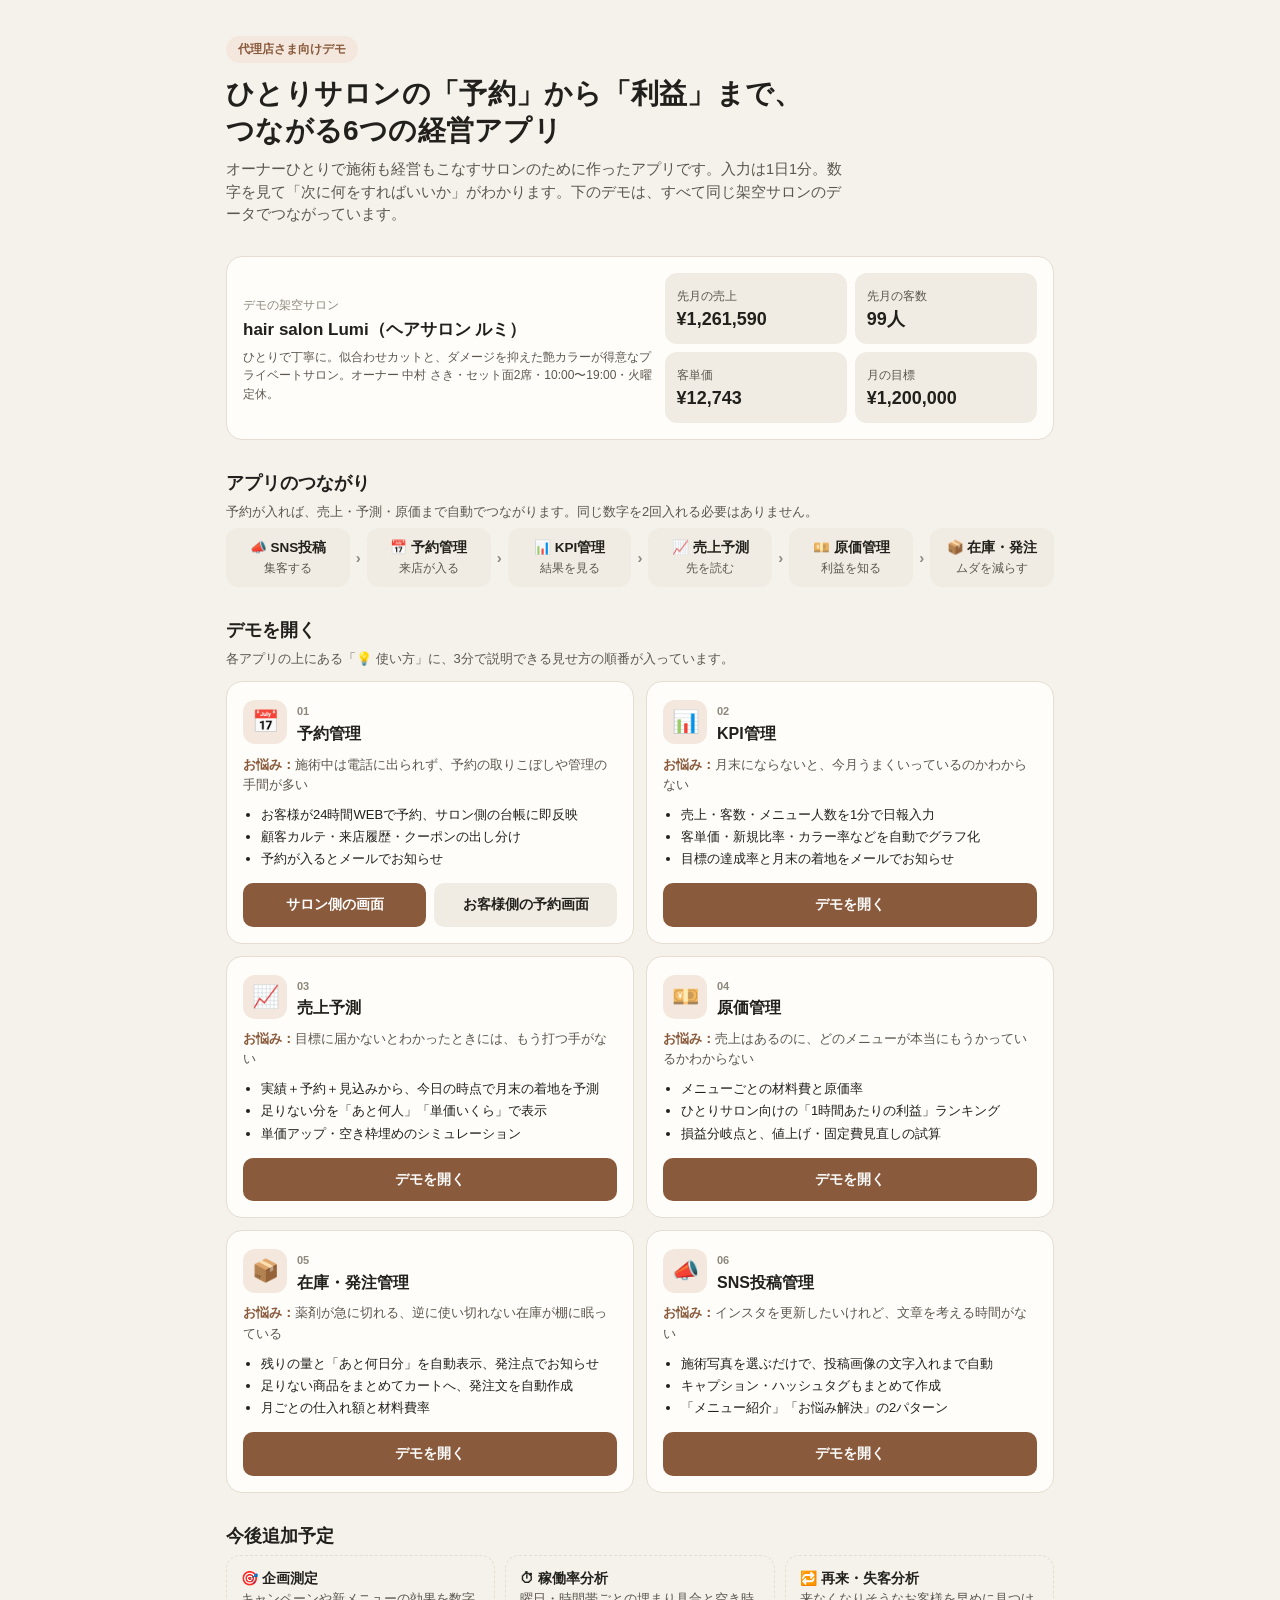
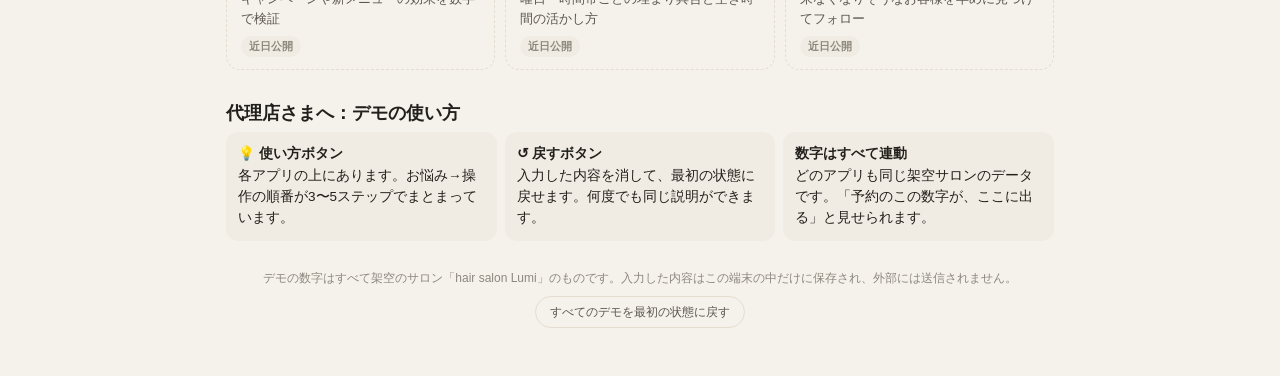
<file: index.html>
<!DOCTYPE html>
<html lang="ja">
<head>
<meta charset="UTF-8">
<meta name="viewport" content="width=device-width, initial-scale=1, viewport-fit=cover">
<title>ひとりサロン経営アプリ｜デモ一覧</title>
<link rel="stylesheet" href="common/app.css">
<style>
.hero{padding:36px 0 18px}
.hero .kicker{display:inline-block;font-size:12px;font-weight:700;color:var(--accent);background:var(--accent-soft);padding:4px 12px;border-radius:999px}
.hero h1{font-size:28px;line-height:1.35;margin:12px 0 8px;letter-spacing:.01em}
.hero p{margin:0;color:var(--text-2);font-size:14.5px;max-width:620px}
.salon{display:grid;grid-template-columns:1fr;gap:12px;align-items:center}
@media(min-width:680px){.salon{grid-template-columns:1.1fr 1fr}}
.salon h2{font-size:17px;margin:2px 0 4px}
.salon .tag{font-size:11.5px;color:var(--muted)}
.salon .stats{display:grid;grid-template-columns:repeat(2,1fr);gap:8px}
.salon .stats div{background:var(--surface-2);border-radius:12px;padding:10px 12px}
.salon .stats b{display:block;font-size:18px;font-variant-numeric:tabular-nums}
.salon .stats span{font-size:11.5px;color:var(--text-2)}
.flow{display:flex;flex-wrap:wrap;align-items:stretch;gap:6px;margin:6px 0 2px}
.flow .st{flex:1 1 110px;background:var(--surface-2);border-radius:12px;padding:10px;text-align:center;font-size:12px;color:var(--text-2)}
.flow .st b{display:block;font-size:13.5px;color:var(--text)}
.flow .ar{align-self:center;color:var(--muted);font-weight:700}
@media(max-width:560px){.flow .ar{display:none}.flow .st{flex:1 1 40%}}
.apps{display:grid;grid-template-columns:1fr;gap:12px;margin-top:12px}
@media(min-width:680px){.apps{grid-template-columns:1fr 1fr}}
.app{background:var(--surface);border:1px solid var(--border);border-radius:16px;padding:16px;display:flex;flex-direction:column;gap:8px}
.app .top{display:flex;align-items:center;gap:10px}
.app .ic{width:44px;height:44px;border-radius:12px;background:var(--accent-soft);display:flex;align-items:center;justify-content:center;font-size:22px;flex:none}
.app .no{font-size:11px;color:var(--muted);font-weight:700}
.app h3{margin:0;font-size:16px}
.app .pain{font-size:13px;color:var(--text-2);margin:0}
.app .pain::before{content:"お悩み：";font-weight:700;color:var(--accent)}
.app ul{margin:0;padding-left:18px;font-size:13px}
.app ul li{margin:2px 0}
.app .acts{display:flex;gap:8px;flex-wrap:wrap;margin-top:auto;padding-top:4px}
.app .acts a{flex:1;text-align:center;text-decoration:none;border-radius:10px;padding:11px 12px;font-weight:700;font-size:14px;background:var(--accent);color:var(--accent-ink)}
.app .acts a.sec{background:var(--surface-2);color:var(--text)}
.soon{display:grid;grid-template-columns:repeat(auto-fit,minmax(200px,1fr));gap:10px}
.soon div{border:1.5px dashed var(--border);border-radius:14px;padding:12px 14px;font-size:13px;color:var(--text-2)}
.soon b{display:block;color:var(--text);font-size:14px}
.soon small{display:inline-block;margin-top:6px;font-size:11px;font-weight:700;color:var(--muted);background:var(--surface-2);padding:2px 8px;border-radius:999px}
.howto{display:grid;grid-template-columns:1fr;gap:8px;font-size:13.5px}
@media(min-width:680px){.howto{grid-template-columns:repeat(3,1fr)}}
.howto div{background:var(--surface-2);border-radius:12px;padding:12px}
.howto b{display:block;margin-bottom:2px}
.sec-title{font-size:18px;margin:30px 0 4px}
.sec-lead{font-size:13px;color:var(--text-2);margin:0 0 6px}
footer{margin-top:28px;font-size:12px;color:var(--muted);text-align:center}
.resetall{background:none;border:1px solid var(--border);border-radius:999px;padding:6px 14px;font-size:12px;color:var(--text-2);cursor:pointer;margin-top:8px}
</style>
</head>
<body>
<script src="common/lumi-data.js"></script>
<div class="wrap">
  <section class="hero">
    <span class="kicker">代理店さま向けデモ</span>
    <h1>ひとりサロンの「予約」から「利益」まで、<br>つながる6つの経営アプリ</h1>
    <p>オーナーひとりで施術も経営もこなすサロンのために作ったアプリです。入力は1日1分。数字を見て「次に何をすればいいか」がわかります。下のデモは、すべて同じ架空サロンのデータでつながっています。</p>
  </section>

  <div class="card">
    <div class="salon">
      <div>
        <span class="tag">デモの架空サロン</span>
        <h2 id="sName"></h2>
        <p class="hint" id="sDesc" style="margin:0"></p>
      </div>
      <div class="stats" id="sStats"></div>
    </div>
  </div>

  <h2 class="sec-title">アプリのつながり</h2>
  <p class="sec-lead">予約が入れば、売上・予測・原価まで自動でつながります。同じ数字を2回入れる必要はありません。</p>
  <div class="flow">
    <div class="st"><b>📣 SNS投稿</b>集客する</div><span class="ar">›</span>
    <div class="st"><b>📅 予約管理</b>来店が入る</div><span class="ar">›</span>
    <div class="st"><b>📊 KPI管理</b>結果を見る</div><span class="ar">›</span>
    <div class="st"><b>📈 売上予測</b>先を読む</div><span class="ar">›</span>
    <div class="st"><b>💴 原価管理</b>利益を知る</div><span class="ar">›</span>
    <div class="st"><b>📦 在庫・発注</b>ムダを減らす</div>
  </div>

  <h2 class="sec-title">デモを開く</h2>
  <p class="sec-lead">各アプリの上にある「💡 使い方」に、3分で説明できる見せ方の順番が入っています。</p>
  <div class="apps">
    <div class="app">
      <div class="top"><span class="ic">📅</span><div><span class="no">01</span><h3>予約管理</h3></div></div>
      <p class="pain">施術中は電話に出られず、予約の取りこぼしや管理の手間が多い</p>
      <ul><li>お客様が24時間WEBで予約、サロン側の台帳に即反映</li><li>顧客カルテ・来店履歴・クーポンの出し分け</li><li>予約が入るとメールでお知らせ</li></ul>
      <div class="acts"><a href="yoyaku/admin.html">サロン側の画面</a><a class="sec" href="yoyaku/index.html">お客様側の予約画面</a></div>
    </div>
    <div class="app">
      <div class="top"><span class="ic">📊</span><div><span class="no">02</span><h3>KPI管理</h3></div></div>
      <p class="pain">月末にならないと、今月うまくいっているのかわからない</p>
      <ul><li>売上・客数・メニュー人数を1分で日報入力</li><li>客単価・新規比率・カラー率などを自動でグラフ化</li><li>目標の達成率と月末の着地をメールでお知らせ</li></ul>
      <div class="acts"><a href="kpi/index.html">デモを開く</a></div>
    </div>
    <div class="app">
      <div class="top"><span class="ic">📈</span><div><span class="no">03</span><h3>売上予測</h3></div></div>
      <p class="pain">目標に届かないとわかったときには、もう打つ手がない</p>
      <ul><li>実績＋予約＋見込みから、今日の時点で月末の着地を予測</li><li>足りない分を「あと何人」「単価いくら」で表示</li><li>単価アップ・空き枠埋めのシミュレーション</li></ul>
      <div class="acts"><a href="forecast/index.html">デモを開く</a></div>
    </div>
    <div class="app">
      <div class="top"><span class="ic">💴</span><div><span class="no">04</span><h3>原価管理</h3></div></div>
      <p class="pain">売上はあるのに、どのメニューが本当にもうかっているかわからない</p>
      <ul><li>メニューごとの材料費と原価率</li><li>ひとりサロン向けの「1時間あたりの利益」ランキング</li><li>損益分岐点と、値上げ・固定費見直しの試算</li></ul>
      <div class="acts"><a href="cost/index.html">デモを開く</a></div>
    </div>
    <div class="app">
      <div class="top"><span class="ic">📦</span><div><span class="no">05</span><h3>在庫・発注管理</h3></div></div>
      <p class="pain">薬剤が急に切れる、逆に使い切れない在庫が棚に眠っている</p>
      <ul><li>残りの量と「あと何日分」を自動表示、発注点でお知らせ</li><li>足りない商品をまとめてカートへ、発注文を自動作成</li><li>月ごとの仕入れ額と材料費率</li></ul>
      <div class="acts"><a href="stock/index.html">デモを開く</a></div>
    </div>
    <div class="app">
      <div class="top"><span class="ic">📣</span><div><span class="no">06</span><h3>SNS投稿管理</h3></div></div>
      <p class="pain">インスタを更新したいけれど、文章を考える時間がない</p>
      <ul><li>施術写真を選ぶだけで、投稿画像の文字入れまで自動</li><li>キャプション・ハッシュタグもまとめて作成</li><li>「メニュー紹介」「お悩み解決」の2パターン</li></ul>
      <div class="acts"><a href="sns/index.html">デモを開く</a></div>
    </div>
  </div>

  <h2 class="sec-title">今後追加予定</h2>
  <div class="soon">
    <div><b>🎯 企画測定</b>キャンペーンや新メニューの効果を数字で検証<br><small>近日公開</small></div>
    <div><b>⏱ 稼働率分析</b>曜日・時間帯ごとの埋まり具合と空き時間の活かし方<br><small>近日公開</small></div>
    <div><b>🔁 再来・失客分析</b>来なくなりそうなお客様を早めに見つけてフォロー<br><small>近日公開</small></div>
  </div>

  <h2 class="sec-title">代理店さまへ：デモの使い方</h2>
  <div class="howto">
    <div><b>💡 使い方ボタン</b>各アプリの上にあります。お悩み→操作の順番が3〜5ステップでまとまっています。</div>
    <div><b>↺ 戻すボタン</b>入力した内容を消して、最初の状態に戻せます。何度でも同じ説明ができます。</div>
    <div><b>数字はすべて連動</b>どのアプリも同じ架空サロンのデータです。「予約のこの数字が、ここに出る」と見せられます。</div>
  </div>

  <footer>
    デモの数字はすべて架空のサロン「hair salon Lumi」のものです。入力した内容はこの端末の中だけに保存され、外部には送信されません。<br>
    <button class="resetall" id="resetAll">すべてのデモを最初の状態に戻す</button>
  </footer>
</div>
<script>
(function(){
  const L = window.LUMI, U = L.util;
  const fmt = n => Math.round(n).toLocaleString("ja-JP");
  const last = U.addMonths(L.TODAY, -1).slice(0,7);
  const vs = L.visits.filter(v => v.date.slice(0,7) === last);
  const sales = vs.reduce((a,v)=>a+v.price+v.prodSales,0);
  document.getElementById("sName").textContent = L.salon.name + "（" + L.salon.kana + "）";
  document.getElementById("sDesc").textContent = `${L.salon.concept}。オーナー ${L.salon.owner}・セット面${L.salon.seats}席・${L.salon.open}〜${L.salon.close}・火曜定休。`;
  document.getElementById("sStats").innerHTML = [
    ["先月の売上", "¥" + fmt(sales)], ["先月の客数", vs.length + "人"],
    ["客単価", "¥" + fmt(sales / vs.length)], ["月の目標", "¥" + fmt(L.targetFor(last).sales)]
  ].map(([t,v]) => `<div><span>${t}</span><b>${v}</b></div>`).join("");
  document.getElementById("resetAll").onclick = () => {
    try { Object.keys(localStorage).filter(k => k.indexOf("lumi.") === 0).forEach(k => localStorage.removeItem(k)); sessionStorage.clear(); } catch (e) {}
    document.getElementById("resetAll").textContent = "✓ すべてのデモを最初の状態に戻しました";
  };
})();
</script>
</body>
</html>
</file>
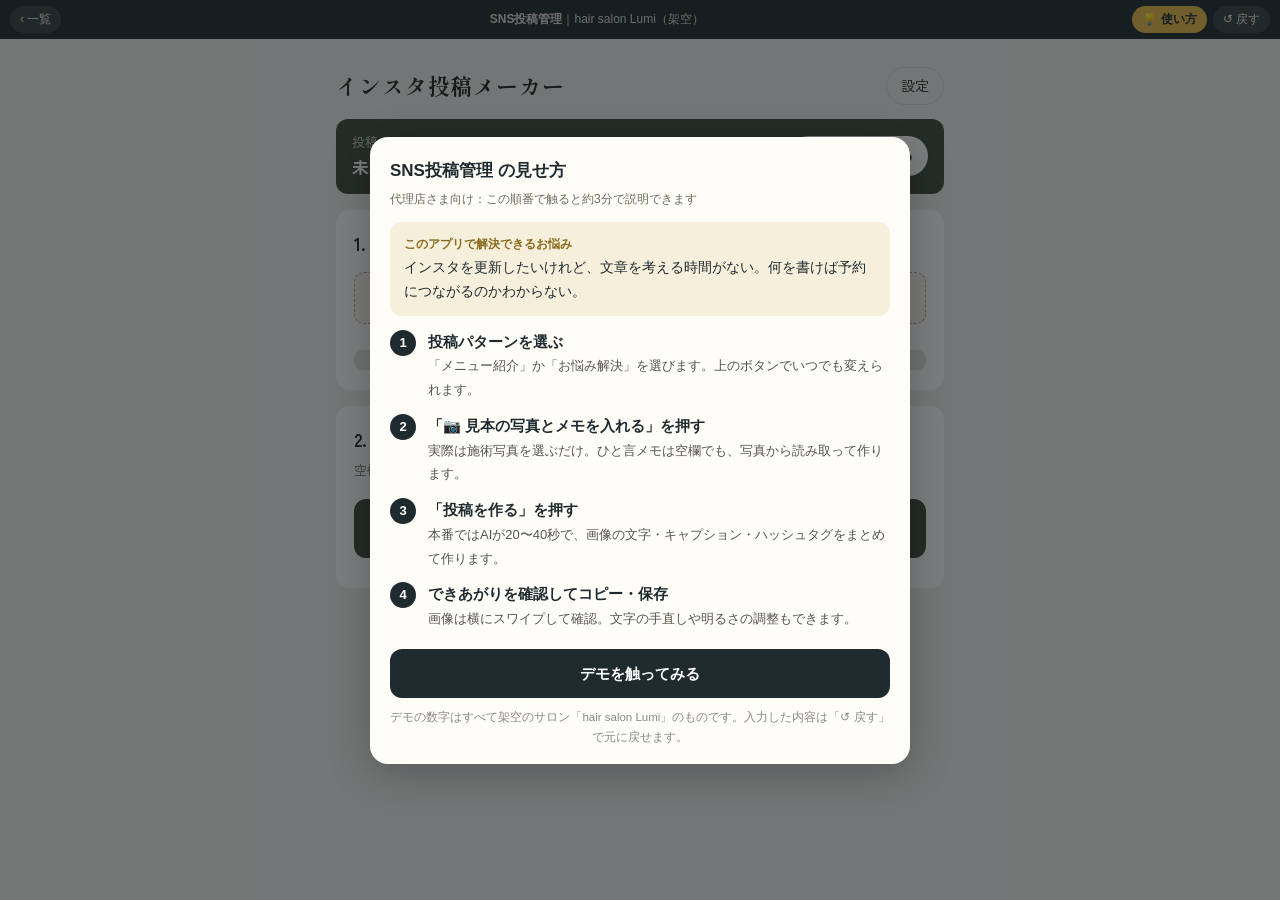
<file: sns/index.html>
<!DOCTYPE html>
<html lang="ja">
<head>
<meta charset="UTF-8">
<meta name="viewport" content="width=device-width, initial-scale=1, viewport-fit=cover">
<title>インスタ投稿メーカー</title>
<link rel="preconnect" href="https://fonts.googleapis.com">
<link rel="preconnect" href="https://fonts.gstatic.com" crossorigin>
<link href="https://fonts.googleapis.com/css2?family=Shippori+Mincho+B1:wght@500;700&family=Zen+Kaku+Gothic+New:wght@400;500;700&family=Cormorant+Garamond:ital,wght@1,500&family=Pinyon+Script&display=swap" rel="stylesheet">
<style>
:root{
  --bg:#ECEEEA; --surface:#FFFFFF; --ink:#23251F; --muted:#6B6F66;
  --line:#D5D8D0; --moss:#3F4A3A; --moss-soft:#E1E6DC; --warn:#8A5A2B;
  box-sizing:border-box;
  padding-top:env(safe-area-inset-top,0px);
  padding-bottom:env(safe-area-inset-bottom,0px);
}
*,*::before,*::after{box-sizing:inherit}
html,body{margin:0}
body{background:var(--bg);color:var(--ink);font-family:"Zen Kaku Gothic New","Hiragino Sans",sans-serif;font-size:16px;line-height:1.7;-webkit-text-size-adjust:100%}
.wrap{max-width:640px;margin:0 auto;padding:20px 16px 80px}
header{display:flex;align-items:center;justify-content:space-between;gap:10px;padding:8px 0 14px}
h1{font-family:"Shippori Mincho B1",serif;font-weight:700;font-size:22px;margin:0;letter-spacing:.04em}
.icon-btn{background:none;border:1px solid var(--line);border-radius:999px;padding:6px 14px;font:inherit;font-size:14px;color:var(--ink)}
.current{display:flex;align-items:center;justify-content:space-between;gap:10px;background:var(--moss);color:#fff;border-radius:12px;padding:12px 16px;margin-bottom:16px}
.current b{font-size:17px}
.current small{display:block;opacity:.8;font-size:13px}
.current button{background:#fff;color:var(--moss);border:none;border-radius:999px;padding:8px 14px;font:inherit;font-size:14px;font-weight:700;white-space:nowrap}
section{background:var(--surface);border-radius:14px;padding:20px 18px;margin-bottom:16px}
h2{font-size:17px;margin:0 0 4px;font-weight:700}
.hint{font-size:13px;color:var(--muted);margin:0 0 14px}
.photos{display:grid;grid-template-columns:repeat(var(--cols,2),1fr);gap:10px}
.slot{position:relative;aspect-ratio:4/5;border:1.5px dashed var(--line);border-radius:10px;display:flex;flex-direction:column;align-items:center;justify-content:center;text-align:center;overflow:hidden;background:#F7F8F5;color:var(--muted);font-size:13px;line-height:1.5;padding:6px}
.slot b{color:var(--ink);font-size:15px}
.slot img{position:absolute;inset:0;width:100%;height:100%;object-fit:cover}
.slot input{position:absolute;inset:0;opacity:0;width:100%;height:100%}
.slot .clear{position:absolute;top:6px;right:6px;z-index:2;background:rgba(0,0,0,.55);color:#fff;border:none;border-radius:999px;width:28px;height:28px;font-size:16px;line-height:28px;padding:0;display:none}
.slot.has .clear{display:block}
.pattern-note{margin:14px 0 0;padding:10px 12px;border-radius:8px;font-size:14px;background:var(--moss-soft)}
.pattern-note.b{background:#F3E9DC;color:var(--warn)}
label.f{display:block;font-size:14px;font-weight:500;margin:14px 0 6px}
input[type=text],input[type=url],input[type=password],textarea{width:100%;font:inherit;font-size:16px;padding:10px 12px;border:1px solid var(--line);border-radius:8px;background:#fff;color:var(--ink)}
textarea{resize:vertical;min-height:72px}
.primary{display:block;width:100%;margin-top:18px;padding:15px;border:none;border-radius:12px;background:var(--moss);color:#fff;font:inherit;font-size:17px;font-weight:700}
.primary:disabled{opacity:.55}
.secondary{padding:10px 16px;border:1px solid var(--moss);border-radius:10px;background:#fff;color:var(--moss);font:inherit;font-size:15px;font-weight:500}
.error{color:#A33;font-size:14px;margin-top:10px;white-space:pre-wrap}
.slides{display:flex;gap:10px;overflow-x:auto;scroll-snap-type:x mandatory;padding-bottom:6px}
.slides img{flex:0 0 78%;max-width:78%;scroll-snap-align:center;border-radius:8px;aspect-ratio:4/5;object-fit:cover}
.row{display:flex;gap:10px;flex-wrap:wrap;margin-top:14px}
.range{display:grid;grid-template-columns:5.5em 1fr;align-items:center;gap:10px;margin-top:10px;font-size:14px}
input[type=range]{width:100%;accent-color:var(--moss)}
details{border-top:1px solid var(--line);margin-top:16px;padding-top:12px}
summary{font-weight:500;cursor:pointer}
.count{font-size:12px;color:var(--muted);text-align:right}
:focus-visible{outline:2px solid var(--moss);outline-offset:2px}
dialog{border:none;border-radius:16px;padding:22px 18px;width:min(92vw,520px);max-height:88vh;overflow:auto;color:var(--ink)}
dialog::backdrop{background:rgba(20,22,18,.5)}
.pcard{display:grid;grid-template-columns:92px 1fr;gap:14px;align-items:center;width:100%;text-align:left;background:#F7F8F5;border:2px solid var(--line);border-radius:14px;padding:12px;margin-top:12px;font:inherit;color:var(--ink)}
.pcard.on{border-color:var(--moss);background:var(--moss-soft)}
.pcard b{display:block;font-size:17px;margin-bottom:2px}
.pcard span{display:block;font-size:13px;color:var(--muted);line-height:1.6}
.thumb{aspect-ratio:4/5;border-radius:8px;position:relative;overflow:hidden}
.thumb.menu{background:linear-gradient(160deg,#7A5240,#3E2A20)}
.thumb.menu i{position:absolute;left:10px;top:18%;font-family:"Shippori Mincho B1",serif;font-style:normal;font-weight:700;color:#fff;font-size:17px;line-height:1.25}
.thumb.menu i::first-letter{color:#D8BE96}
.thumb.menu em{position:absolute;left:0;top:76%;width:78%;height:16px;background:rgba(66,50,40,.7)}
.thumb.worry{background:#F1EFEB}
.thumb.worry i{position:absolute;left:10px;top:12px;font-family:"Shippori Mincho B1",serif;font-style:normal;font-weight:700;color:#2E2B27;font-size:10px;line-height:1.4;white-space:nowrap}
.thumb.worry em{position:absolute;left:10px;width:58px;height:5px;background:#BDB6AD;border-radius:2px}
.toast{position:fixed;left:50%;bottom:calc(24px + env(safe-area-inset-bottom,0px));transform:translateX(-50%);background:var(--ink);color:#fff;padding:10px 18px;border-radius:999px;font-size:14px;opacity:0;transition:opacity .2s;pointer-events:none;z-index:10}
.toast.show{opacity:1}
@media (prefers-reduced-motion:reduce){.toast{transition:none}}
</style>
</head>
<body>
<div class="wrap">
  <header>
    <h1>インスタ投稿メーカー</h1>
    <button class="icon-btn" id="openSettings">設定</button>
  </header>

  <div class="current">
    <div><small>投稿パターン</small><b id="currentName">未選択</b></div>
    <button id="openPattern">パターンを変える</button>
  </div>

  <section>
    <h2>1. 写真を選ぶ</h2>
    <p class="hint" id="photoHint"></p>
    <div class="photos" id="photos"></div>
    <p class="pattern-note" id="patternNote"></p>
  </section>

  <section>
    <h2>2. ひと言メモ</h2>
    <p class="hint">空欄でも写真から読み取って作ります。書くほど自然な文章になります。</p>
    <div id="memo"></div>
    <button class="primary" id="generate">投稿を作る</button>
    <div class="error" id="error"></div>
  </section>

  <section id="result" hidden>
    <h2>3. できあがり</h2>
    <p class="hint">横にスワイプして確認できます。画像は長押しでも保存できます。</p>
    <div class="slides" id="slides"></div>
    <button class="primary" id="saveImages">画像をまとめて保存</button>

    <div class="range"><span>明るさ</span><input type="range" id="bright" min="-20" max="20" value="4"></div>
    <div class="range"><span>あたたかさ</span><input type="range" id="warm" min="-10" max="10" value="2"></div>

    <label class="f" for="caption">キャプション</label>
    <textarea id="caption" style="min-height:240px"></textarea>
    <div class="count" id="captionCount"></div>
    <label class="f" for="hashtags">ハッシュタグ</label>
    <textarea id="hashtags" style="min-height:140px"></textarea>
    <div class="row">
      <button class="secondary" id="copyAll">本文＋タグをコピー</button>
      <button class="secondary" id="copyCaption">本文だけコピー</button>
    </div>

    <details>
      <summary>画像の文字を直す</summary>
      <div id="editFields"></div>
    </details>
  </section>
</div>

<dialog id="patternDlg">
  <h2>どのパターンで作りますか？</h2>
  <p class="hint">あとから上のボタンで変えられます。</p>
  <button class="pcard" data-p="menu">
    <div class="thumb menu"><i>秋の<br>艶髪の<br>作り方</i><em></em></div>
    <div><b>メニュー紹介</b><span>写真全面に明朝体のタイトルと帯を重ねる3枚構成。季節のおすすめやメニューの良さを伝える投稿に。写真は1〜3枚。</span></div>
  </button>
  <button class="pcard" data-p="worry">
    <div class="thumb worry"><i>こんなお悩み<br>ありませんか？</i><em style="top:58px"></em><em style="top:72px"></em><em style="top:86px"></em></div>
    <div><b>お悩み解決</b><span>お悩み → 原因と必要なこと → 仕上がりの流れで予約につなげる構成。Before／After の2枚がおすすめ（After だけでも作れます）。</span></div>
  </button>
</dialog>

<dialog id="settings">
  <h2>設定</h2>
  <p class="hint">この端末に保存されます。</p>
  <label class="f" for="sGas">GASのURL</label>
  <input type="url" id="sGas" placeholder="https://script.google.com/macros/s/.../exec">
  <label class="f" for="sPass">合言葉（GASで設定した場合のみ）</label>
  <input type="password" id="sPass">
  <label class="f" for="sSalon">サロン名（お悩み解決の表紙右下に入ります）</label>
  <input type="text" id="sSalon" placeholder="例：Dulce">
  <label class="f" for="sStaff">スタッフ名</label>
  <input type="text" id="sStaff" placeholder="例：tomo">
  <label class="f" for="sArea">エリア</label>
  <input type="text" id="sArea" placeholder="例：札幌 円山">
  <label class="f" for="sTags">必ず入れるハッシュタグ</label>
  <input type="text" id="sTags" placeholder="例：#札幌美容室 #札幌髪質改善">
  <label class="f" for="sCta">キャプション最後の予約案内</label>
  <textarea id="sCta" placeholder="例：ご予約・ご相談はプロフィールのリンクからどうぞ"></textarea>
  <button class="primary" id="saveSettings">保存する</button>
</dialog>

<div class="toast" id="toast"></div>

<script>
window.DEMO = {
  id: "sns", app: "SNS投稿管理",
  pain: "インスタを更新したいけれど、文章を考える時間がない。何を書けば予約につながるのかわからない。",
  steps: [
    { t: "投稿パターンを選ぶ", d: "「メニュー紹介」か「お悩み解決」を選びます。上のボタンでいつでも変えられます。" },
    { t: "「📷 見本の写真とメモを入れる」を押す", d: "実際は施術写真を選ぶだけ。ひと言メモは空欄でも、写真から読み取って作ります。" },
    { t: "「投稿を作る」を押す", d: "本番ではAIが20〜40秒で、画像の文字・キャプション・ハッシュタグをまとめて作ります。" },
    { t: "できあがりを確認してコピー・保存", d: "画像は横にスワイプして確認。文字の手直しや明るさの調整もできます。" }
  ],
  reset: function () { try { localStorage.removeItem("lumi.instaMakerSettings"); } catch (e) {} },
  onClose: function () { if (typeof state !== "undefined" && !state.pattern) openPattern(); }
};
</script>
<script src="../common/demo-kit.js"></script>
<script>
/* ========== 基本設定 ========== */
const W = 1080, H = 1350;
const MIN = '"Shippori Mincho B1", "Hiragino Mincho ProN", serif';
const SERIF_EN = '"Cormorant Garamond", serif';
const SCRIPT = '"Pinyon Script", "Cormorant Garamond", serif';
const PAPER = 'rgba(248,247,244,0.95)';
const DARK = '#2E2B27';
const TAUPE = '#8C8278';
const GOLD = '#D8BE96';
const $ = id => document.getElementById(id);

const PATTERNS = {
  menu: {
    name: 'メニュー紹介',
    hint: '1枚目の写真は必須です。2枚目・3枚目用の写真がなければ、1枚目の写真を切り抜き方を変えて使います。',
    cols: 3, required: 'p1',
    slots: [['p1', '写真1', '表紙用（必須）'], ['p2', '写真2', '解説用（任意）'], ['p3', '写真3', 'おすすめ用（任意）']],
    memo: [['theme', 'テーマ・季節', '例：秋の艶髪'], ['menu', 'メニュー', '例：プレトワカラー＋トリートメント'], ['note', '伝えたいこと（任意）', '例：ブラウンや暖色を少し入れると艶っぽく見える。くせが気になる方には髪質改善ストレート']]
  },
  worry: {
    name: 'お悩み解決',
    hint: 'Before と After の2枚がおすすめです。After だけでも作れます。',
    cols: 2, required: 'after',
    slots: [['before', 'Before', '施術前（任意）'], ['after', 'After', '仕上がり（必須）']],
    memo: [['worry', 'お客様の悩み', '例：朝、毛先がはねて広がる。ボブにすると子どもっぽくなるのが不安'], ['menu', 'メニュー', '例：カット＋髪質改善ストレート'], ['note', '補足（任意）', '例：乾かすだけでまとまるように内側を軽くした']]
  }
};

const state = { pattern: null, photos: {}, prepared: {}, data: null, files: [] };

/* ========== 設定 ========== */
const SKEY = 'lumi.instaMakerSettings';
function getSettings() { try { return JSON.parse(localStorage.getItem(SKEY)) || {}; } catch (e) { return {}; } }
function fillSettings() {
  const s = getSettings();
  $('sGas').value = s.gas || ''; $('sPass').value = s.pass || ''; $('sSalon').value = s.salon || '';
  $('sStaff').value = s.staff || ''; $('sArea').value = s.area || '札幌'; $('sTags').value = s.tags || '';
  $('sCta').value = s.cta || 'ご予約・ご相談はプロフィールのリンクからどうぞ';
}
$('openSettings').onclick = () => { fillSettings(); $('settings').showModal(); };
$('saveSettings').onclick = () => {
  const s = Object.assign(getSettings(), { gas: $('sGas').value.trim(), pass: $('sPass').value, salon: $('sSalon').value.trim(),
    staff: $('sStaff').value.trim(), area: $('sArea').value.trim(), tags: $('sTags').value.trim(), cta: $('sCta').value.trim() });
  try { localStorage.setItem(SKEY, JSON.stringify(s)); } catch (e) {}
  $('settings').close(); toast('設定を保存しました');
  if (!state.pattern) openPattern();
  else if (state.data) renderAll();
};

/* ========== パターン選択 ========== */
function openPattern() {
  document.querySelectorAll('.pcard').forEach(b => b.classList.toggle('on', b.dataset.p === state.pattern));
  $('patternDlg').showModal();
}
$('openPattern').onclick = openPattern;
$('patternDlg').addEventListener('cancel', e => { if (!state.pattern) e.preventDefault(); });
document.querySelectorAll('.pcard').forEach(btn => {
  btn.onclick = () => { $('patternDlg').close(); setPattern(btn.dataset.p); };
});
function setPattern(p) {
  if (state.pattern === p && $('photos').children.length) return;
  if (state.pattern !== p) {
    state.pattern = p; state.photos = {}; state.prepared = {}; state.data = null; state.files = [];
    $('result').hidden = true; $('error').textContent = '';
  }
  const def = PATTERNS[p];
  $('currentName').textContent = def.name;
  $('photoHint').textContent = def.hint;
  const box = $('photos'); box.style.setProperty('--cols', def.cols); box.innerHTML = '';
  def.slots.forEach(([k, title, sub]) => {
    const d = document.createElement('div'); d.className = 'slot'; d.id = 'slot-' + k;
    d.innerHTML = `<button class="clear" aria-label="${title}を外す">×</button><b>${title}</b>${sub}<input type="file" accept="image/*">`;
    d.querySelector('input').addEventListener('change', e => onPhoto(k, e.target.files[0]));
    d.querySelector('.clear').addEventListener('click', e => { e.preventDefault(); e.stopPropagation(); onPhoto(k, null); });
    box.appendChild(d);
  });
  const memo = $('memo'); memo.innerHTML = '';
  def.memo.forEach(([id, label, ph]) => {
    const l = document.createElement('label'); l.className = 'f'; l.htmlFor = 'memo-' + id; l.textContent = label;
    const isShort = id === 'menu' || id === 'theme';
    const el = document.createElement(isShort ? 'input' : 'textarea');
    if (isShort) el.type = 'text';
    el.id = 'memo-' + id; el.placeholder = ph;
    memo.appendChild(l); memo.appendChild(el);
  });
  try { const s = getSettings(); s.lastPattern = p; localStorage.setItem(SKEY, JSON.stringify(s)); } catch (e) {}
  updateNote();
}

/* ========== 写真の選択 ========== */
async function onPhoto(k, file) {
  const slot = $('slot-' + k);
  slot.querySelectorAll('img').forEach(n => n.remove());
  if (!file) {
    delete state.photos[k]; delete state.prepared[k];
    slot.querySelector('input').value = ''; slot.classList.remove('has');
  } else {
    const img = await loadImage(file);
    state.photos[k] = img; delete state.prepared[k];
    const prev = document.createElement('img'); prev.src = img.src; prev.alt = '';
    slot.insertBefore(prev, slot.querySelector('input'));
    slot.classList.add('has');
  }
  updateNote();
  if (state.data && state.photos[PATTERNS[state.pattern].required]) {
    if (state.pattern === 'worry') buildEditFields();
    renderAll();
  }
}
function loadImage(file) {
  return new Promise((res, rej) => { const img = new Image(); img.onload = () => res(img); img.onerror = rej; img.src = URL.createObjectURL(file); });
}
function apiPattern() {
  if (state.pattern === 'menu') return 'menu';
  return state.photos.before && state.photos.after ? 'worryA' : 'worryB';
}
function updateNote() {
  const n = $('patternNote'), p = state.pattern;
  if (!p) { n.textContent = ''; return; }
  if (p === 'menu') {
    n.className = 'pattern-note';
    if (!state.photos.p1) { n.textContent = '写真1を選んでください。'; return; }
    const extra = ['p2', 'p3'].filter(k => state.photos[k]).length;
    n.textContent = extra === 2 ? '3枚それぞれの写真で作ります。' : '3枚構成で作ります。足りない分は写真1を使います。';
    return;
  }
  if (!state.photos.after) { n.className = 'pattern-note'; n.textContent = 'After写真を選んでください。'; return; }
  if (apiPattern() === 'worryA') { n.className = 'pattern-note'; n.textContent = 'Before／After の5枚構成で作ります。'; }
  else { n.className = 'pattern-note b'; n.textContent = 'After写真1枚の4枚構成で作ります。比較がないぶん説得力は少し下がるので、Before写真があれば追加するのがおすすめです。'; }
}

/* ========== AIに依頼 ========== */
function toJpegBase64(img, max, q) {
  const s = Math.min(1, max / Math.max(img.naturalWidth, img.naturalHeight));
  const c = document.createElement('canvas');
  c.width = Math.round(img.naturalWidth * s); c.height = Math.round(img.naturalHeight * s);
  c.getContext('2d').drawImage(img, 0, 0, c.width, c.height);
  return c.toDataURL('image/jpeg', q).split(',')[1];
}
function memoVal(id) { const el = $('memo-' + id); return el ? el.value.trim() : ''; }
$('generate').onclick = async () => {
  $('error').textContent = '';
  const s = getSettings();
  if (!s.gas) { fillSettings(); $('settings').showModal(); return; }
  if (!state.pattern) { openPattern(); return; }
  const def = PATTERNS[state.pattern];
  if (!state.photos[def.required]) { $('error').textContent = (state.pattern === 'menu' ? '写真1' : 'After写真') + 'を選んでください。'; return; }
  const btn = $('generate'); btn.disabled = true; btn.textContent = '作成中…（20〜40秒ほど）';
  try {
    const ap = apiPattern();
    const images = [];
    if (state.pattern === 'menu') {
      [['p1', '写真1（表紙用）'], ['p2', '写真2（解説用）'], ['p3', '写真3（おすすめ用）']].forEach(([k, label]) => {
        if (state.photos[k]) images.push({ label: '【' + label + '】', data: toJpegBase64(state.photos[k], 1024, 0.82) });
      });
    } else {
      if (ap === 'worryA') images.push({ label: '【Before写真（施術前）】', data: toJpegBase64(state.photos.before, 1024, 0.82) });
      images.push({ label: '【After写真（仕上がり）】', data: toJpegBase64(state.photos.after, 1024, 0.82) });
    }
    const body = { pattern: ap, images, passcode: s.pass || '', salonName: s.salon, staffName: s.staff, area: s.area,
      fixedTags: s.tags, cta: s.cta, theme: memoVal('theme'), worry: memoVal('worry'), menu: memoVal('menu'), note: memoVal('note') };
    const res = await fetch(s.gas, { method: 'POST', body: JSON.stringify(body) });
    const json = await res.json();
    if (!json.ok) throw new Error(json.error || '作成に失敗しました。');
    state.data = state.pattern === 'menu' ? normalizeMenu(json.data) : normalizeWorry(json.data);
    $('caption').value = state.data.caption;
    $('hashtags').value = state.data.hashtags.join('\n');
    updateCount();
    buildEditFields();
    $('result').hidden = false;
    await renderAll();
    $('result').scrollIntoView({ behavior: 'smooth', block: 'start' });
  } catch (err) {
    $('error').textContent = err.message + '\nGASのURLと合言葉、通信状況を確認してもう一度お試しください。';
  } finally {
    btn.disabled = false; btn.textContent = '投稿を作る';
  }
};
function tagsOf(d) { return (d.hashtags || []).map(t => String(t).trim()).filter(Boolean).map(t => t.startsWith('#') ? t : '#' + t); }
function normalizeMenu(d) {
  d = d || {}; const o = x => x || {};
  const c = o(d.cover), t = o(d.detail), a = o(d.appeal);
  return {
    cover: { accent: c.accent || '', title: c.title || '', sub: c.sub || '' },
    detail: { title: t.title || '', body: t.body || '', label1: t.label1 || '', text1: t.text1 || '', label2: t.label2 || '', text2: t.text2 || '' },
    appeal: { catch: a.catch || '', title: a.title || '', sub: a.sub || '' },
    caption: d.caption || '', hashtags: tagsOf(d)
  };
}
function normalizeWorry(d) {
  d = d || {}; const o = x => x || {};
  return {
    cover: { hook: o(d.cover).hook || '', sub: o(d.cover).sub || '' },
    worries: { title: o(d.worries).title || 'こんなお悩み、ありませんか？', items: (o(d.worries).items || []).slice(0, 4) },
    cause: { title: o(d.cause).title || '', body: o(d.cause).body || '', need: o(d.cause).need || '' },
    solution: { menu: o(d.solution).menu || '', body: o(d.solution).body || '' },
    result: { title: o(d.result).title || '', points: (o(d.result).points || []).slice(0, 3) },
    caption: d.caption || '', hashtags: tagsOf(d)
  };
}

/* ========== 文字の手直し ========== */
const FIELDS = {
  menu: [
    ['cover.accent', '1枚目：英字'], ['cover.title', '1枚目：タイトル'], ['cover.sub', '1枚目：帯の文'],
    ['detail.title', '2枚目：見出し'], ['detail.body', '2枚目：帯の文'], ['detail.label1', '2枚目：小見出し1'], ['detail.text1', '2枚目：説明1'],
    ['detail.label2', '2枚目：小見出し2'], ['detail.text2', '2枚目：説明2'],
    ['appeal.catch', '3枚目：呼びかけ'], ['appeal.title', '3枚目：メニュー名'], ['appeal.sub', '3枚目：帯の文']
  ],
  worry: [
    ['cover.hook', '表紙：ひと言'], ['cover.sub', '表紙：補足'],
    ['worries.title', 'お悩み：見出し'], ['worries.items', 'お悩み：項目（1行に1つ）', true],
    ['cause.title', '原因：見出し'], ['cause.body', '原因：説明'], ['cause.need', '必要なこと', false, 'worryA'],
    ['solution.menu', 'メニュー名'], ['solution.body', 'やったこと'],
    ['result.title', '仕上がり：見出し'], ['result.points', '仕上がり：変化（1行に1つ）', true]
  ]
};
function getPath(path) { const [a, b] = path.split('.'); return state.data[a][b]; }
function setPath(path, v) { const [a, b] = path.split('.'); state.data[a][b] = v; }
function buildEditFields() {
  const box = $('editFields'); box.innerHTML = '';
  FIELDS[state.pattern].forEach(([path, label, isList, only]) => {
    if (only && only !== apiPattern()) return;
    const l = document.createElement('label'); l.className = 'f'; l.textContent = label;
    const t = document.createElement('textarea'); t.style.minHeight = isList ? '100px' : '60px';
    const v = getPath(path); t.value = isList ? v.join('\n') : v;
    t.addEventListener('input', () => { setPath(path, isList ? t.value.split('\n').map(x => x.trim()).filter(Boolean) : t.value); debounceRender(); });
    l.appendChild(t); box.appendChild(l);
  });
}
let rt; function debounceRender() { clearTimeout(rt); rt = setTimeout(renderAll, 450); }
$('bright').addEventListener('input', () => { state.prepared = {}; debounceRender(); });
$('warm').addEventListener('input', () => { state.prepared = {}; debounceRender(); });
$('caption').addEventListener('input', updateCount);
function updateCount() { $('captionCount').textContent = $('caption').value.length + '文字'; }

/* ========== 写真の加工 ========== */
function mk(w, h) { const c = document.createElement('canvas'); c.width = w; c.height = h; return { c, x: c.getContext('2d') }; }
function prepPhoto(img) {
  const max = 1600, s = Math.min(1, max / Math.max(img.naturalWidth, img.naturalHeight));
  const { c, x } = mk(Math.round(img.naturalWidth * s), Math.round(img.naturalHeight * s));
  x.drawImage(img, 0, 0, c.width, c.height);
  const bright = +$('bright').value, warm = +$('warm').value;
  if (bright || warm) {
    const d = x.getImageData(0, 0, c.width, c.height), p = d.data, b = 1 + bright / 100;
    for (let i = 0; i < p.length; i += 4) {
      p[i] = p[i] * b + warm * 1.8; p[i + 1] = p[i + 1] * b + warm * 0.5; p[i + 2] = p[i + 2] * b - warm * 1.8;
    }
    x.putImageData(d, 0, 0);
  }
  return c;
}
function blurred(src) {
  let cur = src;
  for (let i = 0; i < 4; i++) {
    const n = mk(Math.max(8, Math.round(cur.width / 2)), Math.max(8, Math.round(cur.height / 2)));
    n.x.imageSmoothingQuality = 'high'; n.x.drawImage(cur, 0, 0, n.c.width, n.c.height); cur = n.c;
  }
  const out = mk(src.width, src.height); out.x.imageSmoothingQuality = 'high'; out.x.drawImage(cur, 0, 0, src.width, src.height);
  return out.c;
}
function photo(k) {
  if (!state.photos[k]) return null;
  if (!state.prepared[k]) state.prepared[k] = { src: prepPhoto(state.photos[k]), blur: null };
  return state.prepared[k].src;
}
function photoBlur(k) {
  if (!photo(k)) return null;
  if (!state.prepared[k].blur) state.prepared[k].blur = blurred(state.prepared[k].src);
  return state.prepared[k].blur;
}
function drawCover(ctx, src, x, y, w, h, zoom = 1, fx = 0.5, fy = 0.5) {
  const s = Math.max(w / src.width, h / src.height) * zoom, sw = w / s, sh = h / s;
  ctx.drawImage(src, (src.width - sw) * fx, (src.height - sh) * fy, sw, sh, x, y, w, h);
}
function shade(ctx, a) { ctx.fillStyle = `rgba(24,22,20,${a})`; ctx.fillRect(0, 0, W, H); }
function bottomGrad(ctx, from, a) {
  const g = ctx.createLinearGradient(0, from, 0, H);
  g.addColorStop(0, 'rgba(24,22,20,0)'); g.addColorStop(1, `rgba(24,22,20,${a})`);
  ctx.fillStyle = g; ctx.fillRect(0, from, W, H - from);
}
function leftGrad(ctx, a) {
  const g = ctx.createLinearGradient(0, 0, W * 0.85, 0);
  g.addColorStop(0, `rgba(24,22,20,${a})`); g.addColorStop(1, 'rgba(24,22,20,0)');
  ctx.fillStyle = g; ctx.fillRect(0, 0, W, H);
}
function panel(ctx, top) { ctx.fillStyle = PAPER; ctx.fillRect(0, top, W, H - top); }
function band(ctx, y, h, w) { ctx.fillStyle = 'rgba(66,50,40,0.58)'; ctx.fillRect(0, y, Math.min(W, w), h); }
function shadowOn(ctx) { ctx.shadowColor = 'rgba(0,0,0,.38)'; ctx.shadowBlur = 22; ctx.shadowOffsetY = 2; }
function shadowOff(ctx) { ctx.shadowColor = 'transparent'; ctx.shadowBlur = 0; ctx.shadowOffsetY = 0; }
function rule(ctx, x, y, w, color) { ctx.fillStyle = color; ctx.fillRect(x, y, w, 2); }
function swoosh(ctx, x1, y1, x2, y2) {
  ctx.save(); ctx.strokeStyle = 'rgba(255,255,255,.85)'; ctx.lineWidth = 2.5; ctx.lineCap = 'round';
  ctx.beginPath(); ctx.moveTo(x1, y1); ctx.quadraticCurveTo((x1 + x2) / 2, Math.max(y1, y2) + 10, x2, y2); ctx.stroke(); ctx.restore();
}
function roundRect(ctx, x, y, w, h, r) {
  ctx.beginPath(); ctx.moveTo(x + r, y); ctx.arcTo(x + w, y, x + w, y + h, r); ctx.arcTo(x + w, y + h, x, y + h, r);
  ctx.arcTo(x, y + h, x, y, r); ctx.arcTo(x, y, x + w, y, r); ctx.closePath();
}
function checkBox(ctx, x, y, s, color) {
  ctx.save(); ctx.strokeStyle = color; ctx.lineWidth = 2.5; ctx.strokeRect(x, y, s, s);
  ctx.lineWidth = 4; ctx.lineCap = 'round'; ctx.lineJoin = 'round';
  ctx.beginPath(); ctx.moveTo(x + s * .22, y + s * .52); ctx.lineTo(x + s * .43, y + s * .74); ctx.lineTo(x + s * .82, y + s * .26); ctx.stroke();
  ctx.restore();
}

/* ========== 文字の配置 ========== */
const NO_HEAD = '、。，．」』）！？!?ー…ぁぃぅぇぉっゃゅょァィゥェォッャュョ';
function tw(ctx, s, track) { return ctx.measureText(s).width + (track || 0) * Math.max(0, [...s].length - 1); }
function wrapLines(ctx, text, maxW, track) {
  const out = [];
  String(text || '').split('\n').forEach(par => {
    let line = '';
    for (const ch of par) {
      const t = line + ch;
      if (tw(ctx, t, track) > maxW && line) {
        if (NO_HEAD.includes(ch)) { line = t; continue; }
        out.push(line); line = ch;
      } else line = t;
    }
    out.push(line);
  });
  return out;
}
function block(ctx, text, o) {
  let size = o.size, lines;
  while (true) {
    ctx.font = `${o.weight} ${size}px ${o.font}`;
    lines = wrapLines(ctx, text, o.maxW, o.track);
    if (lines.length <= o.maxLines || size <= o.size * 0.6) break;
    size -= 2;
  }
  lines = lines.slice(0, o.maxLines);
  const lh = size * (o.lh || 1.5);
  return { lines, size, lh, h: lines.length * lh, o };
}
function blockWidth(ctx, b) {
  ctx.font = `${b.o.weight} ${b.size}px ${b.o.font}`;
  return Math.max(0, ...b.lines.map(l => tw(ctx, l, b.o.track)));
}
function put(ctx, b, x, y, color, align = 'left') {
  ctx.font = `${b.o.weight} ${b.size}px ${b.o.font}`;
  ctx.textBaseline = 'top'; ctx.textAlign = 'left';
  const track = b.o.track || 0;
  b.lines.forEach((l, i) => {
    const w = tw(ctx, l, track);
    let cx = align === 'center' ? x - w / 2 : align === 'right' ? x - w : x;
    const ly = y + i * b.lh;
    if (!track && !(b.o.accent && i === 0)) { ctx.fillStyle = color; ctx.fillText(l, cx, ly); return; }
    [...l].forEach((ch, j) => {
      ctx.fillStyle = (b.o.accent && i === 0 && j === 0) ? b.o.accent : color;
      ctx.fillText(ch, cx, ly); cx += ctx.measureText(ch).width + track;
    });
  });
  return y + b.h;
}
function bandText(ctx, b, y) {
  const pad = 34;
  band(ctx, y, b.h + pad * 2, blockWidth(ctx, b) + 200);
  put(ctx, b, 100, y + pad + 4, '#fff');
  return y + b.h + pad * 2;
}

/* ========== メニュー紹介 ========== */
function menuPhoto(k, alt) {
  const p = photo(k);
  return p ? { src: p, zoom: 1, fy: 0.4 } : { src: photo('p1'), zoom: alt.zoom, fy: alt.fy };
}
function slideMenuCover(ctx, D) {
  const ph = menuPhoto('p1', {});
  drawCover(ctx, ph.src, 0, 0, W, H, 1, 0.5, 0.4); leftGrad(ctx, 0.45);
  const title = block(ctx, D.cover.title, { font: MIN, weight: 700, size: 128, maxW: 900, maxLines: 2, lh: 1.25, accent: GOLD });
  const sub = block(ctx, D.cover.sub, { font: MIN, weight: 500, size: 42, maxW: 780, maxLines: 2, lh: 1.7, track: 6 });
  const total = 150 + title.h + 30 + 50 + sub.h + 68;
  let y = Math.max(80, (H - total) / 2);
  if (D.cover.accent) {
    ctx.save(); ctx.translate(80, y + 110); ctx.rotate(-0.14);
    ctx.font = `100px ${SCRIPT}`; ctx.textBaseline = 'alphabetic'; ctx.textAlign = 'left';
    const aw = ctx.measureText(D.cover.accent).width;
    shadowOn(ctx); ctx.fillStyle = '#fff'; ctx.fillText(D.cover.accent, 0, 0); shadowOff(ctx);
    swoosh(ctx, -40, 34, aw + 140, -18);
    ctx.restore();
  }
  y += 150;
  shadowOn(ctx); y = put(ctx, title, 90, y, '#fff') + 30; shadowOff(ctx);
  rule(ctx, 90, y, 560, 'rgba(255,255,255,.8)'); y += 50;
  bandText(ctx, sub, y);
}
function slideMenuDetail(ctx, D) {
  const ph = menuPhoto('p2', { zoom: 1.15, fy: 0.3 });
  drawCover(ctx, ph.src, 0, 0, W, H, ph.zoom, 0.5, ph.fy); leftGrad(ctx, 0.45);
  let y = 90;
  const title = block(ctx, D.detail.title, { font: MIN, weight: 700, size: 108, maxW: 920, maxLines: 2, lh: 1.28 });
  shadowOn(ctx); y = put(ctx, title, 90, y, '#fff') + 26; shadowOff(ctx);
  rule(ctx, 90, y, 620, 'rgba(255,255,255,.8)'); y += 44;
  if (D.detail.body) y = bandText(ctx, block(ctx, D.detail.body, { font: MIN, weight: 500, size: 38, maxW: 860, maxLines: 2, lh: 1.75, track: 4 }), y) + 56;
  [[D.detail.label1, D.detail.text1], [D.detail.label2, D.detail.text2]].forEach(([label, text]) => {
    if (label) {
      const lb = block(ctx, label, { font: MIN, weight: 500, size: 34, maxW: 860, maxLines: 1, lh: 1.2, track: 3 });
      const pw = blockWidth(ctx, lb) + 64;
      ctx.fillStyle = 'rgba(246,242,237,0.9)'; roundRect(ctx, 90, y, pw, 68, 34); ctx.fill();
      put(ctx, lb, 122, y + 14, '#4A4038'); y += 68 + 22;
    }
    if (text) {
      const tb = block(ctx, text, { font: MIN, weight: 500, size: 40, maxW: 880, maxLines: 2, lh: 1.65, track: 2 });
      shadowOn(ctx); y = put(ctx, tb, 95, y, '#fff') + 44; shadowOff(ctx);
    }
  });
}
function slideMenuAppeal(ctx, D) {
  const ph = menuPhoto('p3', { zoom: 1.08, fy: 0.6 });
  drawCover(ctx, ph.src, 0, 0, W, H, ph.zoom, 0.5, ph.fy); leftGrad(ctx, 0.45);
  const cat = block(ctx, D.appeal.catch, { font: MIN, weight: 500, size: 46, maxW: 620, maxLines: 2, lh: 1.55, track: 2 });
  const title = block(ctx, D.appeal.title, { font: MIN, weight: 700, size: 130, maxW: 940, maxLines: 2, lh: 1.25 });
  const sub = block(ctx, D.appeal.sub, { font: MIN, weight: 500, size: 52, maxW: 760, maxLines: 2, lh: 1.65, track: 8 });
  const total = cat.h + 110 + title.h + 30 + 50 + sub.h + 68;
  let y = Math.max(80, (H - total) / 2 + 30);
  if (D.appeal.catch) {
    const cw = blockWidth(ctx, cat);
    ctx.save(); ctx.translate(80, y + cat.h); ctx.rotate(-0.17);
    shadowOn(ctx); put(ctx, cat, 0, -cat.h, '#fff'); shadowOff(ctx);
    swoosh(ctx, -40, 26, cw + 60, -34);
    ctx.restore();
  }
  y += cat.h + 110;
  shadowOn(ctx); y = put(ctx, title, 90, y, '#fff') + 30; shadowOff(ctx);
  rule(ctx, 90, y, 620, 'rgba(255,255,255,.8)'); y += 50;
  bandText(ctx, sub, y);
}

/* ========== お悩み解決 ========== */
function slideWorryCover(ctx, D, S) {
  drawCover(ctx, photo('after'), 0, 0, W, H, 1, 0.5, 0.4);
  bottomGrad(ctx, H * 0.42, 0.66);
  shadowOn(ctx);
  const hook = block(ctx, D.cover.hook, { font: MIN, weight: 700, size: 86, maxW: 900, maxLines: 3, lh: 1.38 });
  const sub = block(ctx, D.cover.sub, { font: MIN, weight: 500, size: 38, maxW: 900, maxLines: 2, lh: 1.6 });
  let y = H - 130 - sub.h - 52 - hook.h;
  y = put(ctx, hook, 80, y, '#fff') + 22;
  shadowOff(ctx); rule(ctx, 80, y, 300, 'rgba(255,255,255,.75)'); shadowOn(ctx);
  put(ctx, sub, 80, y + 28, 'rgba(255,255,255,.94)');
  if (S.salon) put(ctx, block(ctx, S.salon, { font: MIN, weight: 500, size: 28, maxW: 400, maxLines: 1 }), W - 60, H - 74, 'rgba(255,255,255,.85)', 'right');
  shadowOff(ctx);
}
function slideWorries(ctx, D, isA) {
  if (isA) { drawCover(ctx, photo('before'), 0, 0, W, H, 1, 0.5, 0.4); shade(ctx, 0.5); }
  else { drawCover(ctx, photoBlur('after'), 0, 0, W, H); shade(ctx, 0.42); }
  shadowOn(ctx);
  const title = block(ctx, D.worries.title, { font: MIN, weight: 700, size: 68, maxW: 920, maxLines: 2, lh: 1.4 });
  const items = D.worries.items.map(t => block(ctx, t, { font: MIN, weight: 500, size: 46, maxW: 800, maxLines: 2, lh: 1.45 }));
  const gap = 58, itemsH = items.reduce((s, b) => s + Math.max(b.h, 60), 0) + gap * Math.max(0, items.length - 1);
  let y = Math.max(140, (H - (title.h + 90 + itemsH)) / 2);
  y = put(ctx, title, 80, y, '#fff') + 20;
  shadowOff(ctx); rule(ctx, 80, y, 260, 'rgba(255,255,255,.7)'); shadowOn(ctx);
  y += 70;
  items.forEach(b => { shadowOff(ctx); checkBox(ctx, 80, y + 6, 50, '#fff'); shadowOn(ctx); put(ctx, b, 160, y, '#fff'); y += Math.max(b.h, 60) + gap; });
  shadowOff(ctx);
}
function slideCauseA(ctx, D) {
  drawCover(ctx, photoBlur('before'), 0, 0, W, H); shade(ctx, 0.35);
  const top = 600;
  const title = block(ctx, D.cause.title, { font: MIN, weight: 700, size: 70, maxW: 920, maxLines: 2, lh: 1.4 });
  shadowOn(ctx); put(ctx, title, 80, top - 80 - title.h, '#fff'); shadowOff(ctx);
  panel(ctx, top);
  let y = top + 80;
  y = put(ctx, block(ctx, D.cause.body, { font: MIN, weight: 500, size: 40, maxW: 920, maxLines: 4, lh: 1.75 }), 80, y, DARK) + 50;
  rule(ctx, 80, y, 80, TAUPE); y += 36;
  y = put(ctx, block(ctx, 'だから必要なのは', { font: MIN, weight: 500, size: 30, maxW: 900, maxLines: 1 }), 80, y, TAUPE) + 14;
  put(ctx, block(ctx, D.cause.need, { font: MIN, weight: 700, size: 56, maxW: 920, maxLines: 2, lh: 1.35 }), 80, y, DARK);
}
function slideSolutionA(ctx, D) {
  drawCover(ctx, photo('after'), 0, 0, W, H, 1.35, 0.5, 0.35);
  const top = H - 390; panel(ctx, top);
  let y = top + 62;
  y = put(ctx, block(ctx, '今回のメニュー', { font: MIN, weight: 500, size: 30, maxW: 900, maxLines: 1 }), 80, y, TAUPE) + 14;
  y = put(ctx, block(ctx, D.solution.menu, { font: MIN, weight: 700, size: 56, maxW: 920, maxLines: 1, lh: 1.4 }), 80, y, DARK) + 20;
  put(ctx, block(ctx, D.solution.body, { font: MIN, weight: 500, size: 38, maxW: 920, maxLines: 2, lh: 1.65 }), 80, y, DARK);
}
function slideResultA(ctx, D) {
  const ph = 900, half = (W - 6) / 2;
  ctx.fillStyle = '#fff'; ctx.fillRect(0, 0, W, H);
  drawCover(ctx, photo('before'), 0, 0, half, ph, 1, 0.5, 0.4);
  drawCover(ctx, photo('after'), half + 6, 0, half, ph, 1, 0.5, 0.4);
  shadowOn(ctx);
  ctx.font = `italic 500 60px ${SERIF_EN}`; ctx.fillStyle = '#fff'; ctx.textAlign = 'left'; ctx.textBaseline = 'top';
  ctx.fillText('Before', 36, 30); ctx.fillText('After', half + 42, 30);
  shadowOff(ctx);
  ctx.fillStyle = '#F8F7F4'; ctx.fillRect(0, ph, W, H - ph);
  let y = ph + 54;
  y = put(ctx, block(ctx, D.result.title, { font: MIN, weight: 700, size: 52, maxW: 940, maxLines: 1, lh: 1.4 }), W / 2, y, DARK, 'center') + 26;
  const pts = D.result.points.map(t => block(ctx, t, { font: MIN, weight: 500, size: 40, maxW: 600, maxLines: 1, lh: 1.5 }));
  const widest = Math.max(0, ...pts.map(b => blockWidth(ctx, b)));
  const x0 = (W - (widest + 70)) / 2;
  pts.forEach(b => { checkBox(ctx, x0, y + 12, 38, TAUPE); put(ctx, b, x0 + 70, y, DARK); y += 78; });
}
function slideCauseSolutionB(ctx, D) {
  drawCover(ctx, photo('after'), 0, 0, W, H, 1.45, 0.5, 0.45);
  const top = 560; panel(ctx, top);
  let y = top + 70;
  y = put(ctx, block(ctx, D.cause.title, { font: MIN, weight: 700, size: 52, maxW: 920, maxLines: 2, lh: 1.4 }), 80, y, DARK) + 24;
  y = put(ctx, block(ctx, D.cause.body, { font: MIN, weight: 500, size: 36, maxW: 920, maxLines: 3, lh: 1.7 }), 80, y, DARK) + 40;
  rule(ctx, 80, y, 80, TAUPE); y += 34;
  y = put(ctx, block(ctx, 'そこで今回は', { font: MIN, weight: 500, size: 28, maxW: 900, maxLines: 1 }), 80, y, TAUPE) + 12;
  y = put(ctx, block(ctx, D.solution.menu, { font: MIN, weight: 700, size: 46, maxW: 920, maxLines: 1, lh: 1.4 }), 80, y, DARK) + 12;
  put(ctx, block(ctx, D.solution.body, { font: MIN, weight: 500, size: 34, maxW: 920, maxLines: 2, lh: 1.6 }), 80, y, DARK);
}
function slideResultB(ctx, D) {
  drawCover(ctx, photo('after'), 0, 0, W, H, 1, 0.5, 0.4);
  bottomGrad(ctx, H * 0.38, 0.7);
  shadowOn(ctx);
  const title = block(ctx, D.result.title, { font: MIN, weight: 700, size: 64, maxW: 920, maxLines: 2, lh: 1.4 });
  const pts = D.result.points.map(t => block(ctx, t, { font: MIN, weight: 500, size: 40, maxW: 820, maxLines: 1, lh: 1.5 }));
  let y = H - 110 - pts.length * 78 - 50 - title.h;
  y = put(ctx, title, 80, y, '#fff') + 50;
  pts.forEach(b => { shadowOff(ctx); checkBox(ctx, 80, y + 12, 38, '#fff'); shadowOn(ctx); put(ctx, b, 150, y, '#fff'); y += 78; });
  shadowOff(ctx);
}

/* ========== 書き出し ========== */
async function ensureFonts(D) {
  const all = JSON.stringify(D) + 'だから必要なのは今回のメニューそこで今回は' + (getSettings().salon || '');
  try {
    await Promise.all([
      document.fonts.load(`700 60px ${MIN}`, all),
      document.fonts.load(`500 40px ${MIN}`, all),
      document.fonts.load(`italic 500 60px ${SERIF_EN}`, 'BeforeAfter'),
      document.fonts.load(`60px ${SCRIPT}`, (D.cover && D.cover.accent) || 'Autumn')
    ]);
  } catch (e) {}
}
let rendering = false, again = false;
async function renderAll() {
  if (!state.data || !state.photos[PATTERNS[state.pattern].required]) return;
  if (rendering) { again = true; return; }
  rendering = true;
  try {
    const D = state.data, S = getSettings();
    await ensureFonts(D);
    let list;
    if (state.pattern === 'menu') list = [c => slideMenuCover(c, D), c => slideMenuDetail(c, D), c => slideMenuAppeal(c, D)];
    else if (apiPattern() === 'worryA') list = [c => slideWorryCover(c, D, S), c => slideWorries(c, D, true), c => slideCauseA(c, D), c => slideSolutionA(c, D), c => slideResultA(c, D)];
    else list = [c => slideWorryCover(c, D, S), c => slideWorries(c, D, false), c => slideCauseSolutionB(c, D), c => slideResultB(c, D)];
    const box = $('slides'); box.innerHTML = '';
    const files = [];
    for (let i = 0; i < list.length; i++) {
      const { c, x } = mk(W, H);
      list[i](x);
      const url = c.toDataURL('image/jpeg', 0.92);
      const img = document.createElement('img'); img.src = url; img.alt = `${i + 1}枚目`;
      box.appendChild(img);
      const blob = await (await fetch(url)).blob();
      files.push(new File([blob], `post_${i + 1}.jpg`, { type: 'image/jpeg' }));
    }
    state.files = files;
  } finally {
    rendering = false;
    if (again) { again = false; renderAll(); }
  }
}

/* ========== 保存・コピー ========== */
$('saveImages').onclick = async () => {
  const files = state.files; if (!files.length) return;
  if (navigator.canShare && navigator.canShare({ files })) {
    try { await navigator.share({ files }); } catch (e) {}
  } else {
    files.forEach(f => { const a = document.createElement('a'); a.href = URL.createObjectURL(f); a.download = f.name; document.body.appendChild(a); a.click(); a.remove(); });
    toast('画像をダウンロードしました');
  }
};
async function copyText(t) {
  try { await navigator.clipboard.writeText(t); }
  catch (e) { const ta = document.createElement('textarea'); ta.value = t; document.body.appendChild(ta); ta.select(); document.execCommand('copy'); ta.remove(); }
  toast('コピーしました');
}
$('copyAll').onclick = () => copyText($('caption').value.trim() + '\n\n' + $('hashtags').value.trim());
$('copyCaption').onclick = () => copyText($('caption').value.trim());
function toast(m) { const t = $('toast'); t.textContent = m; t.classList.add('show'); clearTimeout(t._t); t._t = setTimeout(() => t.classList.remove('show'), 1800); }

/* ===================== 代理店向けデモ用の追加部分 =====================
 * ・AI（GAS）の代わりに、見本の文章を返します
 * ・「見本の写真を入れる」ボタンで、架空の写真を自動で入れられます
 * ==================================================================== */
const DEMO_GAS = 'demo';
(function presetDemoSettings() {
  const s = getSettings();
  if (!s.gas) {
    Object.assign(s, { gas: DEMO_GAS, pass: '', salon: 'hair salon Lumi', staff: '中村', area: '札幌',
      tags: '#札幌美容室 #大通美容室 #hairsalonLumi', cta: 'ご予約・ご相談はプロフィールのリンクからどうぞ' });
    try { localStorage.setItem(SKEY, JSON.stringify(s)); } catch (e) {}
  }
})();

function demoAnswer(body) {
  const theme = body.theme || '冬の艶カラー';
  const menu = body.menu || (body.pattern === 'menu' ? 'カット＋カラー＋トリートメント' : 'カット＋髪質改善ストレート');
  const salon = body.salonName || 'hair salon Lumi';
  const cta = body.cta || 'ご予約・ご相談はプロフィールのリンクからどうぞ';
  const fixed = String(body.fixedTags || '').split(/[\s　,、]+/).filter(Boolean);
  if (body.pattern === 'menu') {
    return {
      cover: { accent: 'Winter Gloss', title: theme, sub: '乾燥する季節こそ、光を味方にする髪色を' },
      detail: { title: '艶が出る理由', body: '色だけでなく、髪の表面の整え方まで考えて染めています',
        label1: '暖色をほんの少し', text1: 'ブラウンに暖色を少し混ぜると、光をきれいに反射して艶っぽく見えます',
        label2: 'ダメージを抑える塗り分け', text2: '根元と毛先で薬剤を変えて、必要以上に髪を傷めないようにしています' },
      appeal: { catch: 'この冬は、艶のある髪で過ごしませんか', title: menu, sub: '初めての方はクーポンでお得にご予約いただけます' },
      caption: `${theme}\n\n空気が乾燥するこの季節は、髪のパサつきや色落ちが気になりやすくなります。\n\n今回は、ブラウンに暖色を少しだけ混ぜて、光をきれいに反射する艶カラーに仕上げました。根元と毛先で薬剤を変えているので、ダメージも最小限です。\n\nトリートメントを組み合わせると、なめらかな手触りが長く続きます。\n\n${salon}はひとりで営業しているサロンです。カウンセリングから仕上げまで、同じスタイリストが担当します。\n\n${cta}`,
      hashtags: fixed.concat(['#艶カラー', '#冬カラー', '#ダメージレスカラー', '#ブラウンカラー', '#ひとりサロン', '#プライベートサロン'])
    };
  }
  const base = {
    cover: { hook: '朝、毛先がはねて広がる…', sub: 'そのお悩み、カットと髪質改善で変わります' },
    worries: { title: 'こんなお悩み、ありませんか？', items: ['毛先が外にはねてまとまらない', '雨の日は広がって、直すのに時間がかかる', 'アイロンをしないと外に出られない', 'ボブにすると幼く見えないか不安'] },
    cause: { title: '広がる原因は「くせ」と「量の偏り」', body: '生えぐせで毛先が外に向きやすく、内側の量が多いと、乾かしたときにふくらみが出てしまいます。', need: 'くせを伸ばしすぎず、内側の量を整えること' },
    solution: { menu: menu, body: '根元のくせだけをやさしく伸ばし、内側の量を調整してから、ボブのラインを丸く整えました。' },
    result: { title: '乾かすだけで、まとまるボブに', points: ['毛先が内側に自然に収まる', '雨の日でも広がりにくい', '朝のアイロンがいらなくなる'] },
    caption: `朝、毛先がはねて広がる…\nそんなお悩みのお客様です。\n\n広がりの原因は、生えぐせと内側の量の偏りでした。今回は${menu}で、根元のくせだけをやさしく伸ばし、内側の量を整えてからボブのラインを作っています。\n\n伸ばしすぎない自然なストレートなので、ぺたんとせず、乾かすだけでまとまります。\n\n「ボブにすると幼く見えそう」という方も、長さと丸みのバランスでぐっと大人っぽくなります。お気軽にご相談ください。\n\n${cta}`,
    hashtags: fixed.concat(['#髪質改善', '#髪質改善ストレート', '#くせ毛', '#大人ボブ', '#くせ毛カット', '#ひとりサロン'])
  };
  return base;
}

// AI（GAS）への送信を見本の返答に置き換える
const _realFetch = window.fetch.bind(window);
window.fetch = function (url, opt) {
  if (url === DEMO_GAS) {
    const body = JSON.parse((opt && opt.body) || '{}');
    return new Promise(res => setTimeout(() => res({ json: async () => ({ ok: true, data: demoAnswer(body) }) }), 1600));
  }
  return _realFetch(url, opt);
};

/* ---------- 見本の写真（架空のイメージ画像を自動で描きます） ---------- */
function drawSampleHair(kind) {
  const W = 1080, H = 1350, c = document.createElement('canvas'); c.width = W; c.height = H;
  const g = c.getContext('2d');
  const tones = {
    caramel: ['#efe2d3', '#d9b99a', '#7a4a2c', '#b77a4c', '#e6c39a'],
    ash:     ['#e8e5e1', '#c9c1b8', '#4f4842', '#8c8076', '#d6cbbf'],
    pink:    ['#f1e2df', '#dcb6ad', '#6e3b36', '#a8645a', '#e6b8ab'],
    before:  ['#e7e2da', '#c8bfb2', '#5a4636', '#8a6c52', '#b49a80'],
    after:   ['#efe4d6', '#d8bea3', '#5e3a24', '#a46a42', '#f0d0a8']
  }[kind];
  let sd = { caramel: 7, ash: 13, pink: 21, before: 33, after: 47 }[kind];
  const r = () => { sd = (sd * 9301 + 49297) % 233280; return sd / 233280; };
  const bg = g.createLinearGradient(0, 0, W, H); bg.addColorStop(0, tones[0]); bg.addColorStop(1, tones[1]);
  g.fillStyle = bg; g.fillRect(0, 0, W, H);
  for (let i = 0; i < 14; i++) { // 背景のぼけ
    const x = r() * W, y = r() * H * 0.6, rad = 40 + r() * 120;
    const rg = g.createRadialGradient(x, y, 0, x, y, rad); rg.addColorStop(0, 'rgba(255,255,255,.35)'); rg.addColorStop(1, 'rgba(255,255,255,0)');
    g.fillStyle = rg; g.beginPath(); g.arc(x, y, rad, 0, Math.PI * 2); g.fill();
  }
  const messy = kind === 'before';
  const N = 520;
  for (let i = 0; i < N; i++) { // 髪の流れ
    const t = i / N, x0 = W * (0.12 + 0.76 * t) + (r() - 0.5) * 30;
    const sway = messy ? 160 : 60;
    const hg = g.createLinearGradient(0, 200, 0, H);
    hg.addColorStop(0, tones[2]); hg.addColorStop(0.55, tones[3]); hg.addColorStop(1, tones[messy ? 3 : 4]);
    g.strokeStyle = hg; g.globalAlpha = 0.18 + r() * 0.25; g.lineWidth = 2 + r() * 4;
    g.beginPath(); g.moveTo(W * 0.5 + (x0 - W * 0.5) * 0.35, 120 + r() * 40);
    const endX = x0 + (r() - 0.5) * sway + (messy ? (t - 0.5) * 260 : 0);
    g.bezierCurveTo(x0 - 40 + (r() - 0.5) * sway, H * 0.35, x0 + 40 + (r() - 0.5) * sway, H * 0.65, endX, H * (messy ? 0.82 + r() * 0.12 : 0.93));
    g.stroke();
  }
  g.globalAlpha = 1;
  if (!messy) { // 艶の光
    const sh = g.createLinearGradient(0, H * 0.32, 0, H * 0.46);
    sh.addColorStop(0, 'rgba(255,255,255,0)'); sh.addColorStop(0.5, 'rgba(255,248,235,.42)'); sh.addColorStop(1, 'rgba(255,255,255,0)');
    g.fillStyle = sh; g.fillRect(W * 0.12, H * 0.32, W * 0.76, H * 0.14);
  }
  g.fillStyle = 'rgba(0,0,0,.35)'; g.font = '600 30px sans-serif'; g.textAlign = 'right';
  g.fillText('SAMPLE IMAGE', W - 36, H - 36);
  return new Promise(res => c.toBlob(b => res(b), 'image/jpeg', 0.9));
}
async function fillSamplePhotos() {
  if (!state.pattern) { openPattern(); return; }
  const btn = document.getElementById('demoPhotos'); btn.disabled = true; btn.textContent = '見本の写真を準備中…';
  try {
    if (state.pattern === 'menu') {
      await onPhoto('p1', await drawSampleHair('caramel'));
      await onPhoto('p2', await drawSampleHair('ash'));
      await onPhoto('p3', await drawSampleHair('pink'));
      const t = document.getElementById('memo-theme'), m = document.getElementById('memo-menu');
      if (t && !t.value) t.value = '冬の艶カラー';
      if (m && !m.value) m.value = 'カット＋カラー＋トリートメント';
    } else {
      await onPhoto('before', await drawSampleHair('before'));
      await onPhoto('after', await drawSampleHair('after'));
      const w = document.getElementById('memo-worry'), m = document.getElementById('memo-menu');
      if (w && !w.value) w.value = '朝、毛先がはねて広がる。ボブにすると子どもっぽくなるのが不安';
      if (m && !m.value) m.value = 'カット＋髪質改善ストレート';
    }
    toast('見本の写真を入れました');
  } finally { btn.disabled = false; btn.textContent = '📷 見本の写真とメモを入れる'; }
}
(function addDemoButton() {
  const box = document.getElementById('photos');
  const b = document.createElement('button');
  b.id = 'demoPhotos'; b.type = 'button'; b.textContent = '📷 見本の写真とメモを入れる';
  b.style.cssText = 'display:block;width:100%;margin:0 0 12px;padding:11px;border-radius:10px;border:1.5px dashed #b49a80;background:#fbf6ef;color:#7a4a2c;font:inherit;font-weight:700;cursor:pointer';
  box.parentNode.insertBefore(b, box);
  b.onclick = fillSamplePhotos;
})();

/* ========== 起動 ========== */
(function init() {
  const s = getSettings();
  if (s.lastPattern && PATTERNS[s.lastPattern]) setPattern(s.lastPattern);
  if (!s.gas) { fillSettings(); $('settings').showModal(); }
  else setTimeout(() => { if (!document.querySelector('#dk-guide.on') && !state.pattern) openPattern(); }, 700);
})();
</script>
</body>
</html>
</file>
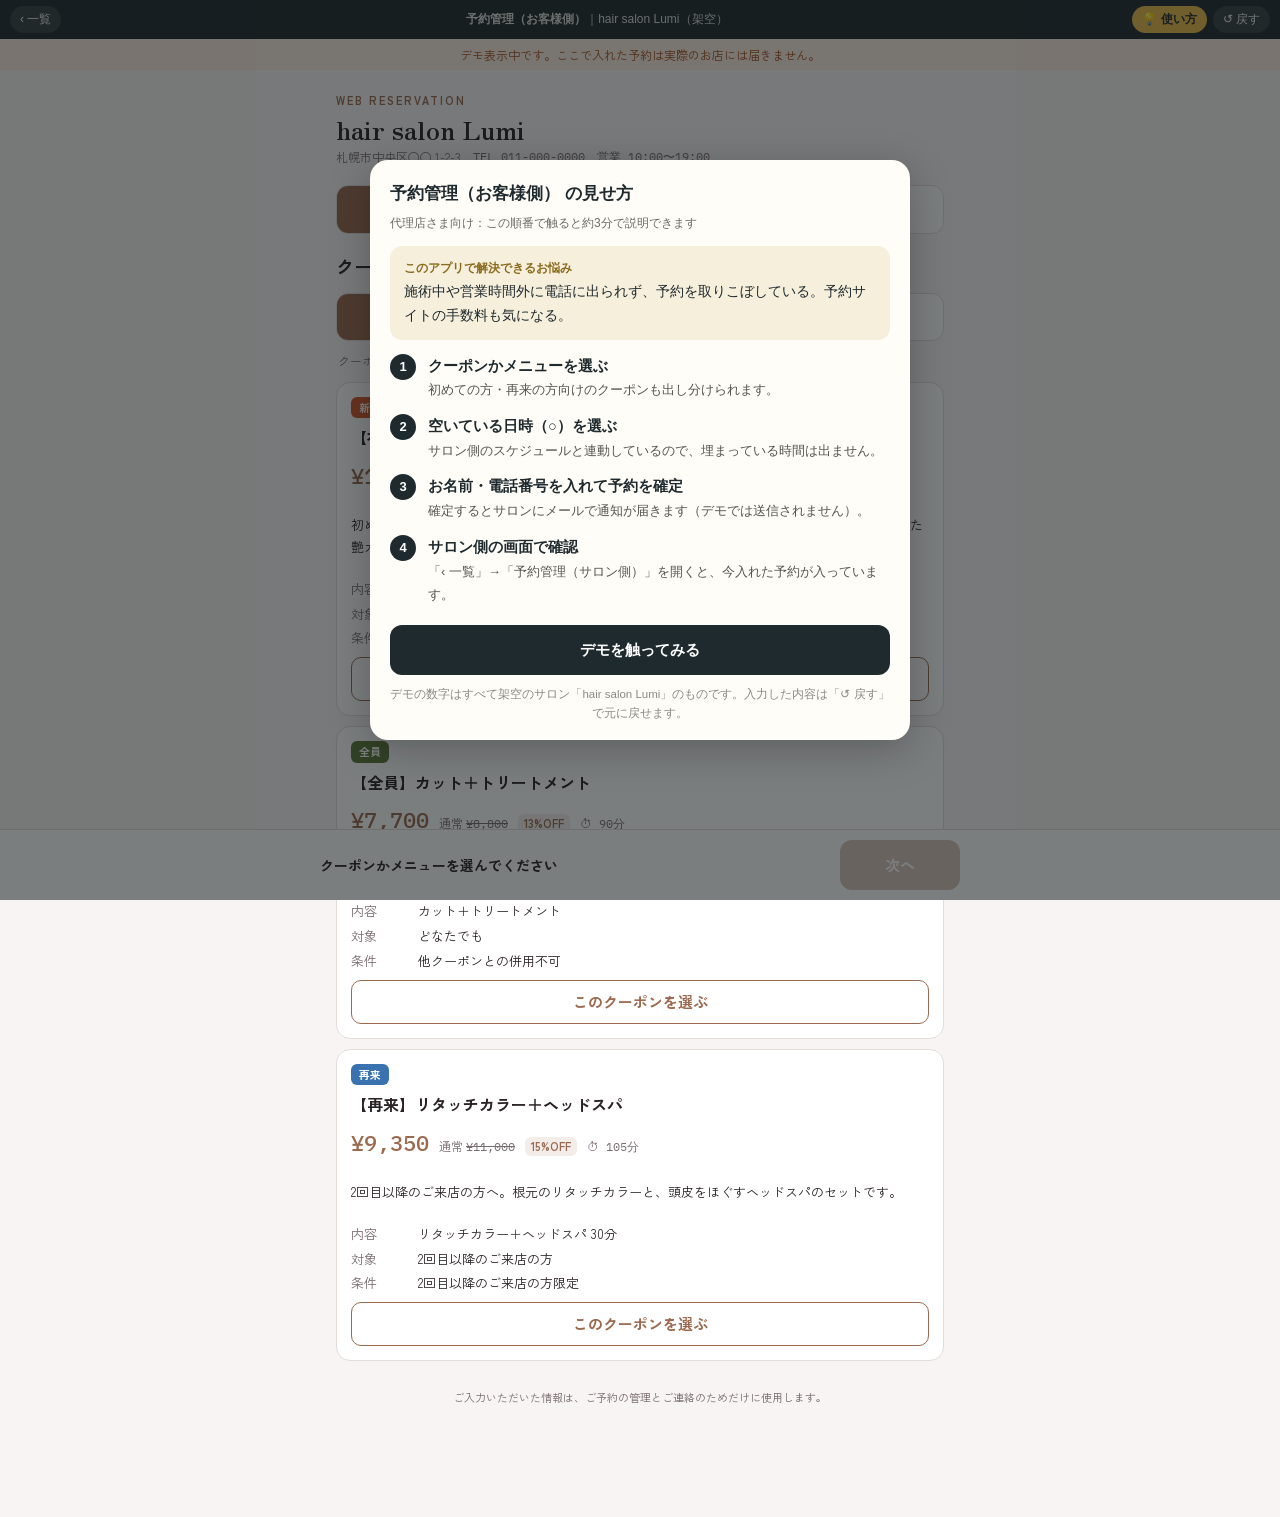
<file: yoyaku/index.html>
<!doctype html>
<html lang="ja">
<head>
<meta charset="utf-8">
<meta name="viewport" content="width=device-width,initial-scale=1,viewport-fit=cover">
<title>WEB予約</title>
<meta name="theme-color" content="#b0446e">
<link rel="preconnect" href="https://fonts.googleapis.com">
<link rel="stylesheet" href="https://fonts.googleapis.com/css2?family=Zen+Kaku+Gothic+New:wght@400;500;700&family=Zen+Old+Mincho:wght@600;700&family=IBM+Plex+Mono:wght@400;500&display=swap">
<style>
/* Layout: お客様用。上から サロン名 → ステップ表示 → 各ステップの中身、画面下に固定の「次へ」バー */
:root{
  --bg:#f7f4f3; --surface:#ffffff; --sunk:#f0ebe9; --line:#e4dcd9; --line-soft:#eee8e6;
  --fg:#2a2226; --muted:#7b6d72; --accent:#b0446e; --accent-fg:#ffffff; --accent-soft:color-mix(in srgb,var(--accent) 12%,var(--surface));
  --ok:#2f7d4f; --ng:#b9aeb2; --danger:#b3303f; --warn-soft:#fbeadf; --warn:#a4501c;
  --font-body:"Zen Kaku Gothic New","Hiragino Sans","Noto Sans JP",system-ui,sans-serif;
  --font-display:"Zen Old Mincho","Hiragino Mincho ProN","Noto Serif JP",serif;
  --font-mono:"IBM Plex Mono",ui-monospace,Menlo,monospace;
}
@media (prefers-color-scheme: dark){:root{
  --bg:#1a1517; --surface:#241e21; --sunk:#2c2528; --line:#3a3135; --line-soft:#2f282b;
  --fg:#f2eaed; --muted:#a8999f; --accent-fg:#ffffff; --ok:#7fd19c; --ng:#5d5257; --danger:#f17b88; --warn-soft:#3d2a1d; --warn:#f0a36d;
  color-scheme:dark}}
*{box-sizing:border-box}
[hidden]{display:none!important}
a.btn{color:var(--fg)}
html,body{margin:0}
body{background:var(--bg);color:var(--fg);font-family:var(--font-body);font-size:15px;line-height:1.6;-webkit-tap-highlight-color:transparent;padding:env(safe-area-inset-top,0px) 0 0}
button,input,select,textarea{font:inherit;color:inherit}
button{cursor:pointer}
:focus-visible{outline:2px solid var(--accent);outline-offset:2px}
.num{font-family:var(--font-mono);font-variant-numeric:tabular-nums}
.wrap{max-width:640px;margin:0 auto;padding:0 16px calc(110px + env(safe-area-inset-bottom,0px))}
.demo{background:var(--warn-soft);color:var(--warn);font-size:12px;text-align:center;padding:6px 16px}

.salon{padding:22px 0 14px;display:flex;flex-direction:column;gap:2px}
.salon .eyebrow{font-size:11px;letter-spacing:.18em;color:var(--accent);font-weight:700}
.salon h1{font-family:var(--font-display);font-size:26px;margin:0;line-height:1.3;text-wrap:balance}
.salon .meta{font-size:12px;color:var(--muted);display:flex;gap:12px;flex-wrap:wrap}

.steps{display:flex;margin:4px 0 18px;padding:0;border-radius:12px;overflow:hidden;border:1px solid var(--line);background:var(--surface)}
.steps li{list-style:none;flex:1;min-width:0;text-align:center;font-size:11px;padding:8px 2px;color:var(--muted);position:relative;line-height:1.3}
.steps li b{display:block;font-family:var(--font-mono);font-size:13px}
.steps li.done{color:var(--fg)}
.steps li.cur{background:var(--accent);color:var(--accent-fg);font-weight:700}
.steps ol{display:contents}

h2{font-size:18px;margin:0 0 12px;display:flex;align-items:baseline;gap:8px}
h2 small{font-size:12px;color:var(--muted);font-weight:400}
.cat{font-size:12px;font-weight:700;color:var(--muted);letter-spacing:.08em;margin:18px 2px 8px}
.cat:first-of-type{margin-top:0}
.menu{display:grid;grid-template-columns:auto 1fr auto;gap:4px 12px;align-items:start;background:var(--surface);border:1px solid var(--line);border-radius:14px;padding:14px;margin-bottom:8px;cursor:pointer}
.menu input{width:22px;height:22px;margin:2px 0 0;accent-color:var(--accent);grid-row:span 2}
.menu .nm{font-weight:700;font-size:16px;line-height:1.4}
.menu .pr{font-family:var(--font-mono);font-weight:500;font-size:17px;text-align:right;color:var(--accent);white-space:nowrap}
.menu .sub{grid-column:2 / 4;font-size:12px;color:var(--muted);display:flex;gap:10px;flex-wrap:wrap}
.menu .tm{display:inline-flex;align-items:center;gap:3px}
.menu.on{border-color:var(--accent);box-shadow:0 0 0 1px var(--accent) inset;background:var(--accent-soft)}

.tabs2{display:flex;border:1px solid var(--line);border-radius:12px;overflow:hidden;background:var(--surface);margin-bottom:10px}
.tabs2 button{flex:1;height:46px;border:0;background:none;font-weight:700;font-size:15px;color:var(--muted);border-right:1px solid var(--line)}
.tabs2 button:last-child{border-right:0}
.tabs2 button[aria-selected="true"]{background:var(--accent);color:var(--accent-fg)}
.tabs2 small{font-family:var(--font-mono);font-weight:500;margin-left:4px}
.lead2{font-size:12px;color:var(--muted);margin:0 2px 12px}
.cpn{background:var(--surface);border:1px solid var(--line);border-radius:14px;padding:14px;margin-bottom:10px;display:flex;flex-direction:column;gap:8px}
.cpn.on{border-color:var(--accent);box-shadow:0 0 0 1px var(--accent) inset}
.cpn .hd{display:flex;align-items:center;gap:8px;flex-wrap:wrap;font-size:11px;color:var(--muted)}
.tgt{font-size:11px;font-weight:700;padding:2px 8px;border-radius:6px;color:#fff}
.tgt.new{background:#d4572a}.tgt.repeat{background:#3a72b0}.tgt.all{background:#5d7a3a}
.cpn .nm{font-weight:700;font-size:16px;line-height:1.45}
.cpn .prices{display:flex;align-items:baseline;gap:10px;flex-wrap:wrap}
.cpn .pr{font-family:var(--font-mono);font-size:22px;font-weight:500;color:var(--accent)}
.cpn .reg{font-size:12px;color:var(--muted)}
.cpn .reg s{font-family:var(--font-mono)}
.cpn .off{font-size:11px;font-weight:700;color:var(--accent);background:var(--accent-soft);border-radius:6px;padding:1px 6px}
.cpn .tm{font-size:12px;color:var(--muted)}
.cpn dl{margin:0;display:grid;grid-template-columns:4.5em 1fr;gap:4px 8px;font-size:13px}
.cpn dt{color:var(--muted)}
.cpn dd{margin:0;min-width:0}
.desc{font-size:13px;line-height:1.7;white-space:pre-wrap}
.desc.clamp{display:-webkit-box;-webkit-line-clamp:2;-webkit-box-orient:vertical;overflow:hidden}
.more{border:0;background:none;color:var(--accent);font-size:12px;font-weight:700;padding:0;align-self:flex-start}
.cpn .pick-btn{height:44px;border-radius:10px;border:1px solid var(--accent);background:var(--surface);color:var(--accent);font-weight:700}
.cpn.on .pick-btn{background:var(--accent);color:var(--accent-fg)}
.selcp{display:flex;align-items:center;gap:8px;background:var(--accent-soft);border-radius:12px;padding:10px 12px;font-size:13px;margin-bottom:12px}
.selcp b{flex:1;min-width:0}
.selcp button{border:0;background:none;color:var(--accent);font-weight:700;font-size:12px}
.menu .desc{grid-column:2 / 4;color:var(--muted);font-size:12px}
.staffs{display:grid;grid-template-columns:repeat(auto-fill,minmax(140px,1fr));gap:8px}
.staff{border:1px solid var(--line);background:var(--surface);border-radius:14px;padding:14px 12px;text-align:left;display:flex;flex-direction:column;gap:2px;min-width:0}
.staff .av{width:44px;height:44px;border-radius:50%;display:grid;place-items:center;background:var(--sunk);font-family:var(--font-display);font-size:18px;margin-bottom:6px}
.staff .nm{font-weight:700}
.staff .rl{font-size:12px;color:var(--muted)}
.staff[aria-pressed="true"]{border-color:var(--accent);box-shadow:0 0 0 1px var(--accent) inset;background:var(--accent-soft)}
.staff.any .av{background:var(--accent);color:var(--accent-fg);font-family:var(--font-body);font-size:14px;font-weight:700}

.pick{background:var(--surface);border:1px solid var(--line);border-radius:14px;padding:12px;font-size:13px;display:flex;flex-wrap:wrap;gap:4px 14px;margin-bottom:12px}
.pick b{font-weight:700}
.weeknav{display:flex;justify-content:space-between;align-items:center;gap:8px;margin-bottom:8px}
.weeknav button{height:38px;padding:0 12px;border-radius:10px;border:1px solid var(--line);background:var(--surface);font-size:13px;font-weight:500}
.weeknav button:disabled{opacity:.35;cursor:default}
.weeknav .rng{font-size:13px;font-weight:700}
.legend{display:flex;gap:14px;font-size:12px;color:var(--muted);margin:0 2px 8px;flex-wrap:wrap}
.legend .o{color:var(--ok);font-weight:700}
.tblbox{border:1px solid var(--line);border-radius:14px;background:var(--surface);overflow:hidden}
table.wk{width:100%;border-collapse:separate;border-spacing:0;table-layout:fixed}
.wk th,.wk td{border-bottom:1px solid var(--line-soft);border-right:1px solid var(--line-soft);text-align:center;padding:0;height:34px}
.wk th:last-child,.wk td:last-child{border-right:0}
.wk thead th{position:sticky;top:env(safe-area-inset-top,0px);background:var(--surface);z-index:2;height:auto;padding:6px 0;font-size:12px;line-height:1.25;border-bottom:1px solid var(--line)}
.wk thead th .d{font-family:var(--font-mono);font-size:14px;font-weight:500;display:block}
.wk thead th.sun{color:var(--danger)} .wk thead th.sat{color:#3b6fa8}
.wk thead th .cl{display:block;font-size:10px;color:var(--muted);font-weight:400}
.wk .tc{width:46px;font-family:var(--font-mono);font-size:11px;color:var(--muted);background:var(--sunk)}
.wk .tc.h{color:var(--fg)}
.wk tr.h td{border-top:1px solid var(--line)}
.wk td button{width:100%;height:100%;border:0;background:none;color:var(--ok);font-size:17px;font-weight:700;padding:0}
.wk td button:hover{background:var(--accent-soft)}
.wk td button[aria-pressed="true"]{background:var(--accent);color:var(--accent-fg)}
.wk td.x{color:var(--ng);font-size:13px}
.wk td.out{background:var(--sunk);color:var(--ng);font-size:12px}
.loading{padding:40px 0;text-align:center;color:var(--muted);font-size:13px}

.form{display:flex;flex-direction:column;gap:16px}
.field{display:flex;flex-direction:column;gap:6px}
.field>label,.lbl{font-size:13px;font-weight:700}
.req{font-size:10px;font-weight:700;color:var(--accent-fg);background:var(--accent);border-radius:4px;padding:1px 5px;margin-left:6px;vertical-align:1px}
.opt{font-size:10px;color:var(--muted);border:1px solid var(--line);border-radius:4px;padding:0 5px;margin-left:6px;vertical-align:1px}
.inp{width:100%;height:48px;border-radius:10px;border:1px solid var(--line);background:var(--surface);padding:0 14px;font-size:16px}
textarea.inp{height:auto;min-height:84px;padding:12px 14px}
.two{display:grid;grid-template-columns:1fr 1fr;gap:8px}
.seg{display:flex;border:1px solid var(--line);border-radius:10px;overflow:hidden;background:var(--surface)}
.seg button{flex:1;height:46px;border:0;background:none;border-right:1px solid var(--line);font-size:14px}
.seg button:last-child{border-right:0}
.seg button[aria-pressed="true"]{background:var(--accent);color:var(--accent-fg);font-weight:700}
.hint{font-size:12px;color:var(--muted)}
.err{font-size:12px;color:var(--danger);min-height:0}
.agree{display:flex;gap:10px;align-items:flex-start;font-size:13px;background:var(--surface);border:1px solid var(--line);border-radius:12px;padding:12px}
.agree input{width:20px;height:20px;accent-color:var(--accent);flex:none;margin-top:1px}

.conf{background:var(--surface);border:1px solid var(--line);border-radius:14px;overflow:hidden}
.conf dl{margin:0;display:grid;grid-template-columns:7.5em 1fr}
.conf dt,.conf dd{margin:0;padding:12px 14px;border-bottom:1px solid var(--line-soft);font-size:14px}
.conf dt{color:var(--muted);font-size:12px;background:var(--sunk)}
.conf dd{min-width:0;overflow-wrap:anywhere}
.conf dl>*:nth-last-child(-n+2){border-bottom:0}
.total{display:flex;justify-content:space-between;align-items:baseline;padding:14px;border-top:1px solid var(--line)}
.total b{font-family:var(--font-mono);font-size:22px;color:var(--accent)}
.alert{background:var(--warn-soft);color:var(--warn);border-radius:12px;padding:12px 14px;font-size:13px;font-weight:500;margin-bottom:12px}

.done{text-align:center;padding:24px 0 8px;display:flex;flex-direction:column;align-items:center;gap:8px}
.done .ck{width:64px;height:64px;border-radius:50%;background:var(--accent);color:var(--accent-fg);display:grid;place-items:center}
.done h2{font-family:var(--font-display);font-size:24px;margin:6px 0 0;justify-content:center}
.done .no{font-size:13px;color:var(--muted)}
.done .no b{font-family:var(--font-mono);font-size:18px;color:var(--fg);letter-spacing:.08em}
.notes{font-size:13px;color:var(--muted);background:var(--surface);border:1px solid var(--line);border-radius:14px;padding:14px;margin-top:12px;display:flex;flex-direction:column;gap:6px}
.notes .tel{font-family:var(--font-mono);font-size:17px;color:var(--fg);user-select:all}

.bar{position:fixed;left:0;right:0;bottom:0;z-index:20;background:var(--surface);border-top:1px solid var(--line);padding:10px 16px calc(10px + env(safe-area-inset-bottom,0px))}
.bar .in{max-width:640px;margin:0 auto;display:flex;align-items:center;gap:10px}
.bar .sum{flex:1;min-width:0;font-size:12px;color:var(--muted);line-height:1.35}
.bar .sum b{font-family:var(--font-mono);font-size:17px;color:var(--fg)}
.bar .sum .t{color:var(--fg);font-weight:700;font-size:14px;display:block;white-space:nowrap;overflow:hidden;text-overflow:ellipsis}
.btn{height:50px;border-radius:12px;border:1px solid var(--line);background:var(--surface);padding:0 18px;font-weight:700;font-size:15px;flex:none}
.btn.pri{background:var(--accent);color:var(--accent-fg);border-color:transparent;min-width:120px}
.btn:disabled{opacity:.4;cursor:default}
.btn.back{padding:0 14px}
footer{font-size:11px;color:var(--muted);text-align:center;margin-top:28px}
@media (prefers-reduced-motion:no-preference){.screen{animation:fade .2s ease-out}@keyframes fade{from{opacity:.4;transform:translateY(6px)}to{opacity:1;transform:none}}}
</style>
</head>
<body>
<div class="demo" id="demoBar" hidden>デモ表示中です。ここで入れた予約は実際のお店には届きません。</div>
<div class="wrap">
  <header class="salon">
    <span class="eyebrow">WEB RESERVATION</span>
    <h1 id="salonName">読み込み中…</h1>
    <div class="meta" id="salonMeta"></div>
  </header>
  <ol class="steps" id="steps"></ol>
  <main id="main"><p class="loading">読み込み中…</p></main>
  <footer>ご入力いただいた情報は、ご予約の管理とご連絡のためだけに使用します。</footer>
</div>
<div class="bar" id="bar" hidden><div class="in" id="barIn"></div></div>

<script src="../common/lumi-data.js"></script>
<script>
window.DEMO = {
  id: "yoyaku-web", app: "予約管理（お客様側）",
  pain: "施術中や営業時間外に電話に出られず、予約を取りこぼしている。予約サイトの手数料も気になる。",
  steps: [
    { t: "クーポンかメニューを選ぶ", d: "初めての方・再来の方向けのクーポンも出し分けられます。" },
    { t: "空いている日時（○）を選ぶ", d: "サロン側のスケジュールと連動しているので、埋まっている時間は出ません。" },
    { t: "お名前・電話番号を入れて予約を確定", d: "確定するとサロンにメールで通知が届きます（デモでは送信されません）。" },
    { t: "サロン側の画面で確認", d: "「‹ 一覧」→「予約管理（サロン側）」を開くと、今入れた予約が入っています。" }
  ],
  reset: function () { try { localStorage.removeItem("lumi.yoyaku.demo.v1"); } catch (e) {} }
};
</script>
<script src="../common/demo-kit.js"></script>
<script>
/* ================================================================
   予約システム コアロジック（GAS とデモ表示で共通）
   ※ このファイルの中身は gas/Code.gs の先頭にもそのまま入っています
   ================================================================ */
var Core = (function () {
  var STEP = 15;

  var DEFAULT_SETTINGS = {
    salonName: "Salon Sample",
    phone: "011-000-0000",
    address: "札幌市中央区○○ 1-2-3",
    message: "ご予約ありがとうございます。ご来店を心よりお待ちしております。",
    notifyEmail: "",
    accent: "#b0446e",
    open: "10:00",
    close: "20:00",
    closedWeekdays: [2],          // 0=日 … 6=土（初期値：火曜定休）
    holidays: [],                 // "YYYY-MM-DD"
    seats: 1,                     // 同じ時間に受けられる人数
    deadlineMin: 60,              // 来店の何分前まで WEB 予約を受け付けるか
    maxDays: 60,                  // 何日先まで予約できるか
    nomination: false,            // スタッフ指名を受け付けるか
    staff: [],                    // {id,name,role,active}
    menus: [
      { id: "cut", category: "カット", name: "カット", min: 60, price: 5500, desc: "シャンプー・ブロー込み", public: true },
      { id: "cutcolor", category: "カラー", name: "カット＋カラー", min: 120, price: 11000, desc: "根元〜全体染めまで対応", public: true },
      { id: "color", category: "カラー", name: "カラー", min: 90, price: 7700, desc: "", public: true },
      { id: "perm", category: "パーマ", name: "カット＋パーマ", min: 150, price: 13200, desc: "", public: true },
      { id: "tr", category: "トリートメント", name: "トリートメント", min: 30, price: 3300, desc: "他メニューと組み合わせ可", public: true },
      { id: "spa", category: "ヘッドスパ", name: "ヘッドスパ 30分", min: 30, price: 3850, desc: "", public: true },
      { id: "mens", category: "カット", name: "メンズカット", min: 45, price: 4950, desc: "", public: true },
      { id: "str", category: "縮毛矯正", name: "縮毛矯正", min: 180, price: 17600, desc: "", public: true }
    ],
    coupons: []
  };

  /* 見本のクーポン（デモ表示と、新しいサロンの初期設定で使います） */
  var SAMPLE_COUPONS = [
      { id: "cpn1", name: "【初めての方】カット＋カラー＋トリートメント", target: "new", price: 9900, regular: 14300, min: 150, menuIds: ["cutcolor", "tr"],
        desc: "初めてのご来店の方限定。カウンセリングでなりたい髪色をしっかりお伺いし、ダメージを抑えたカラーで仕上げます。トリートメントで手触りもなめらかに。", terms: "ご来店が初めての方限定／他クーポンとの併用不可", validFrom: "", validTo: "", public: true },
      { id: "cpn2", name: "【全員】カット＋トリートメント", target: "all", price: 7700, regular: 8800, min: 90, menuIds: ["cut", "tr"],
        desc: "毛先のパサつきが気になる方に。カットと集中補修トリートメントのセットです。", terms: "他クーポンとの併用不可", validFrom: "", validTo: "", public: true },
      { id: "cpn3", name: "【再来】リタッチカラー＋ヘッドスパ", target: "repeat", price: 6600, regular: 8250, min: 75, menuIds: ["color", "spa"],
        desc: "2回目以降のご来店の方へ。根元のリタッチカラーと、頭皮をほぐすヘッドスパのセットです。", terms: "2回目以降のご来店の方限定", validFrom: "", validTo: "", public: true }
    ];

  /* ---------- 小道具 ---------- */
  function pad(n) { return (n < 10 ? "0" : "") + n; }
  function toMin(s) { var p = String(s).split(":"); return Number(p[0]) * 60 + Number(p[1] || 0); }
  function fmt(m) { return Math.floor(m / 60) + ":" + pad(m % 60); }
  function dateAdd(ds, n) { var d = new Date(ds + "T00:00:00Z"); d.setUTCDate(d.getUTCDate() + n); return d.toISOString().slice(0, 10); }
  function dow(ds) { return new Date(ds + "T00:00:00Z").getUTCDay(); }
  var WD = ["日", "月", "火", "水", "木", "金", "土"];
  function jpDate(ds) { var p = ds.split("-"); return Number(p[1]) + "/" + Number(p[2]) + "（" + WD[dow(ds)] + "）"; }
  function uid(prefix) { return (prefix || "") + Date.now().toString(36) + Math.random().toString(36).slice(2, 7); }
  function normPhone(p) {
    return String(p || "").replace(/[０-９]/g, function (c) { return String.fromCharCode(c.charCodeAt(0) - 0xfee0); }).replace(/[^\d]/g, "");
  }
  function nowJST() { var d = new Date(Date.now() + 9 * 3600000); return { date: d.toISOString().slice(0, 10), min: d.getUTCHours() * 60 + d.getUTCMinutes(), iso: d.toISOString().slice(0, 16).replace("T", " ") }; }
  function clone(o) { return JSON.parse(JSON.stringify(o)); }
  function fail(msg) { var e = new Error(msg); e.userMessage = msg; throw e; }
  function str(v, max) { return String(v == null ? "" : v).trim().slice(0, max || 200); }

  function mergeSettings(s) {
    var out = clone(DEFAULT_SETTINGS);
    if (s) for (var k in s) if (Object.prototype.hasOwnProperty.call(s, k) && k !== "adminKey") out[k] = s[k];
    out.seats = Math.max(1, Number(out.seats) || 1);
    out.deadlineMin = Math.max(0, Number(out.deadlineMin) || 0);
    out.maxDays = Math.max(1, Number(out.maxDays) || 60);
    out.closedWeekdays = (out.closedWeekdays || []).map(Number);
    out.holidays = out.holidays || [];
    out.staff = out.staff || [];
    out.menus = out.menus || [];
    out.coupons = out.coupons || [];
    return out;
  }

  /* ---------- 空き判定 ---------- */
  function live(list) { return list.filter(function (b) { return b.status !== "cancelled"; }); }
  function overlaps(b, s, e) { return b.start < e && b.start + b.dur > s; }
  function maxConcurrent(list, s, e) {
    var pts = [s];
    list.forEach(function (b) { if (b.start > s && b.start < e) pts.push(b.start); });
    var mx = 0;
    pts.forEach(function (t) {
      var c = 0; list.forEach(function (b) { if (b.start <= t && t < b.start + b.dur) c++; });
      if (c > mx) mx = c;
    });
    return mx;
  }
  function isClosedDay(st, ds) { return st.closedWeekdays.indexOf(dow(ds)) >= 0 || st.holidays.indexOf(ds) >= 0; }
  function slotFree(st, dayList, s, dur, staffId, ignoreId) {
    var e = s + dur;
    var rel = dayList.filter(function (b) { return b.id !== ignoreId && overlaps(b, s, e); });
    if (rel.some(function (b) { return b.kind === "block"; })) return false;
    if (maxConcurrent(rel, s, e) >= st.seats) return false;
    if (staffId && rel.some(function (b) { return b.staffId === staffId; })) return false;
    return true;
  }

  function availability(st, all, from, days, dur, staffId) {
    var now = nowJST();
    var open = toMin(st.open), close = toMin(st.close);
    var last = dateAdd(now.date, st.maxDays);
    var byDate = {};
    live(all).forEach(function (b) { (byDate[b.date] = byDate[b.date] || []).push(b); });
    var times = []; for (var t = open; t < close; t += STEP) times.push(t);
    var out = {};
    for (var i = 0; i < days; i++) {
      var ds = dateAdd(from, i);
      if (ds < now.date || ds > last) { out[ds] = { state: "out", slots: [] }; continue; }
      if (isClosedDay(st, ds)) { out[ds] = { state: "closed", slots: [] }; continue; }
      var slots = [];
      for (var s = open; s + dur <= close; s += STEP) {
        if (ds === now.date && s < now.min + st.deadlineMin) continue;
        if (slotFree(st, byDate[ds] || [], s, dur, staffId)) slots.push(s);
      }
      out[ds] = { state: "open", slots: slots };
    }
    return { times: times, dates: out, today: now.date };
  }

  /* ---------- 顧客・新規判定 ---------- */
  function customerMap(store) { var m = {}; store.customers().forEach(function (c) { m[c.id] = c; }); return m; }
  function decorate(list, cmap) {
    return list.map(function (b) {
      var c = cmap[b.customerId];
      var o = clone(b);
      o.isNew = b.kind !== "block" && !!c && c.firstBookingId === b.id;
      if (c) { o.name = c.name; o.gender = c.gender || b.gender; }
      return o;
    });
  }
  function touchCustomer(store, c, b) {
    var nc = clone(c);
    if (!nc.firstBookingId) nc.firstBookingId = b.id;
    if (!nc.lastVisit || b.date >= nc.lastVisit) { nc.lastVisit = b.date; nc.lastMenu = (b.menus || []).map(function (m) { return m.name; }).join("＋"); }
    store.putCustomer(nc);
    return nc;
  }

  /* ---------- クーポン ---------- */
  var TARGET = { all: "全員", "new": "新規", repeat: "再来" };
  function couponValid(c, today) {
    if (c.public === false) return false;
    if (c.validFrom && today < c.validFrom) return false;
    if (c.validTo && today > c.validTo) return false;
    return true;
  }
  function couponItem(c) { return { id: c.id, name: "【クーポン】" + c.name, min: Number(c.min) || 0, price: Number(c.price) || 0, coupon: true }; }
  function hasVisited(store, cust) {
    if (!cust) return false;
    return live(store.bookings()).some(function (b) { return b.customerId === cust.id && b.kind !== "block"; });
  }

  /* ---------- 公開 API（お客様用） ---------- */
  function publicInfo(st) {
    var now = nowJST();
    return {
      salonName: st.salonName, phone: st.phone, address: st.address, message: st.message, accent: st.accent,
      open: st.open, close: st.close, closedWeekdays: st.closedWeekdays, deadlineMin: st.deadlineMin, maxDays: st.maxDays,
      nomination: !!st.nomination,
      staff: st.nomination ? st.staff.filter(function (s) { return s.active !== false; }).map(function (s) { return { id: s.id, name: s.name, role: s.role || "" }; }) : [],
      menus: st.menus.filter(function (m) { return m.public !== false; }).map(function (m) { return { id: m.id, category: m.category || "", name: m.name, min: Number(m.min), price: Number(m.price) || 0, desc: m.desc || "" }; }),
      coupons: st.coupons.filter(function (c) { return couponValid(c, now.date); }).map(function (c) {
        return { id: c.id, name: c.name, target: c.target || "all", price: Number(c.price) || 0, regular: Number(c.regular) || 0, min: Number(c.min) || 0,
          contents: (c.menuIds || []).map(function (id) { var m = st.menus.filter(function (x) { return x.id === id; })[0]; return m ? m.name : ""; }).filter(Boolean),
          desc: c.desc || "", terms: c.terms || "", validTo: c.validTo || "" };
      }),
      today: now.date
    };
  }

  function book(store, st, p) {
    var name = str(p.name, 40), kana = str(p.kana, 60), phone = normPhone(p.phone), gender = ["F", "M", "O"].indexOf(p.gender) >= 0 ? p.gender : "O";
    if (!name) fail("お名前を入力してください");
    if (phone.length < 10 || phone.length > 11) fail("電話番号を正しく入力してください");
    var menus = (p.menuIds || []).map(function (id) {
      return st.menus.filter(function (m) { return m.id === id && m.public !== false; })[0];
    }).filter(Boolean);
    var coupon = null;
    if (p.couponId) {
      coupon = st.coupons.filter(function (c) { return c.id === p.couponId; })[0];
      if (!coupon || !couponValid(coupon, nowJST().date)) fail("選んだクーポンは現在ご利用いただけません。もう一度お選びください");
      menus = [couponItem(coupon)].concat(menus);
    }
    if (!menus.length) fail("クーポンかメニューを選んでください");
    var dur = menus.reduce(function (a, m) { return a + Number(m.min); }, 0);
    var price = menus.reduce(function (a, m) { return a + (Number(m.price) || 0); }, 0);
    var date = str(p.date, 10), start = Number(p.start);
    if (!/^\d{4}-\d{2}-\d{2}$/.test(date) || !(start >= 0) || start % STEP) fail("日時が正しくありません");
    var staffId = st.nomination ? str(p.staffId, 40) : "";
    var staff = staffId ? st.staff.filter(function (s) { return s.id === staffId && s.active !== false; })[0] : null;
    if (staffId && !staff) fail("選択したスタッフは現在ご指名いただけません");

    var av = availability(st, store.bookings(), date, 1, dur, staffId);
    var d = av.dates[date];
    if (!d || d.state !== "open" || d.slots.indexOf(start) < 0) fail("申し訳ありません。その時間はたった今埋まってしまいました。別の時間をお選びください");

    var cust = store.customers().filter(function (c) { return normPhone(c.phone) === phone; })[0];
    if (coupon && coupon.target === "new" && hasVisited(store, cust)) fail("「" + coupon.name + "」は初めてご来店の方限定のクーポンです。別のクーポンかメニューをお選びください");
    if (coupon && coupon.target === "repeat" && !hasVisited(store, cust)) fail("「" + coupon.name + "」は2回目以降のご来店の方限定のクーポンです。お電話番号が前回と同じかご確認ください");
    if (!cust) cust = { id: uid("c"), name: name, kana: kana, phone: phone, gender: gender, memo: "", createdAt: nowJST().iso };
    else { cust = clone(cust); if (!cust.kana && kana) cust.kana = kana; if (!cust.gender || cust.gender === "O") cust.gender = gender; }

    var now = nowJST().iso;
    var b = {
      id: uid("b"), date: date, start: start, dur: dur, menus: menus.map(function (m) { return { id: m.id, name: m.name, min: Number(m.min), price: Number(m.price) || 0, coupon: !!m.coupon }; }),
      adjust: 0, price: price, customerId: cust.id, name: cust.name, kana: cust.kana || kana, phone: phone, gender: cust.gender,
      staffId: staff ? staff.id : "", staffName: staff ? staff.name : "", memo: str(p.memo, 500),
      source: "web", kind: "booking", status: "confirmed", createdAt: now, updatedAt: now
    };
    var isFirst = !cust.firstBookingId;
    touchCustomer(store, cust, b);
    store.putBooking(b);

    if (st.notifyEmail && store.sendMail) {
      var lines = [
        "WEBから新しい予約が入りました。", "",
        "日時　　：" + jpDate(date) + " " + fmt(start) + "〜" + fmt(start + dur) + "（" + dur + "分）",
        "お名前　：" + name + (kana ? "（" + kana + "）" : "") + " 様" + (isFirst ? "【新規】" : ""),
        "電話番号：" + phone,
        "メニュー：" + b.menus.map(function (m) { return m.name; }).join("＋"),
        "金額　　：¥" + price.toLocaleString("ja-JP"),
        "指名　　：" + (staff ? staff.name : "指名なし"),
        "ご要望　：" + (b.memo || "なし"), "",
        "予約番号：" + b.id.slice(-6).toUpperCase()
      ];
      try { store.sendMail(st.notifyEmail, "【WEB予約】" + jpDate(date) + " " + fmt(start) + " " + name + " 様", lines.join("\n")); } catch (e) { }
    }
    return { booking: { no: b.id.slice(-6).toUpperCase(), date: date, start: start, dur: dur, menus: b.menus, price: price, staffName: b.staffName, name: name } };
  }

  /* ---------- 管理 API（お店用） ---------- */
  function admin(store, st, p) {
    var all = store.bookings();
    switch (p.op) {
      case "settings": return { settings: st };
      case "range": {
        var cmap = customerMap(store);
        var list = live(all).filter(function (b) { return b.date >= p.from && b.date <= p.to; });
        return { bookings: decorate(list, cmap) };
      }
      case "customers": {
        var stats = {};
        live(all).forEach(function (b) { if (b.kind === "block") return; var s = stats[b.customerId] = stats[b.customerId] || { visits: 0, total: 0 }; s.visits++; s.total += Number(b.price) || 0; });
        return { customers: store.customers().map(function (c) { var o = clone(c); var s = stats[c.id] || { visits: 0, total: 0 }; o.visits = s.visits; o.total = s.total; return o; }) };
      }
      case "history": {
        var c = customerMap(store);
        var h = live(all).filter(function (b) { return b.customerId === p.customerId; });
        h.sort(function (a, b) { return (b.date + pad(b.start)).localeCompare(a.date + pad(a.start)); });
        return { bookings: decorate(h, c) };
      }
      case "saveBooking": {
        var b = clone(p.booking || {});
        var prev = b.id ? all.filter(function (x) { return x.id === b.id; })[0] : null;
        var now = nowJST().iso;
        b.id = b.id || uid("b");
        b.kind = b.kind === "block" ? "block" : "booking";
        b.date = str(b.date, 10); b.start = Number(b.start);
        if (!/^\d{4}-\d{2}-\d{2}$/.test(b.date) || !(b.start >= 0)) fail("日時が正しくありません");
        b.adjust = Number(b.adjust) || 0;
        b.memo = str(b.memo, 500);
        b.status = "confirmed";
        b.source = prev ? prev.source : "store";
        b.createdAt = prev ? prev.createdAt : now; b.updatedAt = now;
        var stf = b.staffId ? st.staff.filter(function (s) { return s.id === b.staffId; })[0] : null;
        b.staffId = stf ? stf.id : ""; b.staffName = stf ? stf.name : "";
        if (b.kind === "block") {
          b.dur = Math.max(STEP, Number(b.dur) || 60); b.menus = []; b.price = 0; b.customerId = ""; b.name = ""; b.kana = ""; b.phone = ""; b.gender = "";
          store.putBooking(b); return { booking: b };
        }
        b.menus = (b.menus || []).map(function (m) { return { id: str(m.id, 40), name: str(m.name, 120), min: Number(m.min) || 0, price: Number(m.price) || 0, coupon: !!m.coupon }; });
        if (!b.menus.length) fail("メニューを1つ以上選んでください");
        b.dur = Math.max(5, b.menus.reduce(function (a, m) { return a + m.min; }, 0) + b.adjust);
        b.price = Number(b.price) || 0;
        var cust;
        if (p.newCustomer) {
          var nc = p.newCustomer, ph = normPhone(nc.phone);
          if (!str(nc.name)) fail("お名前を入力してください");
          cust = ph ? store.customers().filter(function (c) { return normPhone(c.phone) === ph; })[0] : null;
          if (!cust) cust = { id: uid("c"), name: str(nc.name, 40), kana: str(nc.kana, 60), phone: ph, gender: ["F", "M", "O"].indexOf(nc.gender) >= 0 ? nc.gender : "O", memo: "", createdAt: now };
        } else {
          cust = store.customers().filter(function (c) { return c.id === b.customerId; })[0];
          if (!cust) fail("お客様を選んでください");
        }
        if (prev && prev.customerId && prev.customerId !== cust.id) {
          var old = store.customers().filter(function (c) { return c.id === prev.customerId; })[0];
          if (old && old.firstBookingId === prev.id) { old = clone(old); old.firstBookingId = ""; store.putCustomer(old); }
        }
        b.customerId = cust.id; b.name = cust.name; b.kana = cust.kana || ""; b.phone = cust.phone || ""; b.gender = cust.gender || "O";
        touchCustomer(store, cust, b);
        store.putBooking(b);
        return { booking: b };
      }
      case "cancelBooking": {
        var t = all.filter(function (x) { return x.id === p.id; })[0];
        if (!t) fail("予約が見つかりません");
        t = clone(t); t.status = "cancelled"; t.updatedAt = nowJST().iso; store.putBooking(t);
        var cc = store.customers().filter(function (c) { return c.id === t.customerId; })[0];
        if (cc && cc.firstBookingId === t.id) { cc = clone(cc); cc.firstBookingId = ""; store.putCustomer(cc); }
        return {};
      }
      case "saveCustomer": {
        var c2 = p.customer || {};
        if (!str(c2.name)) fail("お名前を入力してください");
        var ex = c2.id ? store.customers().filter(function (c) { return c.id === c2.id; })[0] : null;
        var rec = ex ? clone(ex) : { id: uid("c"), createdAt: nowJST().iso, firstBookingId: "", lastVisit: "", lastMenu: "" };
        rec.name = str(c2.name, 40); rec.kana = str(c2.kana, 60); rec.phone = normPhone(c2.phone); rec.memo = str(c2.memo, 1000);
        rec.gender = ["F", "M", "O"].indexOf(c2.gender) >= 0 ? c2.gender : "O";
        store.putCustomer(rec);
        return { customer: rec };
      }
      case "deleteCustomer": store.removeCustomer(p.id); return {};
      case "saveSettings": {
        var ns = mergeSettings(p.settings);
        if (toMin(ns.close) <= toMin(ns.open)) fail("閉店時間は開店時間より後にしてください");
        ns.menus = ns.menus.filter(function (m) { return str(m.name); }).map(function (m) {
          return { id: str(m.id, 40) || uid("m"), category: str(m.category, 30), name: str(m.name, 60), min: Math.max(5, Number(m.min) || 60), price: Math.max(0, Number(m.price) || 0), desc: str(m.desc, 1000), public: m.public !== false };
        });
        var menuIds = ns.menus.map(function (m) { return m.id; });
        ns.coupons = (ns.coupons || []).filter(function (c) { return str(c.name); }).map(function (c) {
          return { id: str(c.id, 40) || uid("cp"), name: str(c.name, 80), target: ["all", "new", "repeat"].indexOf(c.target) >= 0 ? c.target : "all",
            price: Math.max(0, Number(c.price) || 0), regular: Math.max(0, Number(c.regular) || 0), min: Math.max(5, Number(c.min) || 60),
            menuIds: (c.menuIds || []).filter(function (id) { return menuIds.indexOf(id) >= 0; }),
            desc: str(c.desc, 1000), terms: str(c.terms, 300), validFrom: /^\d{4}-\d{2}-\d{2}$/.test(c.validFrom || "") ? c.validFrom : "",
            validTo: /^\d{4}-\d{2}-\d{2}$/.test(c.validTo || "") ? c.validTo : "", public: c.public !== false };
        });
        ns.staff = ns.staff.filter(function (s) { return str(s.name); }).map(function (s) { return { id: str(s.id, 40) || uid("s"), name: str(s.name, 30), role: str(s.role, 30), active: s.active !== false }; });
        store.putSettings(ns);
        return { settings: ns };
      }
    }
    fail("不明な操作です");
  }

  /* ---------- 入口 ---------- */
  function dispatch(store, action, p) {
    p = p || {};
    try {
      var st = mergeSettings(store.settings());
      var res;
      if (action === "info") res = publicInfo(st);
      else if (action === "avail") {
        var staffId = st.nomination ? str(p.staff, 40) : "";
        res = availability(st, store.bookings(), str(p.from, 10), Math.min(14, Math.max(1, Number(p.days) || 7)), Math.max(STEP, Number(p.dur) || 60), staffId);
      }
      else if (action === "book") res = book(store, st, p);
      else if (action === "admin") {
        if (!store.checkKey(p.key)) return { ok: false, error: "パスワードが違います", auth: false };
        res = admin(store, st, p);
      }
      else fail("不明な操作です");
      res.ok = true;
      return res;
    } catch (e) {
      return { ok: false, error: e.userMessage || "エラーが発生しました：" + (e && e.message) };
    }
  }

  return { SAMPLE_COUPONS: SAMPLE_COUPONS, TARGET: TARGET, dispatch: dispatch, DEFAULT_SETTINGS: DEFAULT_SETTINGS, mergeSettings: mergeSettings, nowJST: nowJST, dateAdd: dateAdd, uid: uid, normPhone: normPhone, fmt: fmt, toMin: toMin };
})();
</script>
<script>
/* ================================================================
   通信部分：URL の ?s=（GAS のデプロイID）があればスプレッドシートへ、
   なければこの端末の中だけで動く「デモ表示」になります
   ================================================================ */
var API = (function () {
  var params = new URLSearchParams(location.search);
  var KEY_SID = "lumi.yoyaku.sid";
  /* 貼り付けられたURL・ID から デプロイID を取り出す */
  function parseSid(input) {
    var v = String(input || "").trim(), m;
    if (!v) return "";
    if (v === "demo") return "demo";
    m = v.match(/\/macros\/s\/([A-Za-z0-9_-]{20,})/); if (m) return m[1];
    m = v.match(/[?&]s=([A-Za-z0-9_-]{20,}|demo)/); if (m) return m[1];
    if (/^[A-Za-z0-9_-]{20,}$/.test(v)) return v;
    return "";
  }
  var sid = "demo"; /* 代理店向けデモ版：常にデモ表示（本番のスプレッドシートにはつながりません） */
  function setSid(v) { sid = "demo"; }
  function baseOf(id) { return "https://script.google.com/macros/s/" + id + "/exec"; }

  /* ---------- デモ用ストア（この端末のブラウザに保存） ---------- */
  var DKEY = "lumi.yoyaku.demo.v1";
  function demoLoad() {
    var d = null;
    try { d = JSON.parse(localStorage.getItem(DKEY) || "null"); } catch (e) { }
    if (!d) d = demoSeed();
    return d;
  }
  function demoSave(d) { try { localStorage.setItem(DKEY, JSON.stringify(d)); } catch (e) { } }
  function demoSeed() {
    /* hair salon Lumi（架空）の共通サンプルデータから作ります → ../common/lumi-data.js */
    var L = window.LUMI;
    var st = Core.mergeSettings(null);
    var DESC = { cut: "シャンプー・ブロー込み。似合わせカットが得意です", mens: "眉カット・シェービングなし", cutcolor: "ダメージを抑えた艶カラー。根元〜全体染めまで対応", color: "伸びてきた根元だけを染めます（〜2cm）", bleach: "カラーと一緒にご予約ください", wcolor: "ブリーチ＋オンカラーで透明感のある髪色に", cutperm: "ゆるふわ〜しっかりまでご相談ください", straight: "くせを伸ばしすぎない自然なストレート", shuku: "強いくせもまっすぐに。カット込み", tr: "他メニューと組み合わせ可", trp: "髪の内側から補修する集中トリートメント", spa: "頭皮をほぐしてリラックス" };
    st.salonName = L.salon.name;
    st.phone = L.salon.phone;
    st.address = L.salon.address;
    st.message = "ご予約ありがとうございます。ひとりで営業しているため、ゆっくりお話ししながら施術します。ご来店をお待ちしております。";
    st.accent = "#9b6a4f";
    st.open = L.salon.open; st.close = L.salon.close;
    st.closedWeekdays = L.salon.closedWeekdays.slice();
    st.holidays = L.holidaysIn(L.util.addMonths(L.TODAY, -6), L.util.addMonths(L.TODAY, 4));
    st.seats = 1;
    st.nomination = false;
    st.staff = [{ id: "s1", name: "中村", role: "オーナースタイリスト", active: true }];
    st.menus = L.menus.map(function (m) { return { id: m.id, category: m.cat, name: m.name, min: m.min, price: m.price, desc: DESC[m.id] || "", public: true }; });
    st.coupons = [
      { id: "cpn1", name: "【初めての方】カット＋カラー＋トリートメント", target: "new", price: 11000, regular: 16500, min: 150, menuIds: ["cutcolor", "tr"],
        desc: "初めてのご来店の方限定。カウンセリングでなりたい髪色をしっかりお伺いし、ダメージを抑えた艶カラーで仕上げます。", terms: "ご来店が初めての方限定／他クーポンとの併用不可", validFrom: "", validTo: "", public: true },
      { id: "cpn2", name: "【全員】カット＋トリートメント", target: "all", price: 7700, regular: 8800, min: 90, menuIds: ["cut", "tr"],
        desc: "毛先のパサつきが気になる方に。カットと集中補修トリートメントのセットです。", terms: "他クーポンとの併用不可", validFrom: "", validTo: "", public: true },
      { id: "cpn3", name: "【再来】リタッチカラー＋ヘッドスパ", target: "repeat", price: 9350, regular: 11000, min: 105, menuIds: ["color", "spa"],
        desc: "2回目以降のご来店の方へ。根元のリタッチカラーと、頭皮をほぐすヘッドスパのセットです。", terms: "2回目以降のご来店の方限定", validFrom: "", validTo: "", public: true }
    ];
    var d = { settings: st, bookings: [], customers: [] };
    var byId = {};
    L.customers.forEach(function (c) {
      var rec = { id: c.id, name: c.name, kana: c.kana, gender: c.gender, phone: c.phone, memo: c.memo || "",
        firstBookingId: c.pre ? "before-demo" : "", lastVisit: c.lastVisit || "", lastMenu: c.lastMenu || "", createdAt: "" };
      byId[c.id] = rec; d.customers.push(rec);
    });
    var menuObj = {}; st.menus.forEach(function (m) { menuObj[m.id] = m; });
    L.visits.concat(L.bookings).forEach(function (v) {
      var c = byId[v.customerId]; if (!c) return;
      var ms = v.menus.map(function (id) { return menuObj[id]; });
      d.bookings.push({ id: v.id, date: v.date, start: v.start, dur: v.dur, menus: ms, adjust: 0, price: v.price,
        customerId: c.id, name: c.name, kana: c.kana, phone: c.phone, gender: c.gender, staffId: "s1", staffName: "中村",
        memo: "", source: v.source, kind: "booking", status: "confirmed", createdAt: "", updatedAt: "" });
      if (!c.firstBookingId) c.firstBookingId = v.id;
    });
    // カルテメモの見本
    var memos = ["前回より明るめ希望。耳にかけるとき後れ毛が出やすい", "根元のくせが強め。乾かし方をお伝え済み", "お子さんの送迎があるので15時まで", "敏感肌。カラーは根元を少し浮かせて塗布", "ハイライトに興味あり。次回ご提案"];
    d.customers.slice(0, 40).forEach(function (c, i) { if (i % 8 === 0) c.memo = memos[(i / 8) % memos.length]; });
    return d;
  }
  function demoStore(d) {
    return {
      bookings: function () { return d.bookings; },
      customers: function () { return d.customers; },
      settings: function () { return d.settings; },
      putBooking: function (b) { var i = d.bookings.findIndex(function (x) { return x.id === b.id; }); if (i < 0) d.bookings.push(b); else d.bookings[i] = b; },
      putCustomer: function (c) { var i = d.customers.findIndex(function (x) { return x.id === c.id; }); if (i < 0) d.customers.push(c); else d.customers[i] = c; },
      removeCustomer: function (id) { d.customers = d.customers.filter(function (x) { return x.id !== id; }); },
      putSettings: function (s) { d.settings = s; },
      checkKey: function () { return true; },
      sendMail: function (to, subject) { console.log("[デモ] メール送信:", to, subject); }
    };
  }

  function call(action, payload, opt) {
    payload = payload || {};
    var use = (opt && opt.sid) || sid;
    if (!use || use === "demo") {
      return new Promise(function (resolve) {
        setTimeout(function () {
          var d = demoLoad();
          var res = Core.dispatch(demoStore(d), action, JSON.parse(JSON.stringify(payload)));
          demoSave(d);
          resolve(res);
        }, 180);
      });
    }
    var base = baseOf(use), req;
    if (action === "info" || action === "avail") {
      var q = new URLSearchParams(Object.assign({ action: action }, payload));
      req = fetch(base + "?" + q.toString(), { method: "GET", redirect: "follow" });
    } else {
      req = fetch(base, { method: "POST", redirect: "follow", headers: { "Content-Type": "text/plain;charset=utf-8" }, body: JSON.stringify(Object.assign({ action: action }, payload)) });
    }
    return req.then(function (r) { return r.json(); }).catch(function () {
      return { ok: false, error: "通信できませんでした。電波の良い場所でもう一度お試しください", network: true };
    });
  }

  function resetDemo() { try { localStorage.removeItem(DKEY); } catch (e) { } }

  return {
    call: call, parseSid: parseSid, setSid: setSid, resetDemo: resetDemo,
    get demo() { return !sid || sid === "demo"; },
    get connected() { return !!sid; },
    get sid() { return sid && sid !== "demo" ? sid : ""; }
  };
})();
</script>
<script>
(function(){
"use strict";
const $=s=>document.querySelector(s);
const esc=s=>String(s??"").replace(/[&<>"']/g,c=>({"&":"&amp;","<":"&lt;",">":"&gt;",'"':"&quot;","'":"&#39;"}[c]));
const pad=n=>String(n).padStart(2,"0");
const fmtT=m=>`${Math.floor(m/60)}:${pad(m%60)}`;
const yen=n=>"¥"+(Number(n)||0).toLocaleString("ja-JP");
const WD=["日","月","火","水","木","金","土"];
const dow=ds=>new Date(ds+"T00:00:00Z").getUTCDay();
const addD=(ds,n)=>{const d=new Date(ds+"T00:00:00Z");d.setUTCDate(d.getUTCDate()+n);return d.toISOString().slice(0,10)};
const md=ds=>{const p=ds.split("-");return `${Number(p[1])}/${Number(p[2])}`};
const jp=ds=>{const p=ds.split("-");return `${p[0]}年${Number(p[1])}月${Number(p[2])}日（${WD[dow(ds)]}）`};

const S={info:null,step:"menu",menuTab:"",couponId:"",openDesc:new Set(),menuIds:new Set(),staffId:"",week:0,avail:{},sel:null,form:{name:"",kana:"",phone:"",gender:"",memo:"",agree:false},result:null,busy:false,alert:""};

const coupon=()=>S.couponId?S.info.coupons.find(c=>c.id===S.couponId)||null:null;
const chosen=()=>{const c=coupon();const list=S.info.menus.filter(m=>S.menuIds.has(m.id));return c?[{id:c.id,name:"【クーポン】"+c.name,min:c.min,price:c.price,coupon:true},...list]:list};
const TGT={all:"全員",new:"新規",repeat:"再来"};
function descBlock(key,text){if(!text)return "";const open=S.openDesc.has(key);const long=text.length>60||text.includes("\n");
  return `<p class="desc ${long&&!open?"clamp":""}">${esc(text)}</p>${long?`<button class="more" data-more="${esc(key)}">${open?"閉じる":"続きを読む"}</button>`:""}`}
const dur=()=>chosen().reduce((a,m)=>a+m.min,0);
const price=()=>chosen().reduce((a,m)=>a+m.price,0);
const stepList=()=>{const l=[["menu","メニュー"]];if(S.info&&S.info.nomination&&S.info.staff.length)l.push(["staff","スタッフ"]);l.push(["date","日時"],["form","お客様情報"],["confirm","確認"]);return l};
const staffName=()=>{if(!S.staffId)return "指名なし";const s=S.info.staff.find(x=>x.id===S.staffId);return s?s.name:"指名なし"};

function go(step){S.step=step;S.alert=(step==="date"||step==="menu")?S.alert:"";render();window.scrollTo(0,0)}
function next(){S.alert="";const l=stepList().map(x=>x[0]);go(l[l.indexOf(S.step)+1])}
function back(){const l=stepList().map(x=>x[0]);const i=l.indexOf(S.step);if(i>0)go(l[i-1])}

/* ---------- header ---------- */
function renderHead(){
  const i=S.info;
  $("#salonName").textContent=i.salonName;
  document.title=i.salonName+" ｜ WEB予約";
  $("#salonMeta").innerHTML=[i.address?`<span>${esc(i.address)}</span>`:"",i.phone?`<span class="num">TEL ${esc(i.phone)}</span>`:"",`<span class="num">営業 ${esc(i.open)}〜${esc(i.close)}</span>`].join("");
  if(i.accent){document.documentElement.style.setProperty("--accent",i.accent);document.querySelector('meta[name="theme-color"]').content=i.accent}
}
function renderSteps(){
  if(S.step==="done"){$("#steps").hidden=true;return}
  $("#steps").hidden=false;
  const l=stepList();const cur=l.findIndex(x=>x[0]===S.step);
  $("#steps").innerHTML=l.map((x,i)=>`<li class="${i===cur?"cur":i<cur?"done":""}" ${i===cur?'aria-current="step"':""}><b>${i+1}</b>${x[1]}</li>`).join("");
}

/* ---------- step: menu ---------- */
function viewMenu(){
  const cps=S.info.coupons||[];
  if(!S.menuTab)S.menuTab=cps.length?"coupon":"menu";
  const tabs=`<div class="tabs2" role="tablist"><button role="tab" data-mt="coupon" aria-selected="${S.menuTab==="coupon"}">クーポン<small>${cps.length}</small></button><button role="tab" data-mt="menu" aria-selected="${S.menuTab==="menu"}">メニュー<small>${S.info.menus.length}</small></button></div>`;
  const c=coupon();
  const sel=c?`<div class="selcp"><span class="tgt ${c.target}">${TGT[c.target]}</span><b>${esc(c.name)}</b><button data-cp="${esc(c.id)}">外す</button></div>`:"";
  let body;
  if(S.menuTab==="coupon"){
    body=`<p class="lead2">クーポンは1つ選べます。メニュータブから追加のメニューも選べます。</p>`+(cps.length?cps.map(x=>{const on=S.couponId===x.id;const off=x.regular>x.price?Math.round((1-x.price/x.regular)*100):0;
      return `<article class="cpn ${on?"on":""}">
        <div class="hd"><span class="tgt ${x.target}">${TGT[x.target]}</span>${x.validTo?`<span>有効期限 ${md(x.validTo)}まで</span>`:""}</div>
        <div class="nm">${esc(x.name)}</div>
        <div class="prices"><span class="pr">${yen(x.price)}</span>${x.regular>x.price?`<span class="reg">通常 <s>${yen(x.regular)}</s></span><span class="off">${off}%OFF</span>`:""}<span class="tm num">⏱ ${x.min}分</span></div>
        ${descBlock("c:"+x.id,x.desc)}
        <dl>${x.contents.length?`<dt>内容</dt><dd>${esc(x.contents.join("＋"))}</dd>`:""}<dt>対象</dt><dd>${x.target==="new"?"初めてご来店の方":x.target==="repeat"?"2回目以降のご来店の方":"どなたでも"}</dd>${x.terms?`<dt>条件</dt><dd>${esc(x.terms)}</dd>`:""}</dl>
        <button class="pick-btn" data-cp="${esc(x.id)}" aria-pressed="${on}">${on?"✓ 選択中（もう一度押すと外れます）":"このクーポンを選ぶ"}</button>
      </article>`}).join(""):`<p class="loading">現在使えるクーポンはありません。メニューからお選びください。</p>`);
  } else {
    const cats={};S.info.menus.forEach(m=>{(cats[m.category||"メニュー"]=cats[m.category||"メニュー"]||[]).push(m)});
    body=`<p class="lead2">複数選べます。${c?"選んだクーポンに追加されます。":""}</p>`+Object.keys(cats).map(k=>`<div class="cat">${esc(k)}</div>${cats[k].map(m=>`
      <label class="menu ${S.menuIds.has(m.id)?"on":""}">
        <input type="checkbox" data-mid="${esc(m.id)}" ${S.menuIds.has(m.id)?"checked":""}>
        <span class="nm">${esc(m.name)}</span><span class="pr">${yen(m.price)}</span>
        <span class="sub"><span class="tm num">⏱ ${m.min}分</span></span>
        ${m.desc?`<span class="desc">${esc(m.desc)}</span>`:""}
      </label>`).join("")}`).join("")+(S.info.menus.length?"":`<p class="loading">現在WEBで予約できるメニューがありません。</p>`);
  }
  return `<section class="screen"><h2>クーポン・メニューを選ぶ</h2>${S.alert?`<div class="alert">${esc(S.alert)}</div>`:""}${tabs}${sel}${body}</section>`;
}
/* ---------- step: staff ---------- */
function viewStaff(){
  return `<section class="screen"><h2>スタッフを選ぶ</h2><div class="staffs">
    <button class="staff any" data-staff="" aria-pressed="${S.staffId===""}"><span class="av">おまかせ</span><span class="nm">指名なし</span><span class="rl">空いているスタッフが担当します</span></button>
    ${S.info.staff.map(s=>`<button class="staff" data-staff="${esc(s.id)}" aria-pressed="${S.staffId===s.id}"><span class="av">${esc(s.name.slice(0,1))}</span><span class="nm">${esc(s.name)}</span><span class="rl">${esc(s.role||"スタイリスト")}</span></button>`).join("")}
  </div></section>`;
}
/* ---------- step: date ---------- */
function weekStart(){return addD(S.info.today,S.week*7)}
function availKey(){return `${weekStart()}|${dur()}|${S.staffId}`}
async function loadAvail(){
  const k=availKey();if(S.avail[k])return;
  S.avail[k]="loading";
  const r=await API.call("avail",{from:weekStart(),days:7,dur:dur(),staff:S.staffId});
  S.avail[k]=r.ok?r:{error:r.error||"空き状況を読み込めませんでした"};
  if(S.step==="date")render();
}
function viewDate(){
  const k=availKey();const a=S.avail[k];
  if(!a)loadAvail();
  const from=weekStart(),to=addD(from,6);
  const maxWeek=Math.floor(S.info.maxDays/7);
  let table;
  if(!a||a==="loading")table=`<p class="loading">空き状況を確認しています…</p>`;
  else if(a.error)table=`<p class="loading">${esc(a.error)}<br><button class="btn" id="retry" style="margin-top:10px;height:40px">もう一度読み込む</button></p>`;
  else{
    const days=[];for(let i=0;i<7;i++)days.push(addD(from,i));
    const head=days.map(d=>{const st=a.dates[d]||{state:"out"};const w=dow(d);
      return `<th class="${w===0?"sun":w===6?"sat":""}"><span class="d">${md(d)}</span>（${WD[w]}）${st.state==="closed"?'<span class="cl">定休日</span>':""}</th>`}).join("");
    const rows=a.times.map(t=>{const hr=t%60===0;
      return `<tr class="${hr?"h":""}"><td class="tc ${hr?"h":""}">${fmtT(t)}</td>${days.map(d=>{const st=a.dates[d]||{state:"out",slots:[]};
        if(st.state!=="open")return `<td class="out">－</td>`;
        if(st.slots.includes(t)){const on=S.sel&&S.sel.date===d&&S.sel.start===t;
          return `<td><button data-d="${d}" data-t="${t}" aria-pressed="${on}" aria-label="${jp(d)} ${fmtT(t)} 予約可">${on?"✓":"○"}</button></td>`}
        return `<td class="x">×</td>`}).join("")}</tr>`}).join("");
    table=`<div class="tblbox"><table class="wk"><thead><tr><th class="tc">時間</th>${head}</tr></thead><tbody>${rows}</tbody></table></div>`;
  }
  return `<section class="screen"><h2>日時を選ぶ</h2>
    ${S.alert?`<div class="alert">${esc(S.alert)}</div>`:""}
    <div class="pick"><span>内容 <b>${esc(chosen().map(m=>m.name).join("＋"))}</b></span><span>所要時間 <b class="num">約${dur()}分</b></span>${S.info.nomination&&S.info.staff.length?`<span>スタッフ <b>${esc(staffName())}</b></span>`:""}</div>
    <div class="weeknav"><button id="wPrev" ${S.week<=0?"disabled":""}>‹ 前の1週間</button><span class="rng num">${md(from)}〜${md(to)}</span><button id="wNext" ${S.week>=maxWeek?"disabled":""}>次の1週間 ›</button></div>
    <div class="legend"><span><span class="o">○</span> 予約できます</span><span>× 予約できません</span><span>－ 受付時間外・定休日</span></div>
    ${table}
    <p class="hint" style="margin-top:10px">ご来店の${S.info.deadlineMin>=60?S.info.deadlineMin/60+"時間":S.info.deadlineMin+"分"}前まで、${S.info.maxDays}日先までWEBでご予約いただけます。</p>
  </section>`;
}
/* ---------- step: form ---------- */
function viewForm(){
  const f=S.form;
  const cpn=coupon();
  return `<section class="screen"><h2>お客様情報の入力</h2>${cpn&&cpn.target!=="all"?`<div class="alert">選択中のクーポンは${cpn.target==="new"?"初めてご来店の方":"2回目以降のご来店の方"}限定です。${cpn.target==="repeat"?"前回と同じ電話番号を入力してください。":""}</div>`:""}<div class="form">
    <div class="field"><label for="fName">お名前<span class="req">必須</span></label><input class="inp" id="fName" autocomplete="name" placeholder="例）山田 花子" value="${esc(f.name)}"><span class="err" id="eName"></span></div>
    <div class="field"><label for="fKana">フリガナ<span class="req">必須</span></label><input class="inp" id="fKana" placeholder="例）ヤマダ ハナコ" value="${esc(f.kana)}"><span class="err" id="eKana"></span></div>
    <div class="field"><label for="fPhone">電話番号<span class="req">必須</span></label><input class="inp num" id="fPhone" type="tel" inputmode="tel" autocomplete="tel" placeholder="例）09012345678" value="${esc(f.phone)}"><span class="hint">ご予約の確認でお電話することがあります</span><span class="err" id="ePhone"></span></div>
    <div class="field"><span class="lbl">性別<span class="req">必須</span></span><div class="seg" id="fGender">${[["F","女性"],["M","男性"],["O","その他・回答しない"]].map(g=>`<button type="button" data-g="${g[0]}" aria-pressed="${f.gender===g[0]}">${g[1]}</button>`).join("")}</div><span class="err" id="eGender"></span></div>
    <div class="field"><label for="fMemo">ご要望・ご質問<span class="opt">任意</span></label><textarea class="inp" id="fMemo" placeholder="例）前回より明るめにしたいです">${esc(f.memo)}</textarea></div>
    <label class="agree"><input type="checkbox" id="fAgree" ${f.agree?"checked":""}><span>入力した情報を、${esc(S.info.salonName)}がご予約の管理とご連絡のために使用することに同意します。</span></label>
    <span class="err" id="eAgree"></span>
  </div></section>`;
}
function validate(){
  const f=S.form;let ok=true;const set=(id,msg)=>{const e=$("#"+id);if(e)e.textContent=msg;if(msg)ok=false};
  set("eName",f.name.trim()?"":"お名前を入力してください");
  set("eKana",f.kana.trim()?"":"フリガナを入力してください");
  const ph=Core.normPhone(f.phone);set("ePhone",ph.length>=10&&ph.length<=11?"":"電話番号を10〜11桁の数字で入力してください");
  set("eGender",f.gender?"":"性別を選んでください");
  set("eAgree",f.agree?"":"内容をご確認のうえ、チェックを入れてください");
  if(!ok){const e=document.querySelector(".err:not(:empty)");if(e)e.scrollIntoView({block:"center",behavior:"smooth"})}
  return ok;
}
/* ---------- step: confirm ---------- */
function viewConfirm(){
  const f=S.form,s=S.sel;
  return `<section class="screen"><h2>予約内容の確認</h2>
    <div class="conf"><dl>
      <dt>日時</dt><dd><b>${jp(s.date)}</b><br><span class="num">${fmtT(s.start)}〜${fmtT(s.start+dur())}</span>（約${dur()}分）</dd>
      <dt>クーポン<br>メニュー</dt><dd>${chosen().map(m=>`${esc(m.name)}　<span class="num">${yen(m.price)}</span>`).join("<br>")}</dd>
      ${S.info.nomination&&S.info.staff.length?`<dt>スタッフ</dt><dd>${esc(staffName())}</dd>`:""}
      <dt>お名前</dt><dd>${esc(f.name)}（${esc(f.kana)}）様</dd>
      <dt>電話番号</dt><dd class="num">${esc(Core.normPhone(f.phone))}</dd>
      <dt>ご要望</dt><dd>${f.memo?esc(f.memo).replace(/\n/g,"<br>"):"なし"}</dd>
    </dl><div class="total"><span>お支払い予定金額（税込）</span><b>${yen(price())}</b></div></div>
    <p class="hint" style="margin-top:10px">お支払いはご来店時に店頭でお願いします。施術内容によって金額が変わる場合があります。</p>
  </section>`;
}
/* ---------- done ---------- */
function viewDone(){
  const b=S.result;
  return `<section class="screen"><div class="done">
      <span class="ck"><svg width="30" height="30" viewBox="0 0 24 24" fill="none" stroke="currentColor" stroke-width="2.6"><path d="M5 12.5l4.5 4.5L19 7.5"/></svg></span>
      <h2>ご予約が確定しました</h2>
      <span class="no">予約番号　<b>${esc(b.no)}</b></span>
    </div>
    <div class="conf"><dl>
      <dt>日時</dt><dd><b>${jp(b.date)}</b><br><span class="num">${fmtT(b.start)}〜${fmtT(b.start+b.dur)}</span></dd>
      <dt>内容</dt><dd>${b.menus.map(m=>esc(m.name)).join("<br>")}</dd>
      ${b.staffName?`<dt>スタッフ</dt><dd>${esc(b.staffName)}</dd>`:""}
      <dt>お名前</dt><dd>${esc(b.name)} 様</dd>
    </dl><div class="total"><span>お支払い予定金額</span><b>${yen(b.price)}</b></div></div>
    <div class="notes">
      <span>この画面のスクリーンショットを保存しておくと便利です。</span>
      <span>ご予約の変更・キャンセルは、お手数ですがお電話でご連絡ください。</span>
      ${S.info.phone?`<span class="tel">${esc(S.info.phone)}</span>`:""}
      ${S.info.message?`<span>${esc(S.info.message)}</span>`:""}
    </div></section>`;
}

/* ---------- bottom bar ---------- */
function renderBar(){
  const bar=$("#bar"),inn=$("#barIn");
  if(S.step==="done"){bar.hidden=false;inn.innerHTML=`<span class="sum"></span><button class="btn pri" id="again">トップに戻る</button>`;return}
  bar.hidden=false;
  const backBtn=S.step!=="menu"?`<button class="btn back" id="bBack" aria-label="戻る">‹ 戻る</button>`:"";
  let sum="",label="次へ",dis=false;
  if(S.step==="menu"){const n=chosen().length;sum=n?`<span class="t">${coupon()?"クーポン"+(S.menuIds.size?"＋メニュー"+S.menuIds.size+"件":""):"メニュー"+n+"件"}・約${dur()}分</span>合計 <b>${yen(price())}</b>`:`<span class="t">クーポンかメニューを選んでください</span>`;dis=!n}
  else if(S.step==="staff"){sum=`<span class="t">${esc(staffName())}</span>スタッフ`}
  else if(S.step==="date"){sum=S.sel?`<span class="t">${md(S.sel.date)}（${WD[dow(S.sel.date)]}） ${fmtT(S.sel.start)}〜</span>約${dur()}分`:`<span class="t">○の時間を選んでください</span>`;dis=!S.sel}
  else if(S.step==="form"){sum=`<span class="t">${md(S.sel.date)} ${fmtT(S.sel.start)}〜</span>合計 <b>${yen(price())}</b>`;label="確認へ"}
  else if(S.step==="confirm"){sum=`合計 <b>${yen(price())}</b>`;label=S.busy?"送信中…":"予約を確定する";dis=S.busy}
  inn.innerHTML=`${backBtn}<span class="sum">${sum}</span><button class="btn pri" id="bNext" ${dis?"disabled":""}>${label}</button>`;
}

function render(){
  renderSteps();
  const v={menu:viewMenu,staff:viewStaff,date:viewDate,form:viewForm,confirm:viewConfirm,done:viewDone}[S.step];
  $("#main").innerHTML=v();
  renderBar();
}

/* ---------- events ---------- */
$("#main").addEventListener("change",e=>{const t=e.target;
  if(t.dataset.mid){t.checked?S.menuIds.add(t.dataset.mid):S.menuIds.delete(t.dataset.mid);S.sel=null;t.closest(".menu").classList.toggle("on",t.checked);renderBar()}
  if(t.id==="fAgree")S.form.agree=t.checked;
});
$("#main").addEventListener("input",e=>{const t=e.target;const m={fName:"name",fKana:"kana",fPhone:"phone",fMemo:"memo"}[t.id];if(m)S.form[m]=t.value});
$("#main").addEventListener("click",e=>{const t=e.target.closest("button");if(!t)return;
  if(t.dataset.mt){S.menuTab=t.dataset.mt;render();return}
  if(t.dataset.cp){S.couponId=S.couponId===t.dataset.cp?"":t.dataset.cp;S.sel=null;S.alert="";render();return}
  if(t.dataset.more){const k=t.dataset.more;S.openDesc.has(k)?S.openDesc.delete(k):S.openDesc.add(k);render();return}
  if(t.dataset.staff!=null){S.staffId=t.dataset.staff;S.sel=null;document.querySelectorAll(".staff").forEach(b=>b.setAttribute("aria-pressed",String(b===t)));renderBar()}
  else if(t.dataset.t){S.sel={date:t.dataset.d,start:Number(t.dataset.t)};render()}
  else if(t.id==="wPrev"){S.week=Math.max(0,S.week-1);render()}
  else if(t.id==="wNext"){S.week++;render()}
  else if(t.id==="retry"){delete S.avail[availKey()];render()}
  else if(t.dataset.g){S.form.gender=t.dataset.g;document.querySelectorAll("#fGender button").forEach(b=>b.setAttribute("aria-pressed",String(b===t)))}
});
$("#bar").addEventListener("click",async e=>{const t=e.target.closest("button");if(!t||t.disabled)return;
  if(t.id==="bBack")return back();
  if(t.id==="again"){S.menuIds.clear();S.couponId="";S.menuTab="";S.staffId="";S.sel=null;S.week=0;S.avail={};S.result=null;S.form.memo="";S.form.agree=false;return go("menu")}
  if(t.id!=="bNext")return;
  if(S.step==="form"){if(!validate())return;return go("confirm")}
  if(S.step==="confirm"){
    S.busy=true;renderBar();
    const f=S.form;
    const r=await API.call("book",{couponId:S.couponId,menuIds:[...S.menuIds],date:S.sel.date,start:S.sel.start,staffId:S.staffId,name:f.name.trim(),kana:f.kana.trim(),phone:f.phone,gender:f.gender,memo:f.memo.trim()});
    S.busy=false;
    if(r.ok){S.result=r.booking;return go("done")}
    if(r.network){renderBar();S.alert=r.error;$("#main").insertAdjacentHTML("afterbegin",`<div class="alert">${esc(r.error)}</div>`);return}
    S.alert=r.error||"予約できませんでした。別の時間をお選びください";
    if(/クーポン/.test(S.alert)){S.couponId="";S.sel=null;S.avail={};S.menuTab="coupon";return go("menu")}
    S.sel=null;S.avail={};return go("date");
  }
  if(S.step==="menu"||S.step==="staff")S.alert="";
  next();
});

/* ---------- boot ---------- */
(async()=>{
  if(API.demo)$("#demoBar").hidden=false;
  const r=await API.call("info");
  if(!r.ok){$("#salonName").textContent="ページを開けませんでした";$("#main").innerHTML=`<p class="loading">${esc(r.error||"")}<br>時間をおいてもう一度開いてください。</p>`;return}
  S.info=r;renderHead();render();
})();

})();
</script>
</body>
</html>
</file>
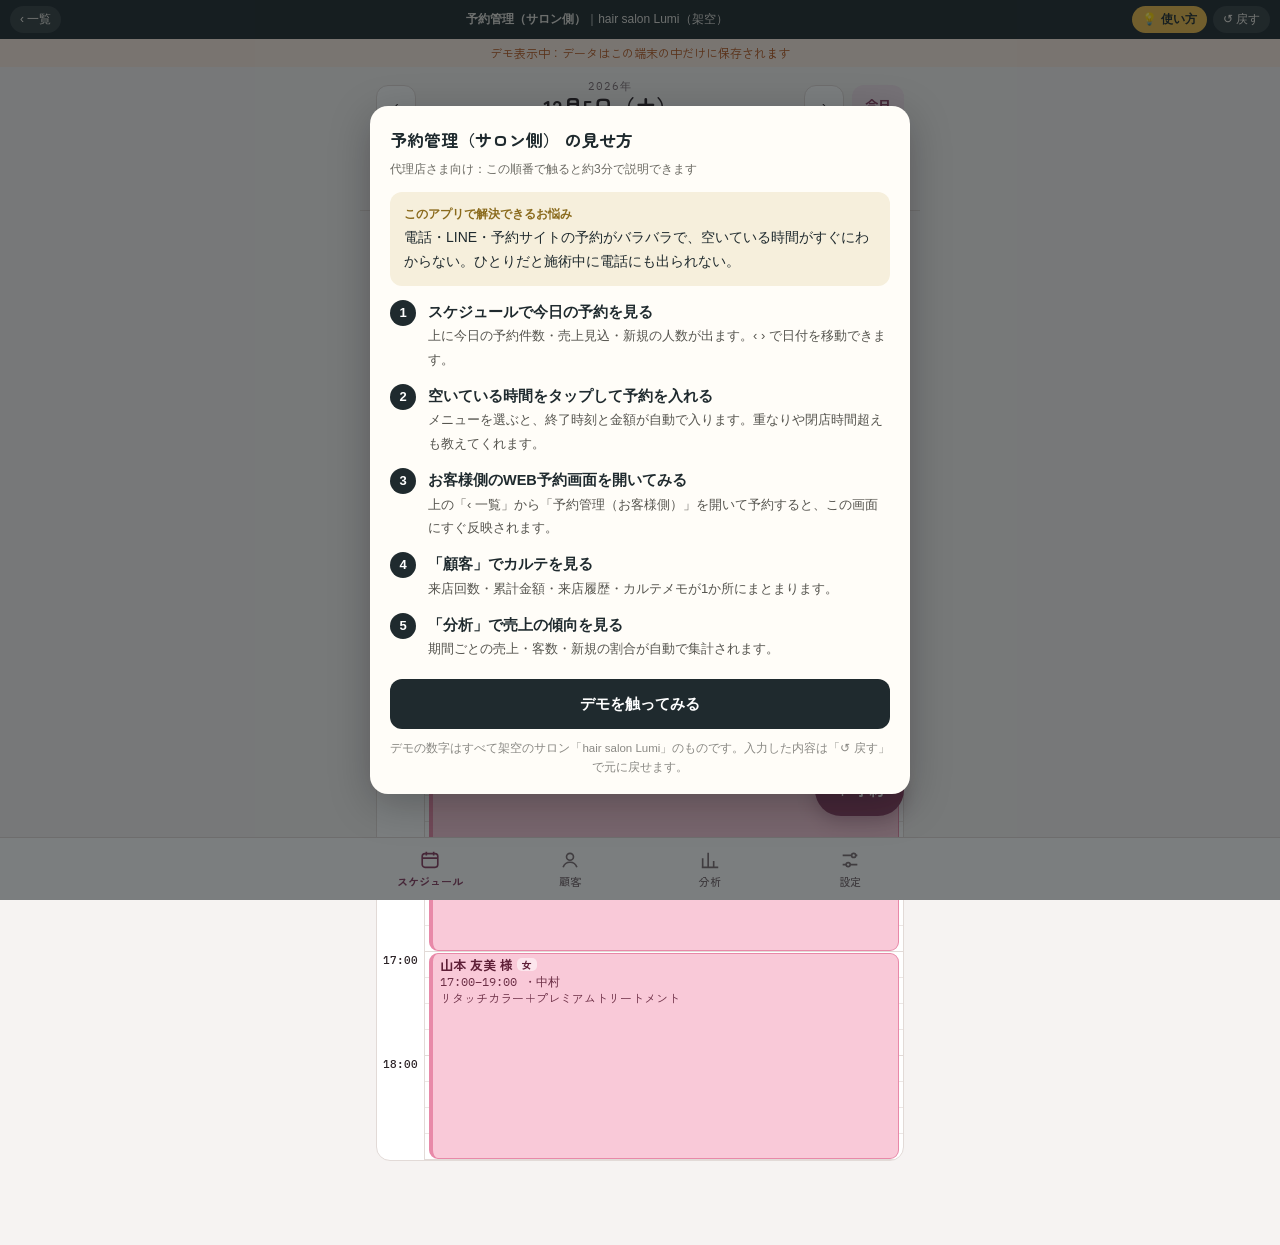
<file: yoyaku/admin.html>
<!doctype html>
<html lang="ja">
<head>
<meta charset="utf-8">
<meta name="viewport" content="width=device-width,initial-scale=1,viewport-fit=cover">
<title>予約台帳</title>
<meta name="theme-color" content="#8a3f63">
<meta name="apple-mobile-web-app-capable" content="yes">
<meta name="apple-mobile-web-app-title" content="予約台帳">
<link rel="preconnect" href="https://fonts.googleapis.com">
<link rel="stylesheet" href="https://fonts.googleapis.com/css2?family=Zen+Kaku+Gothic+New:wght@400;500;700&family=Zen+Maru+Gothic:wght@500;700&family=IBM+Plex+Mono:wght@400;500&display=swap">
<style>
/* Layout: お店用。日付ヘッダー → 15分刻みのタイムライン → 下部タブ。入力はすべて下から出るシート */
:root{
  --bg:#f6f3f2; --surface:#ffffff; --sunk:#efeae8; --line:#e2dad7; --line-soft:#ece6e4;
  --fg:#2b2226; --muted:#7d6f74; --accent:#8a3f63; --accent-fg:#ffffff; --accent-soft:#f3e4ec;
  --f-bg:#f9c9d8; --f-fg:#5e1f37; --f-edge:#e889a8;
  --m-bg:#cfe3f6; --m-fg:#1d3d5c; --m-edge:#8bb6de;
  --n-bg:#d3eed2; --n-fg:#1f4a26; --n-edge:#8fcb8f;
  --o-bg:#e8e1df; --o-fg:#3d3336; --o-edge:#c3b6b2;
  --x-bg:#e9e6e7; --x-fg:#5b5357; --x-edge:#a99fa3;
  --warn:#b4541a; --warn-soft:#fbeadf; --danger:#b3303f; --good:#2f7d45; --now:#d2475f;
  --font-body:"Zen Kaku Gothic New","Hiragino Sans","Noto Sans JP",system-ui,sans-serif;
  --font-display:"Zen Maru Gothic","Hiragino Maru Gothic ProN","Noto Sans JP",sans-serif;
  --font-mono:"IBM Plex Mono",ui-monospace,Menlo,monospace;
  --row:26px;
}
@media (prefers-color-scheme: dark){:root{
  --bg:#1b1619; --surface:#251f22; --sunk:#2d2629; --line:#3a3236; --line-soft:#2f282b;
  --fg:#f1e9ec; --muted:#a8999f; --accent:#e59bbd; --accent-fg:#2a1520; --accent-soft:#3b2530;
  --f-bg:#5a2a3b; --f-fg:#ffdbe7; --f-edge:#c4668a;
  --m-bg:#22394f; --m-fg:#d7e9fb; --m-edge:#5d8fbd;
  --n-bg:#244028; --n-fg:#d7f3d6; --n-edge:#62a868;
  --o-bg:#3a3235; --o-fg:#ece2e5; --o-edge:#6f6267;
  --x-bg:#2e2a2c; --x-fg:#b9adb2; --x-edge:#5a5055;
  --warn:#f0a36d; --warn-soft:#3d2a1d; --danger:#f17b88; --good:#7fd19c; --now:#ff6f86;
  color-scheme:dark}}
*{box-sizing:border-box}
[hidden]{display:none!important}
a.btn{color:var(--fg)}
html,body{margin:0;min-height:100%}
body{background:var(--bg);color:var(--fg);font-family:var(--font-body);font-size:15px;line-height:1.5;-webkit-tap-highlight-color:transparent;padding-top:env(safe-area-inset-top,0px)}
button,input,select,textarea{font:inherit;color:inherit}
button{cursor:pointer}
:focus-visible{outline:2px solid var(--accent);outline-offset:2px}
.app{max-width:560px;margin:0 auto;padding-bottom:calc(84px + env(safe-area-inset-bottom,0px))}
.num{font-family:var(--font-mono);font-variant-numeric:tabular-nums}
.demo{background:var(--warn-soft);color:var(--warn);font-size:12px;text-align:center;padding:5px 16px}

.top{position:sticky;top:env(safe-area-inset-top,0px);z-index:20;background:var(--bg);padding:10px 16px 8px;border-bottom:1px solid var(--line)}
.datebar{display:flex;align-items:center;gap:8px}
.iconbtn{width:40px;height:40px;border-radius:12px;border:1px solid var(--line);background:var(--surface);display:grid;place-items:center;font-size:18px;flex:none}
.datebox{flex:1;min-width:0;text-align:center;border:0;background:none;padding:2px 4px;border-radius:12px;display:flex;flex-direction:column;align-items:center;line-height:1.3}
.datebox:hover{background:var(--accent-soft)}
.datebox .d{font-family:var(--font-display);font-weight:700;font-size:21px}
.datebox .y{font-size:11px;color:var(--muted);letter-spacing:.08em}
.datebox .caret{font-size:10px;color:var(--accent);margin-top:-2px}
.todaybtn{height:40px;padding:0 12px;border-radius:12px;border:1px solid var(--line);background:var(--surface);font-size:13px;font-weight:700;flex:none}
.todaybtn[aria-pressed="true"]{background:var(--accent-soft);color:var(--accent);border-color:transparent}
.summary{display:flex;gap:14px;margin-top:8px;font-size:12px;color:var(--muted);flex-wrap:wrap;align-items:center}
.summary b{color:var(--fg);font-size:14px;margin-left:3px}
.legend{display:flex;gap:10px;margin-left:auto}
.legend span{display:inline-flex;align-items:center;gap:4px}
.dot{width:10px;height:10px;border-radius:3px;display:inline-block;border:1px solid}
.dot.f{background:var(--f-bg);border-color:var(--f-edge)} .dot.m{background:var(--m-bg);border-color:var(--m-edge)} .dot.n{background:var(--n-bg);border-color:var(--n-edge)} .dot.x{background:var(--x-bg);border-color:var(--x-edge)}
.chips{display:flex;gap:6px;margin-top:8px;overflow-x:auto;padding-bottom:2px}
.chipbtn{height:30px;padding:0 12px;border-radius:15px;border:1px solid var(--line);background:var(--surface);font-size:12px;white-space:nowrap;flex:none}
.chipbtn[aria-pressed="true"]{background:var(--accent);color:var(--accent-fg);border-color:transparent;font-weight:700}

.view{padding:12px 16px 0}
.timeline{position:relative;display:grid;grid-template-columns:48px 1fr;background:var(--surface);border:1px solid var(--line);border-radius:14px;overflow:hidden}
.times{border-right:1px solid var(--line)}
.tlabel{height:var(--row);font-size:11px;color:var(--muted);text-align:right;padding-right:6px;line-height:1;padding-top:3px}
.tlabel.h{color:var(--fg);font-weight:500}
.lane{position:relative}
.slot{height:var(--row);border:0;border-bottom:1px solid var(--line-soft);width:100%;display:block;background:transparent;text-align:left;padding:0 8px;font-size:11px;color:transparent}
.slot:nth-child(4n){border-bottom-color:var(--line)}
.slot:hover,.slot:focus-visible{background:var(--accent-soft);color:var(--accent)}
.bk{position:absolute;border-radius:9px;border:1px solid;border-left-width:4px;padding:3px 7px;overflow:hidden;text-align:left;display:flex;flex-direction:column;font-size:12px;line-height:1.3}
.bk.f{background:var(--f-bg);color:var(--f-fg);border-color:var(--f-edge)}
.bk.m{background:var(--m-bg);color:var(--m-fg);border-color:var(--m-edge)}
.bk.n{background:var(--n-bg);color:var(--n-fg);border-color:var(--n-edge)}
.bk.o{background:var(--o-bg);color:var(--o-fg);border-color:var(--o-edge)}
.bk.x{background:repeating-linear-gradient(135deg,var(--x-bg) 0 8px,var(--surface) 8px 14px);color:var(--x-fg);border-color:var(--x-edge);border-style:dashed}
.bk .nm{font-weight:700;font-size:13px;white-space:nowrap;overflow:hidden;text-overflow:ellipsis}
.bk .meta{white-space:nowrap;overflow:hidden;text-overflow:ellipsis;opacity:.9}
.tag{display:inline-block;font-size:10px;font-weight:700;padding:0 5px;border-radius:5px;margin-left:4px;vertical-align:1px;background:rgba(255,255,255,.55)}
@media (prefers-color-scheme: dark){.tag{background:rgba(0,0,0,.25)}}
.nowline{position:absolute;left:0;right:0;height:0;border-top:2px solid var(--now);z-index:5;pointer-events:none}
.nowline::before{content:"";position:absolute;left:-5px;top:-6px;width:10px;height:10px;border-radius:50%;background:var(--now)}
.empty{margin:10px 0 0;font-size:13px;color:var(--muted);text-align:center}
.closedday{margin:0 0 10px;padding:9px 12px;border-radius:10px;background:var(--sunk);font-size:13px;color:var(--muted);text-align:center}

.fab{position:fixed;right:max(16px,calc(50% - 264px));bottom:calc(84px + env(safe-area-inset-bottom,0px));z-index:25;height:52px;padding:0 20px;border-radius:26px;border:0;background:var(--accent);color:var(--accent-fg);font-weight:700;font-size:15px;box-shadow:0 6px 18px rgba(80,20,50,.25)}

.tabs{position:fixed;left:0;right:0;bottom:0;z-index:30;background:var(--surface);border-top:1px solid var(--line);padding-bottom:env(safe-area-inset-bottom,0px)}
.tabs .in{max-width:560px;margin:0 auto;display:grid;grid-template-columns:repeat(4,1fr)}
.tab{height:62px;border:0;background:none;display:flex;flex-direction:column;align-items:center;justify-content:center;gap:2px;font-size:11px;color:var(--muted);font-weight:500}
.tab svg{width:22px;height:22px}
.tab[aria-selected="true"]{color:var(--accent);font-weight:700}

h2{font-family:var(--font-display);font-size:19px;margin:0}
.card{background:var(--surface);border:1px solid var(--line);border-radius:14px}
.field{display:flex;flex-direction:column;gap:5px;min-width:0}
.field>label,.lbl{font-size:12px;color:var(--muted);font-weight:500;letter-spacing:.04em}
.inp{width:100%;height:44px;border-radius:10px;border:1px solid var(--line);background:var(--surface);padding:0 12px;font-size:16px;min-width:0}
textarea.inp{height:auto;min-height:64px;padding:10px 12px;resize:vertical}
.btn{height:46px;border-radius:12px;border:1px solid var(--line);background:var(--surface);padding:0 16px;font-weight:700}
.btn.pri{background:var(--accent);color:var(--accent-fg);border-color:transparent}
.btn.ghost{background:transparent}
.btn.sm{height:36px;padding:0 12px;font-size:13px}
.btn.danger{color:var(--danger)}
.btn.danger.armed{background:var(--danger);color:#fff;border-color:transparent}
.btn:disabled{opacity:.45}
.seg{display:flex;border:1px solid var(--line);border-radius:10px;overflow:hidden}
.seg button{flex:1;height:40px;border:0;background:var(--surface);font-size:14px;border-right:1px solid var(--line)}
.seg button:last-child{border-right:0}
.seg button[aria-pressed="true"]{background:var(--accent);color:var(--accent-fg);font-weight:700}

.scrim{position:fixed;inset:0;background:rgba(30,15,22,.42);z-index:50;display:flex;align-items:flex-end;justify-content:center}
.sheet{background:var(--bg);width:100%;max-width:560px;max-height:calc(100% - 24px - env(safe-area-inset-top,0px));border-radius:20px 20px 0 0;display:flex;flex-direction:column;overflow:hidden}
.sheet-h{display:flex;align-items:center;gap:8px;padding:14px 16px 10px;border-bottom:1px solid var(--line);background:var(--surface)}
.sheet-h h2{flex:1;min-width:0}
.sheet-b{overflow:auto;padding:14px 16px;display:flex;flex-direction:column;gap:16px}
.sheet-f{display:flex;gap:8px;padding:10px 16px calc(10px + env(safe-area-inset-bottom,0px));border-top:1px solid var(--line);background:var(--surface)}
.sheet-f .btn{flex:1}
.sheet-f .btn.danger{flex:0 0 auto}

.cust-chip{display:flex;align-items:center;gap:10px;padding:10px 12px}
.cust-chip .nm{font-weight:700;font-size:16px}
.sub{font-size:12px;color:var(--muted)}
.grow{flex:1;min-width:0}
.results{display:flex;flex-direction:column}
.res{display:flex;align-items:center;gap:10px;padding:10px 12px;border:0;border-bottom:1px solid var(--line-soft);background:none;text-align:left;width:100%}
.res:last-child{border-bottom:0}
.gbadge{width:26px;height:26px;border-radius:8px;display:grid;place-items:center;font-size:12px;font-weight:700;flex:none;border:1px solid}
.gbadge.f{background:var(--f-bg);color:var(--f-fg);border-color:var(--f-edge)}
.gbadge.m{background:var(--m-bg);color:var(--m-fg);border-color:var(--m-edge)}
.gbadge.o{background:var(--o-bg);color:var(--o-fg);border-color:var(--o-edge)}
.menus{display:flex;flex-direction:column}
.mrow{display:flex;align-items:center;gap:10px;padding:0 12px;min-height:46px;border-bottom:1px solid var(--line-soft)}
.mrow:last-child{border-bottom:0}
.mrow input[type=checkbox]{width:20px;height:20px;accent-color:var(--accent);flex:none}
.mrow .mins{font-size:12px;color:var(--muted);text-align:right;line-height:1.3}
.calc{display:flex;align-items:baseline;gap:6px;flex-wrap:wrap;padding:10px 12px;border-radius:10px;background:var(--sunk);font-size:13px}
.calc b{font-size:17px}
.warn{padding:9px 12px;border-radius:10px;background:var(--warn-soft);color:var(--warn);font-size:13px;font-weight:500}
.row2{display:grid;grid-template-columns:1fr 1fr;gap:10px}
.yen{position:relative}
.yen span{position:absolute;left:12px;top:50%;transform:translateY(-50%);color:var(--muted)}
.yen .inp{padding-left:28px}
.err{color:var(--danger);font-size:13px}
.search{position:relative}
.search .inp{padding-left:38px}
.search svg{position:absolute;left:12px;top:50%;transform:translateY(-50%);width:18px;height:18px;color:var(--muted)}
.hist{display:flex;flex-direction:column}
.hrow{display:grid;grid-template-columns:auto 1fr auto;gap:10px;padding:10px 12px;border-bottom:1px solid var(--line-soft);font-size:13px;align-items:baseline}
.hrow:last-child{border-bottom:0}
.hrow .memo{color:var(--muted);font-size:12px}
.stats{display:flex;gap:16px;font-size:12px;color:var(--muted);flex-wrap:wrap}
.stats b{color:var(--fg);font-size:15px;margin-left:3px}

/* settings */
.set{display:flex;flex-direction:column;gap:20px}
.set-sec{display:flex;flex-direction:column;gap:8px}
.set-sec>.lbl{padding:0 2px;font-weight:700;color:var(--fg);font-size:13px}
.pad{padding:12px;display:flex;flex-direction:column;gap:12px}
.srow{display:flex;align-items:center;gap:8px;padding:8px 10px;border-bottom:1px solid var(--line-soft);flex-wrap:wrap}
.srow:last-child{border-bottom:0}
.srow .inp{height:40px;font-size:15px;flex:1}
.step{display:flex;align-items:center;border:1px solid var(--line);border-radius:10px;overflow:hidden;flex:none}
.step button{width:34px;height:38px;border:0;background:var(--sunk);font-size:16px}
.step span{min-width:52px;text-align:center;font-size:14px}
.xbtn{width:34px;height:38px;border-radius:10px;border:1px solid var(--line);background:var(--surface);color:var(--danger);flex:none}
.mcard{padding:10px;border-bottom:1px solid var(--line-soft);display:grid;grid-template-columns:1fr 1fr;gap:8px}
.mcard:last-child{border-bottom:0}
.mcard .full{grid-column:1 / -1}
.mcard .inp{height:40px;font-size:15px}
.mcard .bar{display:flex;align-items:center;gap:8px;grid-column:1 / -1;flex-wrap:wrap}
.toggle{display:inline-flex;align-items:center;gap:8px;font-size:13px}
.toggle input{width:20px;height:20px;accent-color:var(--accent)}
.wdays{display:flex;gap:6px;flex-wrap:wrap}
.wdays button{width:40px;height:40px;border-radius:10px;border:1px solid var(--line);background:var(--surface)}
.wdays button[aria-pressed="true"]{background:var(--danger);color:#fff;border-color:transparent;font-weight:700}
.hchips{display:flex;gap:6px;flex-wrap:wrap}
.hchip{display:inline-flex;align-items:center;gap:4px;height:30px;padding:0 4px 0 10px;border-radius:15px;background:var(--sunk);font-size:13px}
.hchip button{border:0;background:none;color:var(--danger);width:22px;height:22px}
.urlbox{display:flex;gap:8px;align-items:center}
.urlbox code{flex:1;min-width:0;font-family:var(--font-mono);font-size:12px;background:var(--sunk);padding:10px;border-radius:10px;overflow-wrap:anywhere;user-select:all}
.note{font-size:12px;color:var(--muted);margin:0}
.savebar{position:sticky;bottom:calc(70px + env(safe-area-inset-bottom,0px));z-index:10;display:flex;gap:8px}
.savebar .btn{flex:1;box-shadow:0 4px 14px rgba(0,0,0,.12)}

/* analysis / calendar */
.monthbar{display:flex;align-items:center;gap:8px;justify-content:center}
.monthbar .m{font-family:var(--font-display);font-weight:700;font-size:19px;min-width:8em;text-align:center}
.kpis{display:grid;grid-template-columns:1fr 1fr;gap:8px}
.kpi{padding:12px;display:flex;flex-direction:column;gap:2px;min-width:0}
.kpi .k{font-size:12px;color:var(--muted);font-weight:500}
.kpi .v{font-family:var(--font-mono);font-variant-numeric:tabular-nums;font-size:22px;font-weight:500;line-height:1.25;overflow-wrap:anywhere}
.kpi .s{font-size:12px;color:var(--muted)}
.up{color:var(--good)}.down{color:var(--danger)}
.tbl-wrap{overflow-x:auto}
.tbl{width:100%;border-collapse:collapse;font-size:14px}
.tbl th,.tbl td{padding:9px 12px;border-bottom:1px solid var(--line-soft);text-align:right;white-space:nowrap}
.tbl th:first-child,.tbl td:first-child{text-align:left}
.tbl thead th{font-size:12px;color:var(--muted);font-weight:500}
.tbl tbody tr:last-child td{border-bottom:0}
.tbl tfoot td{font-weight:700;border-top:1px solid var(--line)}
.tbl .num{font-family:var(--font-mono)}
.chip{display:inline-flex;align-items:center;gap:5px}
.cal{display:grid;grid-template-columns:repeat(7,1fr);gap:4px}
.cal .wd{text-align:center;font-size:11px;color:var(--muted);padding:2px 0;font-weight:500}
.cal .wd.sun,.cal .day.sun .dn{color:var(--danger)}
.cal .wd.sat,.cal .day.sat .dn{color:#3b6fa8}
.cal .day{aspect-ratio:1/1.15;border:1px solid var(--line-soft);background:var(--surface);border-radius:10px;display:flex;flex-direction:column;align-items:center;padding:5px 2px 3px;gap:2px;min-width:0}
.cal .day.out{opacity:.38}
.cal .day.closed{background:var(--sunk)}
.cal .day .dn{font-family:var(--font-mono);font-size:14px}
.cal .day .cnt{font-size:11px;font-weight:700;color:var(--accent);line-height:1}
.cal .day .dots{display:flex;gap:2px;flex-wrap:wrap;justify-content:center}
.cal .day .dots i{width:6px;height:6px;border-radius:50%;display:block}
.cal .day .dots i.f{background:var(--f-edge)}.cal .day .dots i.m{background:var(--m-edge)}.cal .day .dots i.n{background:var(--n-edge)}.cal .day .dots i.o{background:var(--o-edge)}.cal .day .dots i.x{background:var(--x-edge)}
.cal .day.today{border-color:var(--accent)}
.cal .day.sel{background:var(--accent);border-color:var(--accent)}
.cal .day.sel .dn,.cal .day.sel .cnt{color:var(--accent-fg)}
.calfoot{display:flex;gap:8px;justify-content:space-between;align-items:center;flex-wrap:wrap}

/* menu manager */
.menusum{display:flex;align-items:center;gap:10px;width:100%;padding:14px 12px;border:0;border-bottom:1px solid var(--line-soft);background:none;text-align:left}
.menusum b{display:block;font-size:15px}
.mprev{display:flex;align-items:baseline;gap:10px;padding:8px 12px;border-bottom:1px solid var(--line-soft);font-size:14px}
.mprev:last-child{border-bottom:0}
.mtools{display:flex;gap:8px;flex-wrap:wrap}
.mtools .btn{flex:1}
.mcat{font-size:12px;font-weight:700;color:var(--muted);letter-spacing:.06em;margin:4px 2px -8px}
.mitem{display:flex;align-items:stretch;border-bottom:1px solid var(--line-soft)}
.mitem:last-child{border-bottom:0}
.mitem .order{display:flex;flex-direction:column;border-right:1px solid var(--line-soft);flex:none}
.mitem .order button{width:38px;flex:1;border:0;background:none;color:var(--muted);font-size:12px;min-height:28px}
.mitem .order button:disabled{opacity:.25}
.mitem .body{flex:1;min-width:0;display:flex;align-items:center;gap:10px;padding:10px 12px;border:0;background:none;text-align:left}
.mitem .body .nm{font-weight:700}
.mitem .body .pr{font-family:var(--font-mono);font-size:16px;font-weight:500;white-space:nowrap}
.mitem.off .nm,.mitem.off .pr{opacity:.5}
.offtag{font-size:10px;font-weight:700;color:var(--muted);border:1px solid var(--line);border-radius:5px;padding:0 5px;margin-left:6px;vertical-align:1px}
.preview{border:1px dashed var(--line);border-radius:14px;padding:12px;display:flex;flex-direction:column;gap:6px;background:var(--surface)}
.preview .pv{display:grid;grid-template-columns:20px 1fr auto;gap:2px 10px;align-items:start;border:1px solid var(--line);border-radius:12px;padding:12px}
.preview .pv i{width:18px;height:18px;border:1.5px solid var(--line);border-radius:4px;margin-top:3px;grid-row:span 2}
.preview .pv .nm{font-weight:700;font-size:15px}
.preview .pv .pr{font-family:var(--font-mono);font-weight:500;color:var(--accent)}
.preview .pv .sub{grid-column:2 / 4}
.step button[data-min]{width:auto;min-width:44px;padding:0 8px;font-size:13px}
.step #meMin{min-width:64px}
.tgtb{display:inline-block;font-size:10px;font-weight:700;padding:1px 6px;border-radius:5px;color:#fff;margin-right:6px;vertical-align:2px}
.tgtb.new{background:#d4572a}.tgtb.repeat{background:#3a72b0}.tgtb.all{background:#5d7a3a}
.stt{font-size:10px;font-weight:700;border-radius:5px;padding:0 5px;margin-left:6px;vertical-align:1px;border:1px solid var(--line)}
.stt.on{color:var(--good);border-color:currentColor}.stt.off{color:var(--muted)}
.preview .pdesc{grid-column:2 / 4;font-size:12px;white-space:pre-wrap;line-height:1.6}
.pc{border:1px solid var(--line);border-radius:12px;padding:12px;display:flex;flex-direction:column;gap:6px}
.pc-hd{display:flex;gap:8px;align-items:center}
.pc-pr{display:flex;gap:10px;align-items:baseline;flex-wrap:wrap}
.pc .pr{font-family:var(--font-mono);font-size:20px;color:var(--accent)}
.pc .pdesc{font-size:12px;white-space:pre-wrap;line-height:1.6}
.clamp2{display:-webkit-box;-webkit-line-clamp:2;-webkit-box-orient:vertical;overflow:hidden}
.offb{font-size:10px;font-weight:700;color:var(--accent);background:var(--accent-soft);border-radius:5px;padding:1px 6px}
.mcat2{font-size:11px;font-weight:700;color:var(--muted);padding:8px 12px 4px;background:var(--sunk);letter-spacing:.06em}
.bulktbl td.new{color:var(--accent);font-weight:700}
.connnow,.connok{display:flex;align-items:center;gap:10px}
.connnow b,.connok b{display:block}
.cdot{display:block;width:12px;height:12px;min-width:12px;max-width:12px;border-radius:50%;flex:0 0 12px;background:var(--muted)}
.conntools{display:flex;flex-direction:column;gap:8px}
.cdot.on{background:var(--good);box-shadow:0 0 0 4px color-mix(in srgb,var(--good) 20%,transparent)}
.cdot.demo{background:var(--warn)}
.connok{background:var(--sunk);border-radius:12px;padding:12px}
.connpick{border:0;background:none;text-align:left;padding:0;cursor:pointer}
#cnFound{display:flex;flex-direction:column;gap:12px}
#cnFound[hidden]{display:none}
.toast{position:fixed;left:50%;bottom:calc(150px + env(safe-area-inset-bottom,0px));transform:translateX(-50%);background:var(--fg);color:var(--bg);padding:10px 16px;border-radius:12px;font-size:14px;z-index:80;max-width:calc(100% - 32px)}
.loadingbar{position:fixed;top:0;left:0;right:0;height:3px;z-index:90;background:linear-gradient(90deg,transparent,var(--accent),transparent);background-size:200% 100%;animation:lb 1s linear infinite}
@keyframes lb{from{background-position:100% 0}to{background-position:-100% 0}}
@media (prefers-reduced-motion:no-preference){.sheet{animation:up .22s ease-out}@keyframes up{from{transform:translateY(24px);opacity:.6}to{transform:none;opacity:1}}}
</style>
</head>
<body>
<div class="loadingbar" id="lb" hidden></div>
<div class="demo" id="demoBar" hidden>デモ表示中：データはこの端末の中だけに保存されます</div>
<div class="app">
  <header class="top" id="top">
    <div class="datebar">
      <button class="iconbtn" id="prev" aria-label="前の日">‹</button>
      <button class="datebox" id="dateOpen" aria-haspopup="dialog" aria-label="カレンダーから日付を選ぶ">
        <span class="y num" id="dYear"></span><span class="d" id="dLabel"></span><span class="caret">▾</span>
      </button>
      <button class="iconbtn" id="next" aria-label="次の日">›</button>
      <button class="todaybtn" id="today">今日</button>
    </div>
    <div class="summary">
      <span>予約<b class="num" id="sCount">0</b>件</span>
      <span>売上見込<b class="num" id="sSales">¥0</b></span>
      <span>新規<b class="num" id="sNew">0</b></span>
      <span class="legend"><span><i class="dot f"></i>女性</span><span><i class="dot m"></i>男性</span><span><i class="dot n"></i>新規</span></span>
    </div>
    <div class="chips" id="staffChips" hidden></div>
  </header>
  <main>
    <section class="view" id="vSchedule">
      <p class="closedday" id="closedNote" hidden>定休日です</p>
      <div class="timeline" id="timeline"></div>
      <p class="empty" id="dayEmpty" hidden>空いている時間をタップすると予約を入れられます</p>
    </section>
    <section class="view" id="vCustomers" hidden></section>
    <section class="view" id="vSettings" hidden></section>
  </main>
  <button class="fab" id="fab">＋ 予約</button>
</div>
<nav class="tabs" role="tablist"><div class="in">
  <button class="tab" role="tab" data-tab="schedule" aria-selected="true"><svg viewBox="0 0 24 24" fill="none" stroke="currentColor" stroke-width="1.8"><rect x="3.5" y="5" width="17" height="15" rx="3"/><path d="M3.5 10h17M8 3v4M16 3v4"/></svg>スケジュール</button>
  <button class="tab" role="tab" data-tab="customers" aria-selected="false"><svg viewBox="0 0 24 24" fill="none" stroke="currentColor" stroke-width="1.8"><circle cx="12" cy="8.5" r="3.8"/><path d="M4.5 20c1.2-3.6 4.1-5.5 7.5-5.5s6.3 1.9 7.5 5.5"/></svg>顧客</button>
  <button class="tab" id="tabAnalysis" aria-haspopup="dialog"><svg viewBox="0 0 24 24" fill="none" stroke="currentColor" stroke-width="1.8"><path d="M4 20V10M10 20V4M16 20v-7M21 20H3"/></svg>分析</button>
  <button class="tab" role="tab" data-tab="settings" aria-selected="false"><svg viewBox="0 0 24 24" fill="none" stroke="currentColor" stroke-width="1.8"><path d="M4 7h10M18 7h2M4 17h4M12 17h8"/><circle cx="16" cy="7" r="2.2"/><circle cx="10" cy="17" r="2.2"/></svg>設定</button>
</div></nav>
<div id="sheetRoot"></div>

<script src="../common/lumi-data.js"></script>
<script>
window.DEMO = {
  id: "yoyaku-admin", app: "予約管理（サロン側）",
  pain: "電話・LINE・予約サイトの予約がバラバラで、空いている時間がすぐにわからない。ひとりだと施術中に電話にも出られない。",
  steps: [
    { t: "スケジュールで今日の予約を見る", d: "上に今日の予約件数・売上見込・新規の人数が出ます。‹ › で日付を移動できます。" },
    { t: "空いている時間をタップして予約を入れる", d: "メニューを選ぶと、終了時刻と金額が自動で入ります。重なりや閉店時間超えも教えてくれます。" },
    { t: "お客様側のWEB予約画面を開いてみる", d: "上の「‹ 一覧」から「予約管理（お客様側）」を開いて予約すると、この画面にすぐ反映されます。" },
    { t: "「顧客」でカルテを見る", d: "来店回数・累計金額・来店履歴・カルテメモが1か所にまとまります。" },
    { t: "「分析」で売上の傾向を見る", d: "期間ごとの売上・客数・新規の割合が自動で集計されます。" }
  ],
  reset: function () { try { localStorage.removeItem("lumi.yoyaku.demo.v1"); } catch (e) {} }
};
</script>
<script src="../common/demo-kit.js"></script>
<script>
/* ================================================================
   予約システム コアロジック（GAS とデモ表示で共通）
   ※ このファイルの中身は gas/Code.gs の先頭にもそのまま入っています
   ================================================================ */
var Core = (function () {
  var STEP = 15;

  var DEFAULT_SETTINGS = {
    salonName: "Salon Sample",
    phone: "011-000-0000",
    address: "札幌市中央区○○ 1-2-3",
    message: "ご予約ありがとうございます。ご来店を心よりお待ちしております。",
    notifyEmail: "",
    accent: "#b0446e",
    open: "10:00",
    close: "20:00",
    closedWeekdays: [2],          // 0=日 … 6=土（初期値：火曜定休）
    holidays: [],                 // "YYYY-MM-DD"
    seats: 1,                     // 同じ時間に受けられる人数
    deadlineMin: 60,              // 来店の何分前まで WEB 予約を受け付けるか
    maxDays: 60,                  // 何日先まで予約できるか
    nomination: false,            // スタッフ指名を受け付けるか
    staff: [],                    // {id,name,role,active}
    menus: [
      { id: "cut", category: "カット", name: "カット", min: 60, price: 5500, desc: "シャンプー・ブロー込み", public: true },
      { id: "cutcolor", category: "カラー", name: "カット＋カラー", min: 120, price: 11000, desc: "根元〜全体染めまで対応", public: true },
      { id: "color", category: "カラー", name: "カラー", min: 90, price: 7700, desc: "", public: true },
      { id: "perm", category: "パーマ", name: "カット＋パーマ", min: 150, price: 13200, desc: "", public: true },
      { id: "tr", category: "トリートメント", name: "トリートメント", min: 30, price: 3300, desc: "他メニューと組み合わせ可", public: true },
      { id: "spa", category: "ヘッドスパ", name: "ヘッドスパ 30分", min: 30, price: 3850, desc: "", public: true },
      { id: "mens", category: "カット", name: "メンズカット", min: 45, price: 4950, desc: "", public: true },
      { id: "str", category: "縮毛矯正", name: "縮毛矯正", min: 180, price: 17600, desc: "", public: true }
    ],
    coupons: []
  };

  /* 見本のクーポン（デモ表示と、新しいサロンの初期設定で使います） */
  var SAMPLE_COUPONS = [
      { id: "cpn1", name: "【初めての方】カット＋カラー＋トリートメント", target: "new", price: 9900, regular: 14300, min: 150, menuIds: ["cutcolor", "tr"],
        desc: "初めてのご来店の方限定。カウンセリングでなりたい髪色をしっかりお伺いし、ダメージを抑えたカラーで仕上げます。トリートメントで手触りもなめらかに。", terms: "ご来店が初めての方限定／他クーポンとの併用不可", validFrom: "", validTo: "", public: true },
      { id: "cpn2", name: "【全員】カット＋トリートメント", target: "all", price: 7700, regular: 8800, min: 90, menuIds: ["cut", "tr"],
        desc: "毛先のパサつきが気になる方に。カットと集中補修トリートメントのセットです。", terms: "他クーポンとの併用不可", validFrom: "", validTo: "", public: true },
      { id: "cpn3", name: "【再来】リタッチカラー＋ヘッドスパ", target: "repeat", price: 6600, regular: 8250, min: 75, menuIds: ["color", "spa"],
        desc: "2回目以降のご来店の方へ。根元のリタッチカラーと、頭皮をほぐすヘッドスパのセットです。", terms: "2回目以降のご来店の方限定", validFrom: "", validTo: "", public: true }
    ];

  /* ---------- 小道具 ---------- */
  function pad(n) { return (n < 10 ? "0" : "") + n; }
  function toMin(s) { var p = String(s).split(":"); return Number(p[0]) * 60 + Number(p[1] || 0); }
  function fmt(m) { return Math.floor(m / 60) + ":" + pad(m % 60); }
  function dateAdd(ds, n) { var d = new Date(ds + "T00:00:00Z"); d.setUTCDate(d.getUTCDate() + n); return d.toISOString().slice(0, 10); }
  function dow(ds) { return new Date(ds + "T00:00:00Z").getUTCDay(); }
  var WD = ["日", "月", "火", "水", "木", "金", "土"];
  function jpDate(ds) { var p = ds.split("-"); return Number(p[1]) + "/" + Number(p[2]) + "（" + WD[dow(ds)] + "）"; }
  function uid(prefix) { return (prefix || "") + Date.now().toString(36) + Math.random().toString(36).slice(2, 7); }
  function normPhone(p) {
    return String(p || "").replace(/[０-９]/g, function (c) { return String.fromCharCode(c.charCodeAt(0) - 0xfee0); }).replace(/[^\d]/g, "");
  }
  function nowJST() { var d = new Date(Date.now() + 9 * 3600000); return { date: d.toISOString().slice(0, 10), min: d.getUTCHours() * 60 + d.getUTCMinutes(), iso: d.toISOString().slice(0, 16).replace("T", " ") }; }
  function clone(o) { return JSON.parse(JSON.stringify(o)); }
  function fail(msg) { var e = new Error(msg); e.userMessage = msg; throw e; }
  function str(v, max) { return String(v == null ? "" : v).trim().slice(0, max || 200); }

  function mergeSettings(s) {
    var out = clone(DEFAULT_SETTINGS);
    if (s) for (var k in s) if (Object.prototype.hasOwnProperty.call(s, k) && k !== "adminKey") out[k] = s[k];
    out.seats = Math.max(1, Number(out.seats) || 1);
    out.deadlineMin = Math.max(0, Number(out.deadlineMin) || 0);
    out.maxDays = Math.max(1, Number(out.maxDays) || 60);
    out.closedWeekdays = (out.closedWeekdays || []).map(Number);
    out.holidays = out.holidays || [];
    out.staff = out.staff || [];
    out.menus = out.menus || [];
    out.coupons = out.coupons || [];
    return out;
  }

  /* ---------- 空き判定 ---------- */
  function live(list) { return list.filter(function (b) { return b.status !== "cancelled"; }); }
  function overlaps(b, s, e) { return b.start < e && b.start + b.dur > s; }
  function maxConcurrent(list, s, e) {
    var pts = [s];
    list.forEach(function (b) { if (b.start > s && b.start < e) pts.push(b.start); });
    var mx = 0;
    pts.forEach(function (t) {
      var c = 0; list.forEach(function (b) { if (b.start <= t && t < b.start + b.dur) c++; });
      if (c > mx) mx = c;
    });
    return mx;
  }
  function isClosedDay(st, ds) { return st.closedWeekdays.indexOf(dow(ds)) >= 0 || st.holidays.indexOf(ds) >= 0; }
  function slotFree(st, dayList, s, dur, staffId, ignoreId) {
    var e = s + dur;
    var rel = dayList.filter(function (b) { return b.id !== ignoreId && overlaps(b, s, e); });
    if (rel.some(function (b) { return b.kind === "block"; })) return false;
    if (maxConcurrent(rel, s, e) >= st.seats) return false;
    if (staffId && rel.some(function (b) { return b.staffId === staffId; })) return false;
    return true;
  }

  function availability(st, all, from, days, dur, staffId) {
    var now = nowJST();
    var open = toMin(st.open), close = toMin(st.close);
    var last = dateAdd(now.date, st.maxDays);
    var byDate = {};
    live(all).forEach(function (b) { (byDate[b.date] = byDate[b.date] || []).push(b); });
    var times = []; for (var t = open; t < close; t += STEP) times.push(t);
    var out = {};
    for (var i = 0; i < days; i++) {
      var ds = dateAdd(from, i);
      if (ds < now.date || ds > last) { out[ds] = { state: "out", slots: [] }; continue; }
      if (isClosedDay(st, ds)) { out[ds] = { state: "closed", slots: [] }; continue; }
      var slots = [];
      for (var s = open; s + dur <= close; s += STEP) {
        if (ds === now.date && s < now.min + st.deadlineMin) continue;
        if (slotFree(st, byDate[ds] || [], s, dur, staffId)) slots.push(s);
      }
      out[ds] = { state: "open", slots: slots };
    }
    return { times: times, dates: out, today: now.date };
  }

  /* ---------- 顧客・新規判定 ---------- */
  function customerMap(store) { var m = {}; store.customers().forEach(function (c) { m[c.id] = c; }); return m; }
  function decorate(list, cmap) {
    return list.map(function (b) {
      var c = cmap[b.customerId];
      var o = clone(b);
      o.isNew = b.kind !== "block" && !!c && c.firstBookingId === b.id;
      if (c) { o.name = c.name; o.gender = c.gender || b.gender; }
      return o;
    });
  }
  function touchCustomer(store, c, b) {
    var nc = clone(c);
    if (!nc.firstBookingId) nc.firstBookingId = b.id;
    if (!nc.lastVisit || b.date >= nc.lastVisit) { nc.lastVisit = b.date; nc.lastMenu = (b.menus || []).map(function (m) { return m.name; }).join("＋"); }
    store.putCustomer(nc);
    return nc;
  }

  /* ---------- クーポン ---------- */
  var TARGET = { all: "全員", "new": "新規", repeat: "再来" };
  function couponValid(c, today) {
    if (c.public === false) return false;
    if (c.validFrom && today < c.validFrom) return false;
    if (c.validTo && today > c.validTo) return false;
    return true;
  }
  function couponItem(c) { return { id: c.id, name: "【クーポン】" + c.name, min: Number(c.min) || 0, price: Number(c.price) || 0, coupon: true }; }
  function hasVisited(store, cust) {
    if (!cust) return false;
    return live(store.bookings()).some(function (b) { return b.customerId === cust.id && b.kind !== "block"; });
  }

  /* ---------- 公開 API（お客様用） ---------- */
  function publicInfo(st) {
    var now = nowJST();
    return {
      salonName: st.salonName, phone: st.phone, address: st.address, message: st.message, accent: st.accent,
      open: st.open, close: st.close, closedWeekdays: st.closedWeekdays, deadlineMin: st.deadlineMin, maxDays: st.maxDays,
      nomination: !!st.nomination,
      staff: st.nomination ? st.staff.filter(function (s) { return s.active !== false; }).map(function (s) { return { id: s.id, name: s.name, role: s.role || "" }; }) : [],
      menus: st.menus.filter(function (m) { return m.public !== false; }).map(function (m) { return { id: m.id, category: m.category || "", name: m.name, min: Number(m.min), price: Number(m.price) || 0, desc: m.desc || "" }; }),
      coupons: st.coupons.filter(function (c) { return couponValid(c, now.date); }).map(function (c) {
        return { id: c.id, name: c.name, target: c.target || "all", price: Number(c.price) || 0, regular: Number(c.regular) || 0, min: Number(c.min) || 0,
          contents: (c.menuIds || []).map(function (id) { var m = st.menus.filter(function (x) { return x.id === id; })[0]; return m ? m.name : ""; }).filter(Boolean),
          desc: c.desc || "", terms: c.terms || "", validTo: c.validTo || "" };
      }),
      today: now.date
    };
  }

  function book(store, st, p) {
    var name = str(p.name, 40), kana = str(p.kana, 60), phone = normPhone(p.phone), gender = ["F", "M", "O"].indexOf(p.gender) >= 0 ? p.gender : "O";
    if (!name) fail("お名前を入力してください");
    if (phone.length < 10 || phone.length > 11) fail("電話番号を正しく入力してください");
    var menus = (p.menuIds || []).map(function (id) {
      return st.menus.filter(function (m) { return m.id === id && m.public !== false; })[0];
    }).filter(Boolean);
    var coupon = null;
    if (p.couponId) {
      coupon = st.coupons.filter(function (c) { return c.id === p.couponId; })[0];
      if (!coupon || !couponValid(coupon, nowJST().date)) fail("選んだクーポンは現在ご利用いただけません。もう一度お選びください");
      menus = [couponItem(coupon)].concat(menus);
    }
    if (!menus.length) fail("クーポンかメニューを選んでください");
    var dur = menus.reduce(function (a, m) { return a + Number(m.min); }, 0);
    var price = menus.reduce(function (a, m) { return a + (Number(m.price) || 0); }, 0);
    var date = str(p.date, 10), start = Number(p.start);
    if (!/^\d{4}-\d{2}-\d{2}$/.test(date) || !(start >= 0) || start % STEP) fail("日時が正しくありません");
    var staffId = st.nomination ? str(p.staffId, 40) : "";
    var staff = staffId ? st.staff.filter(function (s) { return s.id === staffId && s.active !== false; })[0] : null;
    if (staffId && !staff) fail("選択したスタッフは現在ご指名いただけません");

    var av = availability(st, store.bookings(), date, 1, dur, staffId);
    var d = av.dates[date];
    if (!d || d.state !== "open" || d.slots.indexOf(start) < 0) fail("申し訳ありません。その時間はたった今埋まってしまいました。別の時間をお選びください");

    var cust = store.customers().filter(function (c) { return normPhone(c.phone) === phone; })[0];
    if (coupon && coupon.target === "new" && hasVisited(store, cust)) fail("「" + coupon.name + "」は初めてご来店の方限定のクーポンです。別のクーポンかメニューをお選びください");
    if (coupon && coupon.target === "repeat" && !hasVisited(store, cust)) fail("「" + coupon.name + "」は2回目以降のご来店の方限定のクーポンです。お電話番号が前回と同じかご確認ください");
    if (!cust) cust = { id: uid("c"), name: name, kana: kana, phone: phone, gender: gender, memo: "", createdAt: nowJST().iso };
    else { cust = clone(cust); if (!cust.kana && kana) cust.kana = kana; if (!cust.gender || cust.gender === "O") cust.gender = gender; }

    var now = nowJST().iso;
    var b = {
      id: uid("b"), date: date, start: start, dur: dur, menus: menus.map(function (m) { return { id: m.id, name: m.name, min: Number(m.min), price: Number(m.price) || 0, coupon: !!m.coupon }; }),
      adjust: 0, price: price, customerId: cust.id, name: cust.name, kana: cust.kana || kana, phone: phone, gender: cust.gender,
      staffId: staff ? staff.id : "", staffName: staff ? staff.name : "", memo: str(p.memo, 500),
      source: "web", kind: "booking", status: "confirmed", createdAt: now, updatedAt: now
    };
    var isFirst = !cust.firstBookingId;
    touchCustomer(store, cust, b);
    store.putBooking(b);

    if (st.notifyEmail && store.sendMail) {
      var lines = [
        "WEBから新しい予約が入りました。", "",
        "日時　　：" + jpDate(date) + " " + fmt(start) + "〜" + fmt(start + dur) + "（" + dur + "分）",
        "お名前　：" + name + (kana ? "（" + kana + "）" : "") + " 様" + (isFirst ? "【新規】" : ""),
        "電話番号：" + phone,
        "メニュー：" + b.menus.map(function (m) { return m.name; }).join("＋"),
        "金額　　：¥" + price.toLocaleString("ja-JP"),
        "指名　　：" + (staff ? staff.name : "指名なし"),
        "ご要望　：" + (b.memo || "なし"), "",
        "予約番号：" + b.id.slice(-6).toUpperCase()
      ];
      try { store.sendMail(st.notifyEmail, "【WEB予約】" + jpDate(date) + " " + fmt(start) + " " + name + " 様", lines.join("\n")); } catch (e) { }
    }
    return { booking: { no: b.id.slice(-6).toUpperCase(), date: date, start: start, dur: dur, menus: b.menus, price: price, staffName: b.staffName, name: name } };
  }

  /* ---------- 管理 API（お店用） ---------- */
  function admin(store, st, p) {
    var all = store.bookings();
    switch (p.op) {
      case "settings": return { settings: st };
      case "range": {
        var cmap = customerMap(store);
        var list = live(all).filter(function (b) { return b.date >= p.from && b.date <= p.to; });
        return { bookings: decorate(list, cmap) };
      }
      case "customers": {
        var stats = {};
        live(all).forEach(function (b) { if (b.kind === "block") return; var s = stats[b.customerId] = stats[b.customerId] || { visits: 0, total: 0 }; s.visits++; s.total += Number(b.price) || 0; });
        return { customers: store.customers().map(function (c) { var o = clone(c); var s = stats[c.id] || { visits: 0, total: 0 }; o.visits = s.visits; o.total = s.total; return o; }) };
      }
      case "history": {
        var c = customerMap(store);
        var h = live(all).filter(function (b) { return b.customerId === p.customerId; });
        h.sort(function (a, b) { return (b.date + pad(b.start)).localeCompare(a.date + pad(a.start)); });
        return { bookings: decorate(h, c) };
      }
      case "saveBooking": {
        var b = clone(p.booking || {});
        var prev = b.id ? all.filter(function (x) { return x.id === b.id; })[0] : null;
        var now = nowJST().iso;
        b.id = b.id || uid("b");
        b.kind = b.kind === "block" ? "block" : "booking";
        b.date = str(b.date, 10); b.start = Number(b.start);
        if (!/^\d{4}-\d{2}-\d{2}$/.test(b.date) || !(b.start >= 0)) fail("日時が正しくありません");
        b.adjust = Number(b.adjust) || 0;
        b.memo = str(b.memo, 500);
        b.status = "confirmed";
        b.source = prev ? prev.source : "store";
        b.createdAt = prev ? prev.createdAt : now; b.updatedAt = now;
        var stf = b.staffId ? st.staff.filter(function (s) { return s.id === b.staffId; })[0] : null;
        b.staffId = stf ? stf.id : ""; b.staffName = stf ? stf.name : "";
        if (b.kind === "block") {
          b.dur = Math.max(STEP, Number(b.dur) || 60); b.menus = []; b.price = 0; b.customerId = ""; b.name = ""; b.kana = ""; b.phone = ""; b.gender = "";
          store.putBooking(b); return { booking: b };
        }
        b.menus = (b.menus || []).map(function (m) { return { id: str(m.id, 40), name: str(m.name, 120), min: Number(m.min) || 0, price: Number(m.price) || 0, coupon: !!m.coupon }; });
        if (!b.menus.length) fail("メニューを1つ以上選んでください");
        b.dur = Math.max(5, b.menus.reduce(function (a, m) { return a + m.min; }, 0) + b.adjust);
        b.price = Number(b.price) || 0;
        var cust;
        if (p.newCustomer) {
          var nc = p.newCustomer, ph = normPhone(nc.phone);
          if (!str(nc.name)) fail("お名前を入力してください");
          cust = ph ? store.customers().filter(function (c) { return normPhone(c.phone) === ph; })[0] : null;
          if (!cust) cust = { id: uid("c"), name: str(nc.name, 40), kana: str(nc.kana, 60), phone: ph, gender: ["F", "M", "O"].indexOf(nc.gender) >= 0 ? nc.gender : "O", memo: "", createdAt: now };
        } else {
          cust = store.customers().filter(function (c) { return c.id === b.customerId; })[0];
          if (!cust) fail("お客様を選んでください");
        }
        if (prev && prev.customerId && prev.customerId !== cust.id) {
          var old = store.customers().filter(function (c) { return c.id === prev.customerId; })[0];
          if (old && old.firstBookingId === prev.id) { old = clone(old); old.firstBookingId = ""; store.putCustomer(old); }
        }
        b.customerId = cust.id; b.name = cust.name; b.kana = cust.kana || ""; b.phone = cust.phone || ""; b.gender = cust.gender || "O";
        touchCustomer(store, cust, b);
        store.putBooking(b);
        return { booking: b };
      }
      case "cancelBooking": {
        var t = all.filter(function (x) { return x.id === p.id; })[0];
        if (!t) fail("予約が見つかりません");
        t = clone(t); t.status = "cancelled"; t.updatedAt = nowJST().iso; store.putBooking(t);
        var cc = store.customers().filter(function (c) { return c.id === t.customerId; })[0];
        if (cc && cc.firstBookingId === t.id) { cc = clone(cc); cc.firstBookingId = ""; store.putCustomer(cc); }
        return {};
      }
      case "saveCustomer": {
        var c2 = p.customer || {};
        if (!str(c2.name)) fail("お名前を入力してください");
        var ex = c2.id ? store.customers().filter(function (c) { return c.id === c2.id; })[0] : null;
        var rec = ex ? clone(ex) : { id: uid("c"), createdAt: nowJST().iso, firstBookingId: "", lastVisit: "", lastMenu: "" };
        rec.name = str(c2.name, 40); rec.kana = str(c2.kana, 60); rec.phone = normPhone(c2.phone); rec.memo = str(c2.memo, 1000);
        rec.gender = ["F", "M", "O"].indexOf(c2.gender) >= 0 ? c2.gender : "O";
        store.putCustomer(rec);
        return { customer: rec };
      }
      case "deleteCustomer": store.removeCustomer(p.id); return {};
      case "saveSettings": {
        var ns = mergeSettings(p.settings);
        if (toMin(ns.close) <= toMin(ns.open)) fail("閉店時間は開店時間より後にしてください");
        ns.menus = ns.menus.filter(function (m) { return str(m.name); }).map(function (m) {
          return { id: str(m.id, 40) || uid("m"), category: str(m.category, 30), name: str(m.name, 60), min: Math.max(5, Number(m.min) || 60), price: Math.max(0, Number(m.price) || 0), desc: str(m.desc, 1000), public: m.public !== false };
        });
        var menuIds = ns.menus.map(function (m) { return m.id; });
        ns.coupons = (ns.coupons || []).filter(function (c) { return str(c.name); }).map(function (c) {
          return { id: str(c.id, 40) || uid("cp"), name: str(c.name, 80), target: ["all", "new", "repeat"].indexOf(c.target) >= 0 ? c.target : "all",
            price: Math.max(0, Number(c.price) || 0), regular: Math.max(0, Number(c.regular) || 0), min: Math.max(5, Number(c.min) || 60),
            menuIds: (c.menuIds || []).filter(function (id) { return menuIds.indexOf(id) >= 0; }),
            desc: str(c.desc, 1000), terms: str(c.terms, 300), validFrom: /^\d{4}-\d{2}-\d{2}$/.test(c.validFrom || "") ? c.validFrom : "",
            validTo: /^\d{4}-\d{2}-\d{2}$/.test(c.validTo || "") ? c.validTo : "", public: c.public !== false };
        });
        ns.staff = ns.staff.filter(function (s) { return str(s.name); }).map(function (s) { return { id: str(s.id, 40) || uid("s"), name: str(s.name, 30), role: str(s.role, 30), active: s.active !== false }; });
        store.putSettings(ns);
        return { settings: ns };
      }
    }
    fail("不明な操作です");
  }

  /* ---------- 入口 ---------- */
  function dispatch(store, action, p) {
    p = p || {};
    try {
      var st = mergeSettings(store.settings());
      var res;
      if (action === "info") res = publicInfo(st);
      else if (action === "avail") {
        var staffId = st.nomination ? str(p.staff, 40) : "";
        res = availability(st, store.bookings(), str(p.from, 10), Math.min(14, Math.max(1, Number(p.days) || 7)), Math.max(STEP, Number(p.dur) || 60), staffId);
      }
      else if (action === "book") res = book(store, st, p);
      else if (action === "admin") {
        if (!store.checkKey(p.key)) return { ok: false, error: "パスワードが違います", auth: false };
        res = admin(store, st, p);
      }
      else fail("不明な操作です");
      res.ok = true;
      return res;
    } catch (e) {
      return { ok: false, error: e.userMessage || "エラーが発生しました：" + (e && e.message) };
    }
  }

  return { SAMPLE_COUPONS: SAMPLE_COUPONS, TARGET: TARGET, dispatch: dispatch, DEFAULT_SETTINGS: DEFAULT_SETTINGS, mergeSettings: mergeSettings, nowJST: nowJST, dateAdd: dateAdd, uid: uid, normPhone: normPhone, fmt: fmt, toMin: toMin };
})();
</script>
<script>
/* ================================================================
   通信部分：URL の ?s=（GAS のデプロイID）があればスプレッドシートへ、
   なければこの端末の中だけで動く「デモ表示」になります
   ================================================================ */
var API = (function () {
  var params = new URLSearchParams(location.search);
  var KEY_SID = "lumi.yoyaku.sid";
  /* 貼り付けられたURL・ID から デプロイID を取り出す */
  function parseSid(input) {
    var v = String(input || "").trim(), m;
    if (!v) return "";
    if (v === "demo") return "demo";
    m = v.match(/\/macros\/s\/([A-Za-z0-9_-]{20,})/); if (m) return m[1];
    m = v.match(/[?&]s=([A-Za-z0-9_-]{20,}|demo)/); if (m) return m[1];
    if (/^[A-Za-z0-9_-]{20,}$/.test(v)) return v;
    return "";
  }
  var sid = "demo"; /* 代理店向けデモ版：常にデモ表示（本番のスプレッドシートにはつながりません） */
  function setSid(v) { sid = "demo"; }
  function baseOf(id) { return "https://script.google.com/macros/s/" + id + "/exec"; }

  /* ---------- デモ用ストア（この端末のブラウザに保存） ---------- */
  var DKEY = "lumi.yoyaku.demo.v1";
  function demoLoad() {
    var d = null;
    try { d = JSON.parse(localStorage.getItem(DKEY) || "null"); } catch (e) { }
    if (!d) d = demoSeed();
    return d;
  }
  function demoSave(d) { try { localStorage.setItem(DKEY, JSON.stringify(d)); } catch (e) { } }
  function demoSeed() {
    /* hair salon Lumi（架空）の共通サンプルデータから作ります → ../common/lumi-data.js */
    var L = window.LUMI;
    var st = Core.mergeSettings(null);
    var DESC = { cut: "シャンプー・ブロー込み。似合わせカットが得意です", mens: "眉カット・シェービングなし", cutcolor: "ダメージを抑えた艶カラー。根元〜全体染めまで対応", color: "伸びてきた根元だけを染めます（〜2cm）", bleach: "カラーと一緒にご予約ください", wcolor: "ブリーチ＋オンカラーで透明感のある髪色に", cutperm: "ゆるふわ〜しっかりまでご相談ください", straight: "くせを伸ばしすぎない自然なストレート", shuku: "強いくせもまっすぐに。カット込み", tr: "他メニューと組み合わせ可", trp: "髪の内側から補修する集中トリートメント", spa: "頭皮をほぐしてリラックス" };
    st.salonName = L.salon.name;
    st.phone = L.salon.phone;
    st.address = L.salon.address;
    st.message = "ご予約ありがとうございます。ひとりで営業しているため、ゆっくりお話ししながら施術します。ご来店をお待ちしております。";
    st.accent = "#9b6a4f";
    st.open = L.salon.open; st.close = L.salon.close;
    st.closedWeekdays = L.salon.closedWeekdays.slice();
    st.holidays = L.holidaysIn(L.util.addMonths(L.TODAY, -6), L.util.addMonths(L.TODAY, 4));
    st.seats = 1;
    st.nomination = false;
    st.staff = [{ id: "s1", name: "中村", role: "オーナースタイリスト", active: true }];
    st.menus = L.menus.map(function (m) { return { id: m.id, category: m.cat, name: m.name, min: m.min, price: m.price, desc: DESC[m.id] || "", public: true }; });
    st.coupons = [
      { id: "cpn1", name: "【初めての方】カット＋カラー＋トリートメント", target: "new", price: 11000, regular: 16500, min: 150, menuIds: ["cutcolor", "tr"],
        desc: "初めてのご来店の方限定。カウンセリングでなりたい髪色をしっかりお伺いし、ダメージを抑えた艶カラーで仕上げます。", terms: "ご来店が初めての方限定／他クーポンとの併用不可", validFrom: "", validTo: "", public: true },
      { id: "cpn2", name: "【全員】カット＋トリートメント", target: "all", price: 7700, regular: 8800, min: 90, menuIds: ["cut", "tr"],
        desc: "毛先のパサつきが気になる方に。カットと集中補修トリートメントのセットです。", terms: "他クーポンとの併用不可", validFrom: "", validTo: "", public: true },
      { id: "cpn3", name: "【再来】リタッチカラー＋ヘッドスパ", target: "repeat", price: 9350, regular: 11000, min: 105, menuIds: ["color", "spa"],
        desc: "2回目以降のご来店の方へ。根元のリタッチカラーと、頭皮をほぐすヘッドスパのセットです。", terms: "2回目以降のご来店の方限定", validFrom: "", validTo: "", public: true }
    ];
    var d = { settings: st, bookings: [], customers: [] };
    var byId = {};
    L.customers.forEach(function (c) {
      var rec = { id: c.id, name: c.name, kana: c.kana, gender: c.gender, phone: c.phone, memo: c.memo || "",
        firstBookingId: c.pre ? "before-demo" : "", lastVisit: c.lastVisit || "", lastMenu: c.lastMenu || "", createdAt: "" };
      byId[c.id] = rec; d.customers.push(rec);
    });
    var menuObj = {}; st.menus.forEach(function (m) { menuObj[m.id] = m; });
    L.visits.concat(L.bookings).forEach(function (v) {
      var c = byId[v.customerId]; if (!c) return;
      var ms = v.menus.map(function (id) { return menuObj[id]; });
      d.bookings.push({ id: v.id, date: v.date, start: v.start, dur: v.dur, menus: ms, adjust: 0, price: v.price,
        customerId: c.id, name: c.name, kana: c.kana, phone: c.phone, gender: c.gender, staffId: "s1", staffName: "中村",
        memo: "", source: v.source, kind: "booking", status: "confirmed", createdAt: "", updatedAt: "" });
      if (!c.firstBookingId) c.firstBookingId = v.id;
    });
    // カルテメモの見本
    var memos = ["前回より明るめ希望。耳にかけるとき後れ毛が出やすい", "根元のくせが強め。乾かし方をお伝え済み", "お子さんの送迎があるので15時まで", "敏感肌。カラーは根元を少し浮かせて塗布", "ハイライトに興味あり。次回ご提案"];
    d.customers.slice(0, 40).forEach(function (c, i) { if (i % 8 === 0) c.memo = memos[(i / 8) % memos.length]; });
    return d;
  }
  function demoStore(d) {
    return {
      bookings: function () { return d.bookings; },
      customers: function () { return d.customers; },
      settings: function () { return d.settings; },
      putBooking: function (b) { var i = d.bookings.findIndex(function (x) { return x.id === b.id; }); if (i < 0) d.bookings.push(b); else d.bookings[i] = b; },
      putCustomer: function (c) { var i = d.customers.findIndex(function (x) { return x.id === c.id; }); if (i < 0) d.customers.push(c); else d.customers[i] = c; },
      removeCustomer: function (id) { d.customers = d.customers.filter(function (x) { return x.id !== id; }); },
      putSettings: function (s) { d.settings = s; },
      checkKey: function () { return true; },
      sendMail: function (to, subject) { console.log("[デモ] メール送信:", to, subject); }
    };
  }

  function call(action, payload, opt) {
    payload = payload || {};
    var use = (opt && opt.sid) || sid;
    if (!use || use === "demo") {
      return new Promise(function (resolve) {
        setTimeout(function () {
          var d = demoLoad();
          var res = Core.dispatch(demoStore(d), action, JSON.parse(JSON.stringify(payload)));
          demoSave(d);
          resolve(res);
        }, 180);
      });
    }
    var base = baseOf(use), req;
    if (action === "info" || action === "avail") {
      var q = new URLSearchParams(Object.assign({ action: action }, payload));
      req = fetch(base + "?" + q.toString(), { method: "GET", redirect: "follow" });
    } else {
      req = fetch(base, { method: "POST", redirect: "follow", headers: { "Content-Type": "text/plain;charset=utf-8" }, body: JSON.stringify(Object.assign({ action: action }, payload)) });
    }
    return req.then(function (r) { return r.json(); }).catch(function () {
      return { ok: false, error: "通信できませんでした。電波の良い場所でもう一度お試しください", network: true };
    });
  }

  function resetDemo() { try { localStorage.removeItem(DKEY); } catch (e) { } }

  return {
    call: call, parseSid: parseSid, setSid: setSid, resetDemo: resetDemo,
    get demo() { return !sid || sid === "demo"; },
    get connected() { return !!sid; },
    get sid() { return sid && sid !== "demo" ? sid : ""; }
  };
})();
</script>
<script>
(function(){
"use strict";
/* ---------- helpers ---------- */
const $=s=>document.querySelector(s);
const esc=s=>String(s??"").replace(/[&<>"']/g,c=>({"&":"&amp;","<":"&lt;",">":"&gt;",'"':"&quot;","'":"&#39;"}[c]));
const pad=n=>String(n).padStart(2,"0");
const fmtT=m=>`${Math.floor(m/60)}:${pad(m%60)}`;
const parseT=s=>{const [h,m]=String(s).split(":").map(Number);return h*60+(m||0)};
const yen=n=>"¥"+(Number(n)||0).toLocaleString("ja-JP");
const WD=["日","月","火","水","木","金","土"];
const dow=ds=>new Date(ds+"T00:00:00Z").getUTCDay();
const addDays=(ds,n)=>{const d=new Date(ds+"T00:00:00Z");d.setUTCDate(d.getUTCDate()+n);return d.toISOString().slice(0,10)};
const dLabel=ds=>{const p=ds.split("-");return `${Number(p[1])}月${Number(p[2])}日（${WD[dow(ds)]}）`};
const dShort=ds=>{const p=ds.split("-");return `${p[0]}/${Number(p[1])}/${Number(p[2])}`};
const todayStr=()=>Core.nowJST().date;
const ymShift=(ym,n)=>{const [y,m]=ym.split("-").map(Number);const d=new Date(Date.UTC(y,m-1+n,1));return d.toISOString().slice(0,7)};
const ymLabel=ym=>{const [y,m]=ym.split("-").map(Number);return `${y}年${m}月`};
const lastDay=ym=>{const [y,m]=ym.split("-").map(Number);return `${ym}-${pad(new Date(Date.UTC(y,m,0)).getUTCDate())}`};
const gLabel={F:"女",M:"男",O:"他"},gClass={F:"f",M:"m",O:"o"};
const clone=o=>JSON.parse(JSON.stringify(o));

/* ---------- state ---------- */
const keyStore=sid=>"lumi.yoyaku.adminKey."+((sid===undefined?API.sid:sid)||"demo");
const CONNS="lumi.yoyaku.conns";
function getConns(){try{return JSON.parse(localStorage.getItem(CONNS)||"[]")}catch(e){return []}}
function saveConn(sid,name){if(!sid)return;const l=getConns().filter(c=>c.sid!==sid);l.unshift({sid,name:name||"名前未設定のサロン"});try{localStorage.setItem(CONNS,JSON.stringify(l.slice(0,30)))}catch(e){}}
function dropConn(sid){try{localStorage.setItem(CONNS,JSON.stringify(getConns().filter(c=>c.sid!==sid)));localStorage.removeItem(keyStore(sid))}catch(e){}}
const S={key:"",settings:Core.mergeSettings(null),date:todayStr(),tab:"schedule",customers:{},day:[],staffFilter:"all",custQuery:""};
try{S.key=localStorage.getItem(keyStore())||""}catch(e){}
if(API.demo&&API.connected)S.key="demo";

let busy=0;function loading(on){busy+=on?1:-1;$("#lb").hidden=busy<=0}
let tt=null;function toast(msg){let el=$(".toast");if(!el){el=document.createElement("div");el.className="toast";el.setAttribute("role","status");document.body.appendChild(el)}el.textContent=msg;clearTimeout(tt);tt=setTimeout(()=>el.remove(),2600)}

async function adm(op,payload){
  loading(true);
  const r=await API.call("admin",Object.assign({key:S.key,op},payload||{}));
  loading(false);
  if(!r.ok){if(r.auth===false){logout(true);return r}toast(r.error||"エラーが発生しました")}
  return r;
}

/* ---------- data loading ---------- */
let dayToken=0;
async function loadDay(){
  const my=++dayToken,date=S.date;
  const r=await adm("range",{from:date,to:date});
  if(my!==dayToken||!r.ok)return;
  S.day=r.bookings;renderSchedule();renderSummary();
}
async function loadCustomers(){
  const r=await adm("customers");if(!r.ok)return;
  const o={};r.customers.forEach(c=>o[c.id]=c);S.customers=o;
  if(S.tab==="customers")renderCustomers();
}
async function loadSettings(){
  const r=await adm("settings");if(!r.ok)return false;
  S.settings=r.settings;return true;
}
async function rangeBookings(from,to){const r=await adm("range",{from,to});return r.ok?r.bookings:null}

/* ---------- derived ---------- */
const isClosedDay=ds=>S.settings.closedWeekdays.includes(dow(ds))||S.settings.holidays.includes(ds);
const bookingDur=b=>b.dur||Math.max(5,(b.menus||[]).reduce((s,m)=>s+(m.min||0),0)+(b.adjust||0));
function colorOf(b){if(b.kind==="block")return "x";if(b.isNew)return "n";return gClass[b.gender]||"o"}
const custName=b=>(S.customers[b.customerId]&&S.customers[b.customerId].name)||b.name||"（名前なし）";
const activeStaff=()=>S.settings.staff.filter(s=>s.active!==false);
function visibleDay(){if(S.staffFilter==="all")return S.day;return S.day.filter(b=>b.kind==="block"||b.staffId===S.staffFilter||(S.staffFilter==="none"&&!b.staffId))}

/* ---------- header ---------- */
function renderHeader(){
  $("#dLabel").textContent=dLabel(S.date);
  $("#dYear").textContent=S.date.slice(0,4)+"年";
  $("#today").setAttribute("aria-pressed",String(S.date===todayStr()));
  const st=S.settings.staff;
  const chips=$("#staffChips");
  if(st.length){chips.hidden=false;
    const opts=[["all","全員"],...st.filter(s=>s.active!==false).map(s=>[s.id,s.name]),["none","指名なし"]];
    chips.innerHTML=opts.map(o=>`<button class="chipbtn" data-sf="${esc(o[0])}" aria-pressed="${S.staffFilter===o[0]}">${esc(o[1])}</button>`).join("")}
  else chips.hidden=true;
}
function renderSummary(){
  const list=S.day.filter(b=>b.kind!=="block");
  $("#sCount").textContent=list.length;
  $("#sSales").textContent=yen(list.reduce((s,b)=>s+(Number(b.price)||0),0));
  $("#sNew").textContent=list.filter(b=>b.isNew).length;
}

/* ---------- schedule ---------- */
function renderSchedule(){
  const open=parseT(S.settings.open),close=parseT(S.settings.close);
  const rows=Math.max(1,Math.ceil((close-open)/15));
  const rowH=parseFloat(getComputedStyle(document.documentElement).getPropertyValue("--row"))||26;
  let t="",l="";
  for(let i=0;i<rows;i++){const m=open+i*15;const hr=m%60===0;
    t+=`<div class="tlabel num ${hr?"h":""}">${hr||i===0?fmtT(m):""}</div>`;
    l+=`<button class="slot num" data-start="${m}" aria-label="${fmtT(m)} に予約を追加">＋ ${fmtT(m)}</button>`}
  const items=visibleDay().map(b=>({b,s:b.start,e:b.start+bookingDur(b)})).sort((a,c)=>a.s-c.s||c.e-a.e);
  let cluster=[],cEnd=-1;const out=[];
  const flush=()=>{const lanes=[];cluster.forEach(it=>{let k=lanes.findIndex(e=>e<=it.s);if(k<0){k=lanes.length;lanes.push(0)}lanes[k]=it.e;it.lane=k});cluster.forEach(it=>{it.lanes=lanes.length;out.push(it)});cluster=[]};
  items.forEach(it=>{if(cluster.length&&it.s>=cEnd){flush();cEnd=-1}cluster.push(it);cEnd=Math.max(cEnd,it.e)});flush();
  let blocks="";
  out.forEach(it=>{const b=it.b;
    const s=Math.max(it.s,open),e=Math.min(Math.max(it.e,s+15),close+60);
    const top=(s-open)/15*rowH+1,h=Math.max(rowH-2,(e-s)/15*rowH-2);
    const w=100/it.lanes;
    const compact=h<rowH*2.2;
    let inner;
    if(b.kind==="block"){inner=`<span class="nm">受付停止</span><span class="meta num">${fmtT(it.s)}–${fmtT(it.e)}${b.memo?" ・"+esc(b.memo):""}</span>`}
    else{
      const menus=(b.menus||[]).map(m=>m.name).join("＋")||"メニュー未設定";
      const g=gLabel[b.gender]||"";
      const tags=`${g?`<span class="tag">${g}</span>`:""}${b.isNew?`<span class="tag">新規</span>`:""}${b.source==="web"?`<span class="tag">WEB</span>`:""}`;
      const staff=b.staffName?` ・${esc(b.staffName)}`:"";
      inner=`<span class="nm">${esc(custName(b))} 様${tags}</span><span class="meta num">${fmtT(it.s)}–${fmtT(it.e)}${compact?" ・"+esc(menus):staff}</span>${compact?"":`<span class="meta">${esc(menus)}</span>`}`;
    }
    blocks+=`<button class="bk ${colorOf(b)}" data-id="${esc(b.id)}" style="top:${top}px;height:${h}px;left:calc(${w*it.lane}% + 4px);width:calc(${w}% - 8px)">${inner}</button>`});
  let now="";
  if(S.date===todayStr()){const n=Core.nowJST();if(n.min>=open&&n.min<=close)now=`<div class="nowline" style="top:${(n.min-open)/15*rowH}px"></div>`}
  $("#timeline").innerHTML=`<div class="times">${t}</div><div class="lane">${l}${blocks}${now}</div>`;
  $("#dayEmpty").hidden=S.day.length>0;
  $("#closedNote").hidden=!isClosedDay(S.date);
}

/* ---------- customers ---------- */
const kanaKey=c=>c.kana||c.name||"";
function renderCustomers(){
  const q=S.custQuery.trim().toLowerCase();
  const list=Object.values(S.customers).filter(c=>!q||[c.name,c.kana,c.phone].some(v=>(v||"").toLowerCase().includes(q))).sort((a,b)=>kanaKey(a).localeCompare(kanaKey(b),"ja"));
  const rows=list.map(c=>`<button class="res" data-cid="${esc(c.id)}"><span class="gbadge ${gClass[c.gender]||"o"}">${gLabel[c.gender]||"他"}</span>
    <span class="grow"><div><b>${esc(c.name)}</b> <span class="sub">${esc(c.kana||"")}</span></div>
    <div class="sub">${c.lastVisit?`最終来店 ${dShort(c.lastVisit)}　${esc(c.lastMenu||"")}`:"来店記録なし"}　来店${c.visits||0}回</div></span><span class="sub">›</span></button>`).join("");
  $("#vCustomers").innerHTML=`<div style="display:flex;gap:8px;align-items:center">
      <div class="search" style="flex:1;min-width:0"><svg viewBox="0 0 24 24" fill="none" stroke="currentColor" stroke-width="2"><circle cx="11" cy="11" r="6.5"/><path d="M16 16l4 4"/></svg><input class="inp" id="custSearch" placeholder="名前・フリガナ・電話で検索" value="${esc(S.custQuery)}"></div>
      <button class="btn pri" id="custAdd">＋ 新規</button></div>
    <p class="note" style="margin:8px 2px">登録 ${Object.keys(S.customers).length} 名</p>
    <div class="card results">${rows||`<p class="empty" style="padding:16px">${q?"該当する顧客がいません":"まだ顧客がいません。予約を入れると自動で登録されます"}</p>`}</div>`;
}

/* ---------- settings ---------- */
let D=null;
const appDir=()=>location.href.split("?")[0].split("#")[0].replace(/[^/]*$/,"");
function customerUrl(){return API.demo?appDir()+"index.html":`${appDir()}?s=${API.sid}`}
function staffUrl(){return API.demo?appDir()+"admin.html":`${appDir()}admin.html?s=${API.sid}`}
function renderSettings(){
  if(!D)D=clone(S.settings);
  const hours=[];for(let m=6*60;m<=24*60;m+=30)hours.push(`${pad(Math.floor(m/60))}:${pad(m%60)}`);
  const opt=(v)=>hours.map(h=>`<option ${parseT(h)===parseT(v)?"selected":""}>${h}</option>`).join("");
  const sel=(list,v)=>list.map(o=>`<option value="${o[0]}" ${Number(v)===o[0]?"selected":""}>${o[1]}</option>`).join("");
  $("#vSettings").innerHTML=`<div class="set">
    <div class="set-sec"><span class="lbl">お客様用の予約ページ</span>
      <div class="card pad"><div class="urlbox"><code id="custUrl">${esc(customerUrl())}</code><button class="btn sm" id="copyUrl">コピー</button></div>
      <p class="note">このURLをInstagramのプロフィールやLINE、Googleマップに載せてください。</p>
      <a class="btn sm ghost" style="display:inline-grid;place-items:center;text-decoration:none;align-self:flex-start" href="${esc(customerUrl())}" target="_blank" rel="noopener">予約ページを開く</a></div></div>

    <div class="set-sec"><span class="lbl">メニュー・クーポン</span><div class="card">
      <button class="menusum" id="menuOpen">
        <span class="grow"><b>メニュー・料金を編集する</b><span class="sub">${D.menus.length}件（WEB予約に表示 ${D.menus.filter(m=>m.public!==false).length}件）</span></span><span class="sub">›</span>
      </button>
      <button class="menusum" id="couponOpen">
        <span class="grow"><b>クーポンを編集する</b><span class="sub">${(D.coupons||[]).length}件（掲載中 ${(D.coupons||[]).filter(c=>c.public!==false&&(!c.validTo||c.validTo>=todayStr())&&(!c.validFrom||c.validFrom<=todayStr())).length}件）</span></span><span class="sub">›</span>
      </button>
      ${D.menus.slice(0,4).map(m=>`<div class="mprev"><span class="grow">${esc(m.name)}</span><span class="sub num">${m.min}分</span><b class="num">${yen(m.price)}</b></div>`).join("")}
      ${D.menus.length>4?`<div class="mprev"><span class="sub">ほか ${D.menus.length-4}件</span></div>`:""}
    </div><p class="note" style="padding:0 2px">料金はお客様の予約ページに表示され、予約を入れるときの金額にも自動で入ります。</p></div>

    <div class="set-sec"><span class="lbl">サロン情報</span><div class="card pad">
      <div class="field"><label for="sName">サロン名</label><input class="inp" id="sName" data-k="salonName" value="${esc(D.salonName)}"></div>
      <div class="row2"><div class="field"><label for="sTel">電話番号</label><input class="inp num" id="sTel" data-k="phone" value="${esc(D.phone)}"></div>
      <div class="field"><label for="sAccent">予約ページの色</label><input class="inp" type="color" id="sAccent" data-k="accent" value="${esc(D.accent)}" style="padding:4px"></div></div>
      <div class="field"><label for="sAddr">住所</label><input class="inp" id="sAddr" data-k="address" value="${esc(D.address)}"></div>
      <div class="field"><label for="sMsg">予約完了画面のメッセージ</label><textarea class="inp" id="sMsg" data-k="message">${esc(D.message)}</textarea></div>
      <div class="field"><label for="sMail">予約通知メールの送り先</label><input class="inp" id="sMail" type="email" data-k="notifyEmail" value="${esc(D.notifyEmail)}" placeholder="例）salon@example.com"><p class="note">WEB予約が入るたびに、このアドレスへメールが届きます。</p></div>
    </div></div>

    <div class="set-sec"><span class="lbl">営業時間・定休日</span><div class="card pad">
      <div class="row2"><div class="field"><label for="sOpen">開店</label><select class="inp num" id="sOpen" data-k="open">${opt(D.open)}</select></div><div class="field"><label for="sClose">閉店</label><select class="inp num" id="sClose" data-k="close">${opt(D.close)}</select></div></div>
      <div class="field"><span class="lbl">定休日（曜日）</span><div class="wdays">${WD.map((w,i)=>`<button type="button" data-wd="${i}" aria-pressed="${D.closedWeekdays.includes(i)}">${w}</button>`).join("")}</div></div>
      <div class="field"><span class="lbl">臨時休業日</span>
        <div style="display:flex;gap:8px"><input class="inp num" type="date" id="hDate" style="flex:1"><button class="btn sm" id="hAdd" style="height:44px">追加</button></div>
        <div class="hchips">${D.holidays.slice().sort().map(h=>`<span class="hchip num">${dShort(h)}<button data-hdel="${h}" aria-label="${h}を削除">×</button></span>`).join("")||`<span class="note">なし</span>`}</div></div>
    </div></div>

    <div class="set-sec"><span class="lbl">WEB予約のルール</span><div class="card pad">
      <div class="field"><span class="lbl">同じ時間に受けられる人数</span><div class="step" style="align-self:flex-start"><button data-seat="-1" aria-label="1人減らす">−</button><span class="num">${D.seats}人</span><button data-seat="1" aria-label="1人増やす">＋</button></div><p class="note">スタッフや席の数に合わせてください。これを超える予約は入りません。</p></div>
      <div class="row2">
        <div class="field"><label for="sDead">受付の締め切り</label><select class="inp" id="sDead" data-k="deadlineMin" data-num="1">${sel([[0,"直前まで"],[30,"30分前まで"],[60,"1時間前まで"],[120,"2時間前まで"],[180,"3時間前まで"],[1440,"前日まで"]],D.deadlineMin)}</select></div>
        <div class="field"><label for="sMax">予約できる期間</label><select class="inp" id="sMax" data-k="maxDays" data-num="1">${sel([[14,"2週間先まで"],[30,"1か月先まで"],[60,"2か月先まで"],[90,"3か月先まで"],[180,"6か月先まで"]],D.maxDays)}</select></div>
      </div></div></div>

    <div class="set-sec"><span class="lbl">スタッフ</span><div class="card">
      <div class="srow"><label class="toggle"><input type="checkbox" id="sNom" ${D.nomination?"checked":""}>お客様がスタッフを指名できるようにする</label></div>
      ${D.staff.map((s,i)=>`<div class="srow"><input class="inp" id="stn-${i}" data-st="${i}" data-sk="name" value="${esc(s.name)}" placeholder="名前" aria-label="スタッフ名"><input class="inp" id="str-${i}" data-st="${i}" data-sk="role" value="${esc(s.role||"")}" placeholder="役職（例：店長）" aria-label="役職" style="max-width:9em"><label class="toggle"><input type="checkbox" data-st="${i}" data-sk="active" ${s.active!==false?"checked":""}>在籍</label><button class="xbtn" data-stdel="${i}" aria-label="${esc(s.name)}を削除">×</button></div>`).join("")}
      <div class="srow"><button class="btn sm ghost" id="stAdd">＋ スタッフを追加</button></div>
    </div><p class="note" style="padding:0 2px">指名をオフにしても、お店側では予約ごとに担当スタッフを設定できます。</p></div>

    <div class="savebar"><button class="btn pri" id="setSave">設定を保存</button></div>
    <div class="set-sec"><span class="lbl">スプレッドシートとの接続</span><div class="card pad">
      <div class="connnow"><span class="cdot ${API.demo?"demo":"on"}"></span><span class="grow"><b>${API.demo?"デモ表示中（スプレッドシート未接続）":esc(S.settings.salonName)+" に接続中"}</b>
        <span class="sub">${API.demo?"データはこの端末の中だけに保存されます":"データはこのサロンのGoogleスプレッドシートに保存されています"}</span></span></div>
      ${API.demo?"":`<div class="field"><span class="lbl">スタッフ用リンク（開くだけでこのサロンにつながります）</span><div class="urlbox"><code id="staffUrl">${esc(staffUrl())}</code><button class="btn sm" id="copyStaff">コピー</button></div><p class="note">スタッフのスマホにLINEなどで送ってください。開いたあと管理パスワードを入れれば使えます。</p></div>`}
      <div class="conntools">${API.demo?`<button class="btn sm" id="demoReset">デモを最初の状態に戻す</button>`:`<button class="btn sm" id="logout">ログアウト</button>`}</div>
    </div></div>
  </div>`;
}

function renderAll(){renderHeader();renderSummary();
  if(S.tab==="schedule")renderSchedule();if(S.tab==="customers")renderCustomers();if(S.tab==="settings")renderSettings()}

/* ---------- tabs & nav ---------- */
function setTab(t){S.tab=t;D=null;
  document.querySelectorAll(".tab[data-tab]").forEach(b=>b.setAttribute("aria-selected",String(b.dataset.tab===t)));
  $("#vSchedule").hidden=t!=="schedule";$("#vCustomers").hidden=t!=="customers";$("#vSettings").hidden=t!=="settings";
  $("#top").hidden=t!=="schedule";$("#fab").hidden=t!=="schedule";
  renderAll();window.scrollTo(0,0);if(t==="customers")loadCustomers()}
document.querySelectorAll(".tab[data-tab]").forEach(b=>b.addEventListener("click",()=>setTab(b.dataset.tab)));
$("#tabAnalysis").addEventListener("click",()=>openAnalysis(S.date.slice(0,7)));
function setDate(d){if(!d)return;S.date=d;S.day=[];renderAll();loadDay()}
$("#prev").onclick=()=>setDate(addDays(S.date,-1));
$("#next").onclick=()=>setDate(addDays(S.date,1));
$("#today").onclick=()=>setDate(todayStr());
$("#dateOpen").onclick=()=>openCalendar();
$("#staffChips").addEventListener("click",e=>{const b=e.target.closest("[data-sf]");if(!b)return;S.staffFilter=b.dataset.sf;renderHeader();renderSchedule()});
let tx=null;$("#vSchedule").addEventListener("touchstart",e=>{tx=e.touches[0].clientX},{passive:true});
$("#vSchedule").addEventListener("touchend",e=>{if(tx==null)return;const dx=e.changedTouches[0].clientX-tx;tx=null;if(Math.abs(dx)>80)setDate(addDays(S.date,dx<0?1:-1))});
$("#timeline").addEventListener("click",e=>{
  const bk=e.target.closest(".bk");if(bk){const b=S.day.find(x=>x.id===bk.dataset.id);if(b)openBooking(b);return}
  const sl=e.target.closest(".slot");if(sl)openBooking(null,{start:Number(sl.dataset.start)});
});
$("#fab").onclick=()=>{const open=parseT(S.settings.open);let st=open;if(S.date===todayStr())st=Math.max(open,Math.ceil(Core.nowJST().min/15)*15);openBooking(null,{start:st})};

/* ---------- sheet helper ---------- */
function openSheet(html,locked){const root=$("#sheetRoot");root.innerHTML=`<div class="scrim"><div class="sheet" role="dialog" aria-modal="true">${html}</div></div>`;
  const scrim=root.firstElementChild;if(!locked)scrim.addEventListener("click",e=>{if(e.target===scrim)closeSheet()});return scrim.firstElementChild}
function closeSheet(){$("#sheetRoot").innerHTML=""}
document.addEventListener("keydown",e=>{if(e.key==="Escape"&&!$("#loginSheet"))closeSheet()});

/* ---------- connect & login ---------- */
async function copyText(text,sel){try{await navigator.clipboard.writeText(text);toast("コピーしました")}catch(err){const el=$(sel);if(el){const r=document.createRange();r.selectNodeContents(el);const g=getSelection();g.removeAllRanges();g.addRange(r)}toast("選択しました。長押しでコピーしてください")}}
function switchTo(sid){API.setSid(sid);location.replace(appDir()+"admin.html"+(sid&&sid!=="demo"?"?s="+sid:sid==="demo"?"?s=demo":""))}
function logout(expired){S.key="";try{localStorage.removeItem(keyStore())}catch(e){}showLogin(expired?"パスワードが違うか、変更されています。もう一度入力してください":"")}

/* スプレッドシート（GAS）とつなぐ画面 */
function showConnect(msg){
  const conns=getConns();
  let found=null;
  const canClose=API.connected&&!!S.key;
  const sheet=openSheet(`<div class="sheet-h" id="loginSheet"><h2>スプレッドシートとつなぐ</h2>${canClose?`<button class="iconbtn" id="cnClose" aria-label="閉じる">×</button>`:""}</div>
    <div class="sheet-b">
      ${conns.length?`<div class="field"><span class="lbl">この端末でつないだことのあるサロン</span><div class="card results">${conns.map(c=>`<div class="res"><button class="grow connpick" data-sw="${esc(c.sid)}"><b>${esc(c.name)}</b>${c.sid===API.sid?'<span class="sub">　接続中</span>':""}<div class="sub num">ID …${esc(c.sid.slice(-8))}</div></button><button class="xbtn" data-drop="${esc(c.sid)}" aria-label="${esc(c.name)}を一覧から外す">×</button></div>`).join("")}</div></div>`:""}
      <div class="field"><label for="cnUrl">${conns.length?"新しいサロンをつなぐ：":""}接続用URL</label>
        <textarea class="inp num" id="cnUrl" rows="3" placeholder="https://script.google.com/macros/s/……/exec"></textarea>
        <p class="note">サロンのスプレッドシートを開き、上のメニュー「予約システム → 接続情報を表示」に出る<b>接続用URL</b>をコピーして貼り付けてください。</p></div>
      <div id="cnFound" hidden></div>
      <p class="err" id="cnErr">${esc(msg||"")}</p>
      <button class="btn ghost sm" id="cnDemo" style="align-self:flex-start">スプレッドシートなしでデモを試す</button>
    </div>
    <div class="sheet-f"><button class="btn pri" id="cnGo">接続する</button></div>`,!canClose);
  const err=sheet.querySelector("#cnErr"),btn=sheet.querySelector("#cnGo"),box=sheet.querySelector("#cnFound");
  if(canClose)sheet.querySelector("#cnClose").onclick=closeSheet;
  sheet.querySelector("#cnDemo").onclick=()=>switchTo("demo");
  sheet.addEventListener("click",e=>{const t=e.target.closest("[data-sw],[data-drop]");if(!t)return;
    if(t.dataset.sw)return switchTo(t.dataset.sw);
    dropConn(t.dataset.drop);t.closest(".res").remove()});
  sheet.querySelector("#cnUrl").addEventListener("input",()=>{if(found){found=null;box.hidden=true;btn.textContent="接続する"}err.textContent=""});
  btn.onclick=async()=>{
    err.textContent="";
    if(!found){
      const sid=API.parseSid(sheet.querySelector("#cnUrl").value);
      if(!sid||sid==="demo"){err.textContent="URLの形が違うようです。「https://script.google.com/macros/s/」で始まり「/exec」で終わるURLを貼り付けてください";return}
      btn.disabled=true;btn.textContent="確認中…";
      const r=await API.call("info",{},{sid});
      btn.disabled=false;
      if(!r.ok){btn.textContent="接続する";err.textContent=r.network?"このURLにつながりませんでした。デプロイの「アクセスできるユーザー」が「全員」になっているか確認してください":(r.error||"つながりませんでした");return}
      found={sid,name:r.salonName};
      box.hidden=false;
      box.innerHTML=`<div class="connok"><span class="cdot on"></span><span class="grow"><b>「${esc(r.salonName)}」が見つかりました</b><span class="sub">最後に管理パスワードを入力してください</span></span></div>
        <div class="field"><label for="cnKey">管理パスワード</label><input class="inp" id="cnKey" type="password" autocomplete="current-password"><p class="note">「接続情報を表示」の画面、またはスプレッドシートの「設定」シートB3に書かれています。</p></div>`;
      btn.textContent="ログインして使い始める";sheet.querySelector("#cnKey").focus();return;
    }
    const k=(sheet.querySelector("#cnKey").value||"").trim();if(!k){err.textContent="管理パスワードを入力してください";return}
    btn.disabled=true;btn.textContent="確認中…";
    const r=await API.call("admin",{key:k,op:"settings"},{sid:found.sid});
    btn.disabled=false;btn.textContent="ログインして使い始める";
    if(!r.ok){err.textContent=r.error||"ログインできませんでした";return}
    try{localStorage.setItem(keyStore(found.sid),k)}catch(e){}
    saveConn(found.sid,r.settings.salonName);
    switchTo(found.sid);
  };
}

function showLogin(msg){
  const sheet=openSheet(`<div class="sheet-h" id="loginSheet"><h2>お店用ログイン</h2></div>
    <div class="sheet-b">
      <div class="field"><label for="lgKey">管理パスワード</label><input class="inp" id="lgKey" type="password" autocomplete="current-password"></div>
      <p class="note">スプレッドシートのメニュー「予約システム → 接続情報を表示」、または「設定」シートのB3に書かれているパスワードです。</p>
      <p class="err" id="lgErr">${esc(msg||"")}</p>
      <button class="btn ghost sm" id="lgOther" style="align-self:flex-start">別のサロンにつなぐ</button>
    </div>
    <div class="sheet-f"><button class="btn pri" id="lgGo">ログイン</button></div>`,true);
  sheet.querySelector("#lgOther").onclick=()=>showConnect("");
  const go=async()=>{const k=sheet.querySelector("#lgKey").value.trim();if(!k)return;
    S.key=k;const r=await API.call("admin",{key:k,op:"settings"});
    if(!r.ok){sheet.querySelector("#lgErr").textContent=r.error||"ログインできませんでした";S.key="";return}
    try{localStorage.setItem(keyStore(),k)}catch(e){}
    saveConn(API.sid,r.settings.salonName);
    S.settings=r.settings;closeSheet();renderAll();loadDay();loadCustomers()};
  sheet.querySelector("#lgGo").onclick=go;
  sheet.querySelector("#lgKey").addEventListener("keydown",e=>{if(e.key==="Enter")go()});
}

/* ---------- booking sheet ---------- */
function openBooking(existing,preset){
  const st=S.settings;const open=parseT(st.open),close=parseT(st.close);
  const ex=existing||{};
  const M={
    id:ex.id||"",kind:ex.kind||(preset&&preset.kind)||"booking",date:ex.date||S.date,
    start:existing?ex.start:(preset&&preset.start!=null?preset.start:open),
    blockDur:existing&&ex.kind==="block"?ex.dur:60,
    menuIds:new Set((ex.menus||[]).map(m=>m.id)),
    extraMenus:(ex.menus||[]).filter(m=>!st.menus.some(x=>x.id===m.id)&&!(st.coupons||[]).some(x=>x.id===m.id)),
    adjust:ex.adjust||0,price:existing?String(ex.price??""):"",priceTouched:!!existing,memo:ex.memo||"",
    staffId:existing?ex.staffId||"":(S.staffFilter!=="all"&&S.staffFilter!=="none"?S.staffFilter:""),
    customerId:ex.customerId||(preset&&preset.customerId)||null,newCust:null,q:"",others:null,armed:false,saving:false
  };
  const title=existing?(ex.kind==="block"?"受付停止の編集":"予約の編集"):"新規予約";
  const sheet=openSheet(`
    <div class="sheet-h"><h2>${title}</h2>${ex.source==="web"?'<span class="tag" style="background:var(--accent-soft);color:var(--accent)">WEB予約</span>':""}<button class="iconbtn" id="bkClose" aria-label="閉じる">×</button></div>
    <div class="sheet-b" id="bkBody"></div>
    <div class="sheet-f">${existing?`<button class="btn danger" id="bkDel">${ex.kind==="block"?"削除":"キャンセル扱い"}</button>`:""}<button class="btn" id="bkCancel">閉じる</button><button class="btn pri" id="bkSave">保存</button></div>`);
  const body=sheet.querySelector("#bkBody");
  const cpItems=(st.coupons||[]).map(c=>({id:c.id,name:"【クーポン】"+c.name,min:Number(c.min)||0,price:Number(c.price)||0,coupon:true,target:c.target}));
  const allMenus=()=>[...cpItems,...st.menus,...M.extraMenus];
  const chosen=()=>allMenus().filter(m=>M.menuIds.has(m.id));
  const dur=()=>M.kind==="block"?M.blockDur:Math.max(0,chosen().reduce((s,m)=>s+Number(m.min),0)+M.adjust);
  async function loadOthers(){const arr=M.date===S.date?S.day:(await rangeBookings(M.date,M.date))||[];M.others=arr.filter(b=>b.id!==M.id);paintCalc()}

  function custBlock(){
    const c=M.customerId&&S.customers[M.customerId];
    if(M.customerId&&(c||ex.customerId===M.customerId)){const cc=c||{name:ex.name,gender:ex.gender,phone:ex.phone};
      return `<div class="card cust-chip"><span class="gbadge ${gClass[cc.gender]||"o"}">${gLabel[cc.gender]||"他"}</span>
        <span class="grow"><div class="nm">${esc(cc.name)} 様</div><div class="sub">${cc.lastVisit?`前回 ${dShort(cc.lastVisit)}　${esc(cc.lastMenu||"")}`:""}${cc.phone?"　"+esc(cc.phone):""}</div></span>
        <button class="btn ghost sm" id="custChange">変更</button></div>`}
    if(M.newCust){const n=M.newCust;
      return `<div class="card" style="padding:12px;display:flex;flex-direction:column;gap:10px"><div class="lbl">新規顧客を登録</div>
        <div class="field"><label for="ncName">お名前（必須）</label><input class="inp" id="ncName" value="${esc(n.name)}" autocomplete="off"></div>
        <div class="field"><label for="ncKana">フリガナ</label><input class="inp" id="ncKana" value="${esc(n.kana)}" autocomplete="off"></div>
        <div class="field"><span class="lbl">性別</span><div class="seg" id="ncGender">${["F","M","O"].map(g=>`<button type="button" data-g="${g}" aria-pressed="${n.gender===g}">${{F:"女性",M:"男性",O:"その他"}[g]}</button>`).join("")}</div></div>
        <div class="field"><label for="ncTel">電話番号</label><input class="inp num" id="ncTel" inputmode="tel" value="${esc(n.phone)}"></div>
        <button class="btn ghost sm" id="ncBack">既存のお客様から探す</button></div>`}
    const q=M.q.trim().toLowerCase();
    const hits=q?Object.values(S.customers).filter(c=>[c.name,c.kana,c.phone].some(v=>(v||"").toLowerCase().includes(q))).slice(0,6):[];
    return `<div class="search"><svg viewBox="0 0 24 24" fill="none" stroke="currentColor" stroke-width="2"><circle cx="11" cy="11" r="6.5"/><path d="M16 16l4 4"/></svg><input class="inp" id="bkQ" placeholder="名前・フリガナ・電話で検索" value="${esc(M.q)}" autocomplete="off"></div>
      ${q?`<div class="card results">${hits.map(c=>`<button class="res" data-pick="${esc(c.id)}"><span class="gbadge ${gClass[c.gender]||"o"}">${gLabel[c.gender]||"他"}</span><span class="grow"><b>${esc(c.name)}</b> <span class="sub">${esc(c.kana||"")}</span><div class="sub">${c.lastVisit?"前回 "+dShort(c.lastVisit):"来店記録なし"}</div></span></button>`).join("")||`<p class="note" style="padding:10px 12px">見つかりません</p>`}</div>`:""}
      <button class="btn" id="ncOpen">＋ 新規顧客として登録${q?`（${esc(M.q)}）`:""}</button>`;
  }
  function timeOpts(){const set=new Set();for(let m=open;m<close;m+=15)set.add(m);set.add(M.start);return [...set].sort((a,b)=>a-b).map(m=>`<option value="${m}" ${m===M.start?"selected":""}>${fmtT(m)}</option>`).join("")}
  function staffSel(){const list=st.staff.filter(s=>s.active!==false||s.id===M.staffId);if(!list.length)return "";
    return `<div class="field"><label for="bkStaff">担当スタッフ</label><select class="inp" id="bkStaff"><option value="">指名なし</option>${list.map(s=>`<option value="${esc(s.id)}" ${s.id===M.staffId?"selected":""}>${esc(s.name)}</option>`).join("")}</select></div>`}
  function paint(){
    const kindSeg=existing?"":`<div class="seg" id="kindSeg"><button type="button" data-kind="booking" aria-pressed="${M.kind==="booking"}">予約</button><button type="button" data-kind="block" aria-pressed="${M.kind==="block"}">受付停止（休憩など）</button></div>`;
    const when=`<div class="row2"><div class="field"><label for="bkDate">日付</label><input type="date" class="inp num" id="bkDate" value="${M.date}"></div><div class="field"><label for="bkStart">開始（15分単位）</label><select class="inp num" id="bkStart">${timeOpts()}</select></div></div>`;
    if(M.kind==="block"){
      const ds=[];for(let m=15;m<=600;m+=15)ds.push(m);
      body.innerHTML=`${kindSeg}${when}
        <div class="field"><label for="bkBDur">時間</label><select class="inp" id="bkBDur">${ds.map(m=>`<option value="${m}" ${m===M.blockDur?"selected":""}>${m>=60?Math.floor(m/60)+"時間"+(m%60?m%60+"分":""):m+"分"}</option>`).join("")}</select></div>
        <div id="calcArea"></div>
        <div class="field"><label for="bkMemo">メモ</label><input class="inp" id="bkMemo" value="${esc(M.memo)}" placeholder="例）休憩、ミーティング"></div>
        <p class="note">この時間はWEB予約が入らなくなります。</p><p class="err" id="bkErr" hidden></p>`;
    } else {
      body.innerHTML=`${kindSeg}
        <div class="field"><span class="lbl">お客様</span><div id="custArea" style="display:flex;flex-direction:column;gap:8px">${custBlock()}</div></div>
        ${when}${staffSel()}
        <div class="field"><span class="lbl">メニュー（複数選択できます）</span>
          <div class="card menus">${[[cpItems,"クーポン（1つまで）"],[[...st.menus,...M.extraMenus],"メニュー"]].filter(g=>g[0].length).map(g=>`<div class="mcat2">${g[1]}</div>${g[0].map(m=>`<label class="mrow"><input type="checkbox" data-mid="${esc(m.id)}" ${m.coupon?'data-coupon="1"':""} ${M.menuIds.has(m.id)?"checked":""}><span class="grow">${m.target?`<span class="tgtb ${m.target}">${TGT[m.target]}</span>`:""}${esc(m.coupon?m.name.replace("【クーポン】",""):m.name)}</span><span class="mins num">${m.min}分<br>${yen(m.price)}</span></label>`).join("")}`).join("")}</div></div>
        <div class="field"><span class="lbl">時間の調整</span><div class="seg" id="adj">${[-10,-5,0,5,10].map(v=>`<button type="button" data-a="${v}" aria-pressed="${M.adjust===v}" class="num">${v>0?"+"+v:v===0?"±0":v}</button>`).join("")}</div></div>
        <div id="calcArea"></div>
        <div class="field"><label for="bkPrice">金額</label><div class="yen"><span>¥</span><input class="inp num" id="bkPrice" inputmode="numeric" value="${esc(M.price)}" placeholder="メニューを選ぶと自動で入ります"></div></div>
        <div class="field"><label for="bkMemo">メモ</label><textarea class="inp" id="bkMemo" placeholder="例：前回より明るめ希望">${esc(M.memo)}</textarea></div>
        <p class="err" id="bkErr" hidden></p>`;
    }
    paintCalc();
  }
  function paintCalc(){const a=body.querySelector("#calcArea");if(!a)return;
    const d=dur(),end=M.start+d;let warn="";
    if(d>0&&M.others){const ov=M.others.filter(b=>b.start<end&&b.start+bookingDur(b)>M.start);
      if(ov.length)warn=`<div class="warn">${ov.map(b=>`${fmtT(b.start)}〜 ${b.kind==="block"?"受付停止":esc(custName(b))+" 様"}`).join("、")} と重なっています（このまま保存もできます）</div>`}
    if(d>0&&end>close)warn+=`<div class="warn">閉店時間（${st.close}）を過ぎます</div>`;
    if(isClosedDay(M.date))warn+=`<div class="warn">この日は定休日・休業日に設定されています</div>`;
    a.innerHTML=`<div class="calc">${d>0?`${M.kind==="block"?"":"合計 "}<b class="num">${d}分</b><span>・終了</span><b class="num">${fmtT(end)}</b>${M.adjust&&M.kind!=="block"?`<span class="num">（調整 ${M.adjust>0?"+":""}${M.adjust}分）</span>`:""}`:"メニューを選ぶと終了時刻が出ます"}</div>${warn?`<div style="margin-top:8px;display:flex;flex-direction:column;gap:6px">${warn}</div>`:""}`}
  const repaintCust=()=>{const a=sheet.querySelector("#custArea");if(a)a.innerHTML=custBlock()};
  const autoPrice=()=>{if(M.priceTouched)return;M.price=String(chosen().reduce((s,m)=>s+(Number(m.price)||0),0)||"");const i=sheet.querySelector("#bkPrice");if(i)i.value=M.price};

  body.addEventListener("input",e=>{const t=e.target;
    if(t.id==="bkQ"){M.q=t.value;repaintCust();const i=sheet.querySelector("#bkQ");i.focus();i.setSelectionRange(i.value.length,i.value.length)}
    else if(t.id==="ncName")M.newCust.name=t.value;else if(t.id==="ncKana")M.newCust.kana=t.value;else if(t.id==="ncTel")M.newCust.phone=t.value;
    else if(t.id==="bkPrice"){t.value=t.value.replace(/[^\d]/g,"");M.price=t.value;M.priceTouched=true}else if(t.id==="bkMemo")M.memo=t.value});
  body.addEventListener("change",e=>{const t=e.target;
    if(t.dataset.mid){
      if(t.checked&&t.dataset.coupon){cpItems.forEach(c=>{if(c.id!==t.dataset.mid&&M.menuIds.delete(c.id)){const o=body.querySelector(`[data-mid="${CSS.escape(c.id)}"]`);if(o)o.checked=false}})}
      t.checked?M.menuIds.add(t.dataset.mid):M.menuIds.delete(t.dataset.mid);autoPrice();paintCalc()}
    else if(t.id==="bkStart"){M.start=Number(t.value);paintCalc()}
    else if(t.id==="bkBDur"){M.blockDur=Number(t.value);paintCalc()}
    else if(t.id==="bkStaff")M.staffId=t.value;
    else if(t.id==="bkDate"&&t.value){M.date=t.value;M.others=null;paintCalc();loadOthers()}});
  body.addEventListener("click",e=>{const t=e.target.closest("button");if(!t)return;
    if(t.dataset.kind){M.kind=t.dataset.kind;paint()}
    else if(t.dataset.a!=null){M.adjust=Number(t.dataset.a);body.querySelectorAll("#adj button").forEach(b=>b.setAttribute("aria-pressed",String(b===t)));paintCalc()}
    else if(t.dataset.pick){M.customerId=t.dataset.pick;M.q="";repaintCust()}
    else if(t.id==="custChange"){M.customerId=null;repaintCust()}
    else if(t.id==="ncOpen"){const q=M.q.trim();const isTel=/^[\d\-０-９]+$/.test(q);M.newCust={name:isTel?"":q,kana:"",gender:"F",phone:isTel?q:""};repaintCust();sheet.querySelector("#ncName").focus()}
    else if(t.id==="ncBack"){M.newCust=null;repaintCust()}
    else if(t.dataset.g){M.newCust.gender=t.dataset.g;sheet.querySelectorAll("#ncGender button").forEach(b=>b.setAttribute("aria-pressed",String(b===t)))}});
  sheet.querySelector("#bkClose").onclick=closeSheet;sheet.querySelector("#bkCancel").onclick=closeSheet;
  const del=sheet.querySelector("#bkDel");
  if(del)del.onclick=async()=>{if(!M.armed){M.armed=true;del.classList.add("armed");del.textContent=ex.kind==="block"?"本当に削除":"本当にキャンセル";return}
    del.disabled=true;const r=await adm("cancelBooking",{id:ex.id});del.disabled=false;
    if(r.ok){closeSheet();toast(ex.kind==="block"?"受付停止を削除しました":"予約をキャンセルにしました");loadDay();loadCustomers()}};
  sheet.querySelector("#bkSave").onclick=async()=>{
    if(M.saving)return;
    const err=sheet.querySelector("#bkErr");const fail=m=>{err.textContent=m;err.hidden=false;err.scrollIntoView({block:"nearest"})};
    const booking={id:M.id,kind:M.kind,date:M.date,start:M.start,memo:M.memo.trim(),staffId:M.staffId};
    const payload={booking};
    if(M.kind==="block"){booking.dur=M.blockDur}
    else{
      if(M.customerId)booking.customerId=M.customerId;
      else if(M.newCust&&M.newCust.name.trim())payload.newCustomer=M.newCust;
      else return fail(M.newCust?"お名前を入力してください":"お客様を選ぶか、新規顧客として登録してください");
      if(!chosen().length)return fail("メニューを1つ以上選んでください");
      booking.menus=chosen().map(m=>({id:m.id,name:m.name,min:Number(m.min),price:Number(m.price)||0,coupon:!!m.coupon}));
      booking.adjust=M.adjust;booking.price=Number(M.price)||0;
    }
    M.saving=true;const btn=sheet.querySelector("#bkSave");btn.disabled=true;btn.textContent="保存中…";
    const r=await adm("saveBooking",payload);
    M.saving=false;btn.disabled=false;btn.textContent="保存";
    if(!r.ok)return fail(r.error||"保存できませんでした");
    closeSheet();toast(existing?"予約を更新しました":(M.kind==="block"?"受付停止にしました":"予約を保存しました"));
    if(M.date!==S.date)setDate(M.date);else loadDay();
    loadCustomers();
  };
  paint();loadOthers();
}

/* ---------- customer sheet ---------- */
async function openCustomer(cid){
  const isNewC=!cid;
  const c=isNewC?{id:"",name:"",kana:"",gender:"F",phone:"",memo:""}:clone(S.customers[cid]||{});
  let armed=false;
  const sheet=openSheet(`
    <div class="sheet-h"><h2>${isNewC?"新規顧客":esc(c.name)+" 様"}</h2><button class="iconbtn" id="cClose" aria-label="閉じる">×</button></div>
    <div class="sheet-b">
      ${isNewC?"":`<div class="stats" id="cStats"><span>来店<b class="num">${c.visits||0}</b>回</span><span>累計<b class="num">${yen(c.total||0)}</b></span></div>`}
      <div class="field"><label for="cName">お名前</label><input class="inp" id="cName" value="${esc(c.name)}"></div>
      <div class="field"><label for="cKana">フリガナ</label><input class="inp" id="cKana" value="${esc(c.kana||"")}"></div>
      <div class="field"><span class="lbl">性別</span><div class="seg" id="cGender">${["F","M","O"].map(g=>`<button type="button" data-g="${g}" aria-pressed="${c.gender===g}">${{F:"女性",M:"男性",O:"その他"}[g]}</button>`).join("")}</div></div>
      <div class="field"><label for="cTel">電話番号</label><input class="inp num" id="cTel" inputmode="tel" value="${esc(c.phone||"")}"></div>
      <div class="field"><label for="cMemo">カルテメモ</label><textarea class="inp" id="cMemo" placeholder="髪質、好み、注意点など">${esc(c.memo||"")}</textarea></div>
      ${isNewC?"":`<div class="field"><span class="lbl">来店履歴</span><div class="card hist" id="cHist"><p class="note" style="padding:12px">読み込み中…</p></div></div><button class="btn" id="cBook">このお客様で予約を入れる</button>`}
      <p class="err" id="cErr" hidden></p>
    </div>
    <div class="sheet-f">${isNewC?"":`<button class="btn danger" id="cDel">削除</button>`}<button class="btn" id="cCancel">閉じる</button><button class="btn pri" id="cSave">保存</button></div>`);
  sheet.querySelector("#cClose").onclick=closeSheet;sheet.querySelector("#cCancel").onclick=closeSheet;
  sheet.querySelectorAll("#cGender button").forEach(b=>b.onclick=()=>{c.gender=b.dataset.g;sheet.querySelectorAll("#cGender button").forEach(x=>x.setAttribute("aria-pressed",String(x===b)))});
  sheet.querySelector("#cSave").onclick=async()=>{
    c.name=sheet.querySelector("#cName").value.trim();c.kana=sheet.querySelector("#cKana").value.trim();c.phone=sheet.querySelector("#cTel").value.trim();c.memo=sheet.querySelector("#cMemo").value.trim();
    if(!c.name){const e=sheet.querySelector("#cErr");e.textContent="お名前を入力してください";e.hidden=false;return}
    const r=await adm("saveCustomer",{customer:c});if(r.ok){closeSheet();toast("顧客情報を保存しました");loadCustomers();loadDay()}};
  if(isNewC)return;
  const del=sheet.querySelector("#cDel");
  del.onclick=async()=>{if(!armed){armed=true;del.classList.add("armed");del.textContent="本当に削除";return}
    const r=await adm("deleteCustomer",{id:c.id});if(r.ok){closeSheet();toast("顧客を削除しました（過去の予約は残ります）");loadCustomers()}};
  sheet.querySelector("#cBook").onclick=()=>{closeSheet();setTab("schedule");openBooking(null,{start:parseT(S.settings.open),customerId:c.id})};
  const r=await adm("history",{customerId:c.id});
  const el=sheet.querySelector("#cHist");if(!el||!r.ok)return;
  const h=r.bookings;
  el.innerHTML=h.length?h.map(b=>`<div class="hrow"><span class="num">${dShort(b.date)}</span><span>${esc((b.menus||[]).map(m=>m.name).join("＋"))}${b.isNew?'<span class="tag" style="background:var(--n-bg);color:var(--n-fg)">初回</span>':""}${b.source==="web"?'<span class="tag" style="background:var(--accent-soft);color:var(--accent)">WEB</span>':""}${b.memo?`<div class="memo">${esc(b.memo)}</div>`:""}</span><span class="num">${yen(b.price)}</span></div>`).join(""):`<p class="note" style="padding:12px">来店履歴はまだありません</p>`;
}
$("#vCustomers").addEventListener("input",e=>{if(e.target.id==="custSearch"){S.custQuery=e.target.value;renderCustomers();const i=$("#custSearch");i.focus();i.setSelectionRange(i.value.length,i.value.length)}});
$("#vCustomers").addEventListener("click",e=>{const r=e.target.closest("[data-cid]");if(r)return openCustomer(r.dataset.cid);if(e.target.id==="custAdd")openCustomer(null)});

/* ---------- settings events ---------- */
$("#vSettings").addEventListener("input",e=>{const t=e.target;
  if(t.dataset.k&&t.tagName!=="SELECT")D[t.dataset.k]=t.value;
  if(t.dataset.mk&&t.type!=="checkbox"){const m=D.menus[Number(t.dataset.mi)];if(t.dataset.mk==="price"){t.value=t.value.replace(/[^\d]/g,"");m.price=Number(t.value)||0}else m[t.dataset.mk]=t.value}
  if(t.dataset.sk&&t.type!=="checkbox")D.staff[Number(t.dataset.st)][t.dataset.sk]=t.value;
});
$("#vSettings").addEventListener("change",e=>{const t=e.target;
  if(t.dataset.k&&t.tagName==="SELECT")D[t.dataset.k]=t.dataset.num?Number(t.value):t.value;
  if(t.id==="sNom")D.nomination=t.checked;
  if(t.dataset.mk==="public")D.menus[Number(t.dataset.mi)].public=t.checked;
  if(t.dataset.sk==="active")D.staff[Number(t.dataset.st)].active=t.checked;
});
$("#vSettings").addEventListener("click",async e=>{const t=e.target.closest("button");if(!t)return;
  if(t.dataset.wd!=null){const i=Number(t.dataset.wd);D.closedWeekdays=D.closedWeekdays.includes(i)?D.closedWeekdays.filter(x=>x!==i):[...D.closedWeekdays,i];t.setAttribute("aria-pressed",String(D.closedWeekdays.includes(i)))}
  else if(t.id==="hAdd"){const v=$("#hDate").value;if(v&&!D.holidays.includes(v)){D.holidays.push(v);renderSettings()}}
  else if(t.dataset.hdel){D.holidays=D.holidays.filter(h=>h!==t.dataset.hdel);renderSettings()}
  else if(t.dataset.seat){D.seats=Math.min(20,Math.max(1,D.seats+Number(t.dataset.seat)));renderSettings()}
  else if(t.id==="stAdd"){D.staff.push({id:"",name:"",role:"",active:true});renderSettings();const l=document.querySelectorAll('[data-sk="name"]');l[l.length-1].focus()}
  else if(t.dataset.stdel!=null){D.staff.splice(Number(t.dataset.stdel),1);renderSettings()}
  else if(t.dataset.md){const m=D.menus[Number(t.dataset.mi)];m.min=Math.min(600,Math.max(5,m.min+Number(t.dataset.md)));renderSettings()}
  else if(t.id==="mAdd"){D.menus.push({id:"",category:"",name:"",min:60,price:0,desc:"",public:true});renderSettings();const l=document.querySelectorAll('[data-mk="name"]');l[l.length-1].focus()}
  else if(t.dataset.mdel!=null){D.menus.splice(Number(t.dataset.mdel),1);renderSettings()}
  else if(t.id==="menuOpen"){openMenus("menu")}
  else if(t.id==="couponOpen"){openMenus("coupon")}
  else if(t.id==="copyUrl"){copyText(customerUrl(),"#custUrl")}
  else if(t.id==="logout"){logout(false)}
  else if(t.id==="connSwitch"){showConnect("")}
  else if(t.id==="copyStaff"){copyText(staffUrl(),"#staffUrl")}
  else if(t.id==="demoReset"){API.resetDemo();location.reload()}
  else if(t.id==="setSave"){
    t.disabled=true;t.textContent="保存中…";
    const r=await adm("saveSettings",{settings:D});
    t.disabled=false;t.textContent="設定を保存";
    if(r.ok){S.settings=r.settings;D=null;toast("設定を保存しました");renderSettings()}}
});

/* ---------- menu, coupon & price manager ---------- */
const TGT={all:"全員",new:"新規",repeat:"再来"};
async function saveCatalog(patch){
  const payload=Object.assign(clone(S.settings),patch);
  const r=await adm("saveSettings",{settings:payload});
  if(!r.ok)return null;
  S.settings=r.settings;
  if(D){D.menus=clone(r.settings.menus);D.coupons=clone(r.settings.coupons)}
  if(S.tab==="settings")renderSettings();
  return r.settings;
}
const saveMenus=async list=>{const r=await saveCatalog({menus:list});return r?clone(r.menus):null};
function openMenus(startTab){
  let list=clone(S.settings.menus),clist=clone(S.settings.coupons||[]);
  let tab=startTab||"menu",view="list",idx=-1,edit=null,armed=false,saving=false;
  const bulk={pct:"",dir:"up",cat:"__all",round:10};
  const sheet=openSheet(`<div class="sheet-h"><h2 id="mmTitle">メニュー・クーポン</h2><button class="iconbtn" id="mmClose" aria-label="閉じる">×</button></div><div class="sheet-b" id="mmBody"></div><div class="sheet-f" id="mmFoot"></div>`);
  const body=sheet.querySelector("#mmBody"),foot=sheet.querySelector("#mmFoot"),title=sheet.querySelector("#mmTitle");
  sheet.querySelector("#mmClose").onclick=closeSheet;
  const cats=()=>{const o=[];list.forEach(m=>{const c=m.category||"その他";if(!o.includes(c))o.push(c)});return o};
  const roundTo=(v,r)=>Math.round(v/r)*r;
  const bulkNew=m=>{const p=Number(bulk.pct)||0;if(!p)return m.price;const f=bulk.dir==="up"?1+p/100:1-p/100;return Math.max(0,roundTo(m.price*f,bulk.round))};
  const bulkHit=m=>bulk.cat==="__all"||(m.category||"その他")===bulk.cat;
  const today=todayStr();
  const cpState=c=>c.public===false?["非公開","off"]:(c.validTo&&c.validTo<today)?["期限切れ","off"]:(c.validFrom&&c.validFrom>today)?["掲載前","off"]:["掲載中","on"];
  const menuName=id=>{const m=list.find(x=>x.id===id);return m?m.name:""};
  const regularOf=c=>(c.menuIds||[]).reduce((a,id)=>{const m=list.find(x=>x.id===id);return a+(m?Number(m.price)||0:0)},0);
  const minOf=c=>(c.menuIds||[]).reduce((a,id)=>{const m=list.find(x=>x.id===id);return a+(m?Number(m.min)||0:0)},0);

  function tabsHtml(){return `<div class="seg" id="mmTabs"><button type="button" data-tab2="menu" aria-pressed="${tab==="menu"}">メニュー（${list.length}）</button><button type="button" data-tab2="coupon" aria-pressed="${tab==="coupon"}">クーポン（${clist.length}）</button></div>`}

  function paint(){
    if(view==="list"&&tab==="menu"){
      title.textContent="メニュー・クーポン";
      const groups=cats().map(c=>({c,items:list.map((m,i)=>({m,i})).filter(x=>(x.m.category||"その他")===c)}));
      body.innerHTML=`${tabsHtml()}<div class="mtools"><button class="btn pri" id="mmAdd">＋ メニューを追加</button><button class="btn" id="mmBulk">まとめて料金変更</button></div>
        ${list.length?groups.map(g=>`<div class="mcat">${esc(g.c)}</div><div class="card">${g.items.map((x,k)=>`
          <div class="mitem ${x.m.public===false?"off":""}">
            <div class="order"><button data-up="${x.i}" ${k===0?"disabled":""} aria-label="${esc(x.m.name)}を上へ">▲</button><button data-down="${x.i}" ${k===g.items.length-1?"disabled":""} aria-label="${esc(x.m.name)}を下へ">▼</button></div>
            <button class="body" data-edit="${x.i}"><span class="grow"><span class="nm">${esc(x.m.name)}</span>${x.m.public===false?'<span class="offtag">WEB非表示</span>':""}<div class="sub num">${x.m.min}分${x.m.desc?"・説明あり":""}</div></span><span class="pr">${yen(x.m.price)}</span></button>
          </div>`).join("")}</div>`).join(""):`<p class="empty">メニューがまだありません。「＋ メニューを追加」から登録してください。</p>`}
        <p class="note">▲▼で並び順を変えられます。お客様の予約ページも同じ順番で表示されます。料金を変えても、すでに入っている予約の金額は変わりません。</p>`;
      foot.innerHTML=`<button class="btn" id="mmDone">閉じる</button>`;
    } else if(view==="list"&&tab==="coupon"){
      title.textContent="メニュー・クーポン";
      body.innerHTML=`${tabsHtml()}<div class="mtools"><button class="btn pri" id="cpAdd">＋ クーポンを追加</button></div>
        ${clist.length?`<div class="card">${clist.map((c,i)=>{const st=cpState(c);return `
          <div class="mitem ${st[1]==="off"?"off":""}">
            <div class="order"><button data-cup="${i}" ${i===0?"disabled":""} aria-label="${esc(c.name)}を上へ">▲</button><button data-cdown="${i}" ${i===clist.length-1?"disabled":""} aria-label="${esc(c.name)}を下へ">▼</button></div>
            <button class="body" data-cedit="${i}"><span class="grow"><span class="tgtb ${c.target}">${TGT[c.target]||"全員"}</span><span class="nm">${esc(c.name)}</span><span class="stt ${st[1]}">${st[0]}</span>
              <div class="sub num">${c.min}分${c.regular>c.price?`・通常${yen(c.regular)}`:""}${c.validTo?`・${dShort(c.validTo)}まで`:""}</div></span><span class="pr">${yen(c.price)}</span></button>
          </div>`}).join("")}</div>`:`<p class="empty">クーポンがまだありません。「＋ クーポンを追加」から作成してください。</p>`}
        <p class="note">クーポンはお客様の予約ページの「クーポン」タブに、この順番で表示されます。お客様が選べるクーポンは1回の予約で1つです。</p>`;
      foot.innerHTML=`<button class="btn" id="mmDone">閉じる</button>`;
    } else if(view==="edit"){
      const m=edit;
      title.textContent=idx<0?"メニューを追加":"メニューを編集";
      const opts=cats().map(c=>`<option value="${esc(c)}"></option>`).join("");
      body.innerHTML=`
        <div class="field"><label for="meName">メニュー名（必須）</label><input class="inp" id="meName" value="${esc(m.name)}" placeholder="例）カット＋カラー"></div>
        <div class="field"><label for="meCat">カテゴリ</label><input class="inp" id="meCat" list="meCats" value="${esc(m.category||"")}" placeholder="例）カット、カラー、パーマ"><datalist id="meCats">${opts}</datalist><p class="note">同じカテゴリ名のメニューは、予約ページでまとめて表示されます。</p></div>
        <div class="field"><label for="mePrice">料金（税込）</label><div class="yen"><span>¥</span><input class="inp num" id="mePrice" inputmode="numeric" value="${esc(m.price)}"></div></div>
        <div class="field"><span class="lbl">所要時間（予約の標準時間）</span><div class="step" style="align-self:flex-start"><button data-min="-15" aria-label="15分短く">−15</button><button data-min="-5" aria-label="5分短く">−5</button><span class="num" id="meMin">${m.min}分</span><button data-min="5" aria-label="5分長く">＋5</button><button data-min="15" aria-label="15分長く">＋15</button></div></div>
        <div class="field"><label for="meDesc">メニューの説明</label><textarea class="inp" id="meDesc" rows="5" placeholder="例）カウンセリングで髪質やなりたいイメージをお伺いし、扱いやすいスタイルに仕上げます。シャンプー・ブロー込み。">${esc(m.desc||"")}</textarea><p class="note"><span id="meCount">${(m.desc||"").length}</span>／1000文字。改行もそのまま表示されます。</p></div>
        <label class="toggle"><input type="checkbox" id="mePub" ${m.public!==false?"checked":""}>お客様の予約ページに表示する</label>
        <div class="field"><span class="lbl">お客様にはこう表示されます</span><div class="preview" id="mePrev"></div></div>
        <p class="err" id="meErr" hidden></p>`;
      paintPreview();
      foot.innerHTML=`${idx>=0?`<button class="btn danger" id="meDel">削除</button>`:""}<button class="btn" id="meBack">戻る</button><button class="btn pri" id="meSave">保存</button>`;
    } else if(view==="cedit"){
      const c=edit;
      title.textContent=idx<0?"クーポンを追加":"クーポンを編集";
      body.innerHTML=`
        <div class="field"><label for="ceName">クーポン名（必須）</label><input class="inp" id="ceName" value="${esc(c.name)}" placeholder="例）【初めての方】カット＋カラー＋トリートメント"><p class="note">何が・誰向けに・いくらで、が一目で分かる名前にすると選ばれやすくなります。</p></div>
        <div class="field"><span class="lbl">対象のお客様</span><div class="seg" id="ceTgt">${[["all","全員"],["new","新規"],["repeat","再来"]].map(o=>`<button type="button" data-tgt="${o[0]}" aria-pressed="${c.target===o[0]}">${o[1]}</button>`).join("")}</div>
          <p class="note">新規は初めての方だけ、再来は2回目以降の方だけが予約できます（電話番号で判定します）。</p></div>
        <div class="field"><span class="lbl">クーポンの内容（メニュー）</span><div class="card menus">${list.map(m=>`<label class="mrow"><input type="checkbox" data-cm="${esc(m.id)}" ${(c.menuIds||[]).includes(m.id)?"checked":""}><span class="grow">${esc(m.name)}</span><span class="mins num">${m.min}分<br>${yen(m.price)}</span></label>`).join("")||`<p class="note" style="padding:12px">先にメニューを登録してください</p>`}</div>
          <p class="note">選ぶと、通常価格と所要時間が自動で入ります。</p></div>
        <div class="row2">
          <div class="field"><label for="cePrice">クーポン価格（税込）</label><div class="yen"><span>¥</span><input class="inp num" id="cePrice" inputmode="numeric" value="${esc(c.price)}"></div></div>
          <div class="field"><label for="ceReg">通常価格</label><div class="yen"><span>¥</span><input class="inp num" id="ceReg" inputmode="numeric" value="${esc(c.regular||"")}" placeholder="比較表示用"></div></div>
        </div>
        <div class="field"><span class="lbl">所要時間（予約の標準時間）</span><div class="step" style="align-self:flex-start"><button data-cmin="-15" aria-label="15分短く">−15</button><button data-cmin="-5" aria-label="5分短く">−5</button><span class="num" id="ceMin">${c.min}分</span><button data-cmin="5" aria-label="5分長く">＋5</button><button data-cmin="15" aria-label="15分長く">＋15</button></div></div>
        <div class="field"><label for="ceDesc">クーポンの説明</label><textarea class="inp" id="ceDesc" rows="6" placeholder="例）初めてのご来店の方限定。カウンセリングでなりたい髪色をしっかりお伺いし、ダメージを抑えたカラーで仕上げます。">${esc(c.desc||"")}</textarea><p class="note"><span id="ceCount">${(c.desc||"").length}</span>／1000文字。予約ページでは最初の2行が表示され、「続きを読む」で全文が開きます。</p></div>
        <div class="field"><label for="ceTerms">利用条件</label><input class="inp" id="ceTerms" value="${esc(c.terms||"")}" placeholder="例）他クーポンとの併用不可／ロングの方は+1,100円"></div>
        <div class="row2">
          <div class="field"><label for="ceFrom">掲載開始日（任意）</label><input class="inp num" type="date" id="ceFrom" value="${esc(c.validFrom||"")}"></div>
          <div class="field"><label for="ceTo">有効期限（任意）</label><input class="inp num" type="date" id="ceTo" value="${esc(c.validTo||"")}"></div>
        </div>
        <label class="toggle"><input type="checkbox" id="cePub" ${c.public!==false?"checked":""}>お客様の予約ページに表示する</label>
        <div class="field"><span class="lbl">お客様にはこう表示されます</span><div class="preview" id="cePrev"></div></div>
        <p class="err" id="ceErr" hidden></p>`;
      paintCPreview();
      foot.innerHTML=`${idx>=0?`<button class="btn danger" id="ceDel">削除</button>`:""}<button class="btn" id="ceBack">戻る</button><button class="btn pri" id="ceSave">保存</button>`;
    } else if(view==="bulk"){
      title.textContent="まとめて料金変更";
      const hits=list.filter(bulkHit);
      body.innerHTML=`
        <div class="field"><span class="lbl">対象</span><select class="inp" id="bkCat"><option value="__all">すべてのメニュー</option>${cats().map(c=>`<option value="${esc(c)}" ${bulk.cat===c?"selected":""}>${esc(c)}</option>`).join("")}</select></div>
        <div class="row2">
          <div class="field"><span class="lbl">変更</span><div class="seg" id="bkDir"><button type="button" data-dir="up" aria-pressed="${bulk.dir==="up"}">値上げ</button><button type="button" data-dir="down" aria-pressed="${bulk.dir==="down"}">値下げ</button></div></div>
          <div class="field"><label for="bkPct">割合（％）</label><input class="inp num" id="bkPct" inputmode="decimal" value="${esc(bulk.pct)}" placeholder="例）10"></div>
        </div>
        <div class="field"><label for="bkRound">端数</label><select class="inp" id="bkRound">${[[1,"1円単位"],[10,"10円単位で四捨五入"],[50,"50円単位で四捨五入"],[100,"100円単位で四捨五入"]].map(o=>`<option value="${o[0]}" ${bulk.round===o[0]?"selected":""}>${o[1]}</option>`).join("")}</select></div>
        <div class="field"><span class="lbl">変更後の料金（${hits.length}件）</span><div class="card tbl-wrap"><table class="tbl bulktbl"><thead><tr><th>メニュー</th><th>今</th><th>変更後</th></tr></thead><tbody>
          ${hits.map(m=>`<tr><td>${esc(m.name)}</td><td class="num">${yen(m.price)}</td><td class="num ${bulkNew(m)!==m.price?"new":""}">${yen(bulkNew(m))}</td></tr>`).join("")}
        </tbody></table></div></div>
        <p class="note">保存すると、表のとおりに料金が変わります。クーポンの価格は変わりません。すでに入っている予約の金額も変わりません。</p>`;
      foot.innerHTML=`<button class="btn" id="bkBack">戻る</button><button class="btn pri" id="bkApply" ${Number(bulk.pct)?"":"disabled"}>この料金で保存</button>`;
    }
  }
  function paintPreview(){const m=edit,el=body.querySelector("#mePrev");if(!el)return;
    el.innerHTML=m.public===false?`<p class="note">予約ページには表示されません（お店側の予約入力でだけ使えます）</p>`:
      `<span class="sub">${esc(m.category||"その他")}</span><div class="pv"><i></i><span class="nm">${esc(m.name||"メニュー名")}</span><span class="pr">${yen(m.price)}</span><span class="sub num">⏱ ${m.min}分</span>${m.desc?`<span class="sub pdesc">${esc(m.desc)}</span>`:""}</div>`}
  function paintCPreview(){const c=edit,el=body.querySelector("#cePrev");if(!el)return;
    if(c.public===false){el.innerHTML=`<p class="note">予約ページには表示されません</p>`;return}
    const off=c.regular>c.price?Math.round((1-c.price/c.regular)*100):0;
    const contents=(c.menuIds||[]).map(menuName).filter(Boolean).join("＋");
    el.innerHTML=`<div class="pc">
      <div class="pc-hd"><span class="tgtb ${c.target}">${TGT[c.target]}</span>${c.validTo?`<span class="sub">有効期限 ${dShort(c.validTo)}まで</span>`:""}</div>
      <b>${esc(c.name||"クーポン名")}</b>
      <div class="pc-pr"><span class="pr">${yen(c.price)}</span>${off?`<span class="sub">通常 <s>${yen(c.regular)}</s></span><span class="offb">${off}%OFF</span>`:""}<span class="sub num">⏱ ${c.min}分</span></div>
      ${c.desc?`<span class="pdesc clamp2">${esc(c.desc)}</span>`:""}
      <span class="sub">${contents?`内容：${esc(contents)}　`:""}対象：${c.target==="new"?"初めてご来店の方":c.target==="repeat"?"2回目以降のご来店の方":"どなたでも"}${c.terms?`　条件：${esc(c.terms)}`:""}</span>
    </div>`}
  function autoFromMenus(){edit.regular=regularOf(edit);edit.min=Math.max(5,minOf(edit)||edit.min);
    const r=body.querySelector("#ceReg");if(r)r.value=edit.regular||"";const mi=body.querySelector("#ceMin");if(mi)mi.textContent=edit.min+"分";paintCPreview()}

  body.addEventListener("input",e=>{const t=e.target;
    if(view==="edit"){
      if(t.id==="meName")edit.name=t.value;else if(t.id==="meCat")edit.category=t.value;
      else if(t.id==="meDesc"){edit.desc=t.value.slice(0,1000);body.querySelector("#meCount").textContent=edit.desc.length}
      else if(t.id==="mePrice"){t.value=t.value.replace(/[^\d]/g,"");edit.price=Number(t.value)||0}
      paintPreview()}
    if(view==="cedit"){
      if(t.id==="ceName")edit.name=t.value;else if(t.id==="ceTerms")edit.terms=t.value;
      else if(t.id==="ceDesc"){edit.desc=t.value.slice(0,1000);body.querySelector("#ceCount").textContent=edit.desc.length}
      else if(t.id==="cePrice"){t.value=t.value.replace(/[^\d]/g,"");edit.price=Number(t.value)||0}
      else if(t.id==="ceReg"){t.value=t.value.replace(/[^\d]/g,"");edit.regular=Number(t.value)||0}
      paintCPreview()}
    if(view==="bulk"&&t.id==="bkPct"){t.value=t.value.replace(/[^\d.]/g,"");bulk.pct=t.value;const pos=t.selectionStart;paint();const i=body.querySelector("#bkPct");i.focus();i.setSelectionRange(pos,pos)}});
  body.addEventListener("change",e=>{const t=e.target;
    if(t.id==="mePub"){edit.public=t.checked;paintPreview()}
    if(t.id==="cePub"){edit.public=t.checked;paintCPreview()}
    if(t.id==="ceFrom"){edit.validFrom=t.value;paintCPreview()}
    if(t.id==="ceTo"){edit.validTo=t.value;paintCPreview()}
    if(t.dataset.cm){const s=new Set(edit.menuIds||[]);t.checked?s.add(t.dataset.cm):s.delete(t.dataset.cm);edit.menuIds=list.map(m=>m.id).filter(id=>s.has(id));autoFromMenus()}
    if(t.id==="bkCat"){bulk.cat=t.value;paint()}
    if(t.id==="bkRound"){bulk.round=Number(t.value);paint()}});
  body.addEventListener("click",async e=>{const t=e.target.closest("button");if(!t||saving)return;
    if(t.dataset.tab2){tab=t.dataset.tab2;view="list";paint()}
    else if(t.id==="mmAdd"){idx=-1;edit={id:"",category:"",name:"",min:60,price:0,desc:"",public:true};armed=false;view="edit";paint();body.querySelector("#meName").focus()}
    else if(t.id==="cpAdd"){idx=-1;edit={id:"",name:"",target:"all",price:0,regular:0,min:60,menuIds:[],desc:"",terms:"",validFrom:"",validTo:"",public:true};armed=false;view="cedit";paint();body.querySelector("#ceName").focus()}
    else if(t.id==="mmBulk"){view="bulk";paint()}
    else if(t.dataset.edit!=null){idx=Number(t.dataset.edit);edit=clone(list[idx]);armed=false;view="edit";paint()}
    else if(t.dataset.cedit!=null){idx=Number(t.dataset.cedit);edit=clone(clist[idx]);armed=false;view="cedit";paint()}
    else if(t.dataset.up!=null||t.dataset.down!=null){
      const i=Number(t.dataset.up??t.dataset.down),c=list[i].category||"その他";
      const same=list.map((m,j)=>j).filter(j=>(list[j].category||"その他")===c);
      const k=same.indexOf(i),j=same[t.dataset.up!=null?k-1:k+1];if(j==null)return;
      const next=clone(list);[next[i],next[j]]=[next[j],next[i]];
      saving=true;const r=await saveCatalog({menus:next});saving=false;if(r){list=clone(r.menus);paint()}}
    else if(t.dataset.cup!=null||t.dataset.cdown!=null){
      const i=Number(t.dataset.cup??t.dataset.cdown),j=t.dataset.cup!=null?i-1:i+1;if(j<0||j>=clist.length)return;
      const next=clone(clist);[next[i],next[j]]=[next[j],next[i]];
      saving=true;const r=await saveCatalog({coupons:next});saving=false;if(r){clist=clone(r.coupons);paint()}}
    else if(t.dataset.min){edit.min=Math.min(600,Math.max(5,edit.min+Number(t.dataset.min)));body.querySelector("#meMin").textContent=edit.min+"分";paintPreview()}
    else if(t.dataset.cmin){edit.min=Math.min(600,Math.max(5,edit.min+Number(t.dataset.cmin)));body.querySelector("#ceMin").textContent=edit.min+"分";paintCPreview()}
    else if(t.dataset.tgt){edit.target=t.dataset.tgt;body.querySelectorAll("#ceTgt button").forEach(b=>b.setAttribute("aria-pressed",String(b===t)));paintCPreview()}
    else if(t.dataset.dir){bulk.dir=t.dataset.dir;paint()}});
  foot.addEventListener("click",async e=>{const t=e.target.closest("button");if(!t||saving)return;
    if(t.id==="mmDone")return closeSheet();
    if(t.id==="meBack"||t.id==="bkBack"||t.id==="ceBack"){view="list";return paint()}
    const arm=()=>{if(armed)return true;armed=true;t.classList.add("armed");t.textContent="本当に削除";return false};
    const busy=async(fn,label)=>{saving=true;t.disabled=true;const old=t.textContent;t.textContent="保存中…";const r=await fn();saving=false;t.disabled=false;t.textContent=label||old;return r};
    if(t.id==="meDel"){if(!arm())return;const next=clone(list);next.splice(idx,1);const r=await busy(()=>saveCatalog({menus:next}),"削除");
      if(r){list=clone(r.menus);clist=clone(r.coupons);view="list";paint();toast("メニューを削除しました")}return}
    if(t.id==="ceDel"){if(!arm())return;const next=clone(clist);next.splice(idx,1);const r=await busy(()=>saveCatalog({coupons:next}),"削除");
      if(r){clist=clone(r.coupons);view="list";paint();toast("クーポンを削除しました")}return}
    if(t.id==="meSave"){
      const err=body.querySelector("#meErr");
      if(!edit.name.trim()){err.textContent="メニュー名を入力してください";err.hidden=false;return}
      const next=clone(list);const m=Object.assign({},edit,{name:edit.name.trim(),category:(edit.category||"").trim()});
      if(idx<0)next.push(m);else next[idx]=m;
      const r=await busy(()=>saveCatalog({menus:next}),"保存");
      if(r){list=clone(r.menus);clist=clone(r.coupons);view="list";paint();toast(idx<0?"メニューを追加しました":"メニューを保存しました")}return}
    if(t.id==="ceSave"){
      const err=body.querySelector("#ceErr");const f=m=>{err.textContent=m;err.hidden=false;err.scrollIntoView({block:"nearest"})};
      if(!edit.name.trim())return f("クーポン名を入力してください");
      if(!edit.price)return f("クーポン価格を入力してください");
      if(edit.validFrom&&edit.validTo&&edit.validTo<edit.validFrom)return f("有効期限は掲載開始日より後にしてください");
      const next=clone(clist);const c=Object.assign({},edit,{name:edit.name.trim(),terms:(edit.terms||"").trim()});
      if(idx<0)next.push(c);else next[idx]=c;
      const r=await busy(()=>saveCatalog({coupons:next}),"保存");
      if(r){clist=clone(r.coupons);view="list";paint();toast(idx<0?"クーポンを追加しました":"クーポンを保存しました")}return}
    if(t.id==="bkApply"){
      const next=list.map(m=>bulkHit(m)?Object.assign({},m,{price:bulkNew(m)}):m);
      const r=await busy(()=>saveCatalog({menus:next}),"この料金で保存");
      if(r){list=clone(r.menus);bulk.pct="";view="list";paint();toast("料金を変更しました")}}
  });
  paint();
}

/* ---------- calendar sheet ---------- */
function openCalendar(){
  let cur=S.date.slice(0,7),token=0;
  const sheet=openSheet(`<div class="sheet-h"><h2>日付を選ぶ</h2><button class="iconbtn" id="calClose" aria-label="閉じる">×</button></div><div class="sheet-b" id="calBody"></div>`);
  sheet.querySelector("#calClose").onclick=closeSheet;
  const body=sheet.querySelector("#calBody");
  function gridRange(){const first=cur+"-01";const start=addDays(first,-dow(first));const last=lastDay(cur);const cells=Math.ceil((dow(first)+Number(last.slice(8)))/7)*7;return {start,cells,end:addDays(start,cells-1)}}
  function grid(byDay){
    const g=gridRange(),today=todayStr();
    let h=WD.map((w,i)=>`<div class="wd ${i===0?"sun":i===6?"sat":""}">${w}</div>`).join("");
    for(let i=0;i<g.cells;i++){const ds=addDays(g.start,i);const out=ds.slice(0,7)!==cur;const list=byDay?(byDay[ds]||[]):[];const w=dow(ds);
      const n=list.filter(b=>b.kind!=="block").length;
      h+=`<button class="day ${out?"out":""} ${ds===today?"today":""} ${ds===S.date?"sel":""} ${w===0?"sun":w===6?"sat":""} ${isClosedDay(ds)?"closed":""}" data-d="${ds}" aria-label="${dLabel(ds)} 予約${n}件">
        <span class="dn">${Number(ds.slice(8))}</span>${n?`<span class="cnt num">${n}件</span>`:""}${list.length?`<span class="dots">${list.slice(0,6).map(b=>`<i class="${colorOf(b)}"></i>`).join("")}</span>`:""}</button>`}
    return h;
  }
  async function paint(){
    const my=++token;
    body.innerHTML=`<div class="monthbar"><button class="iconbtn" id="calPrev" aria-label="前の月">‹</button><span class="m">${ymLabel(cur)}</span><button class="iconbtn" id="calNext" aria-label="次の月">›</button></div>
      <div class="cal">${grid(null)}</div>
      <div class="calfoot"><span class="legend" style="margin:0;font-size:12px;color:var(--muted)"><span><i class="dot f"></i>女性</span><span><i class="dot m"></i>男性</span><span><i class="dot n"></i>新規</span></span><button class="btn sm" id="calToday">今日に戻る</button></div>`;
    body.querySelector("#calPrev").onclick=()=>{cur=ymShift(cur,-1);paint()};
    body.querySelector("#calNext").onclick=()=>{cur=ymShift(cur,1);paint()};
    body.querySelector("#calToday").onclick=()=>{closeSheet();setDate(todayStr())};
    const g=gridRange();const list=await rangeBookings(g.start,g.end);
    if(my!==token||!list)return;
    const byDay={};list.forEach(b=>{(byDay[b.date]=byDay[b.date]||[]).push(b)});Object.values(byDay).forEach(a=>a.sort((p,q)=>p.start-q.start));
    const c=body.querySelector(".cal");if(c)c.innerHTML=grid(byDay);
  }
  body.addEventListener("click",e=>{const t=e.target.closest(".day");if(!t)return;closeSheet();setDate(t.dataset.d)});
  paint();
}

/* ---------- analysis sheet ---------- */
function statsOf(list){const o={n:0,sales:0,newN:0,newSales:0,exN:0,exSales:0,webN:0,webSales:0,storeN:0,storeSales:0};
  list.filter(b=>b.kind!=="block").forEach(b=>{const p=Number(b.price)||0;o.n++;o.sales+=p;if(b.isNew){o.newN++;o.newSales+=p}else{o.exN++;o.exSales+=p}if(b.source==="web"){o.webN++;o.webSales+=p}else{o.storeN++;o.storeSales+=p}});return o}
const avg=(s,n)=>n?Math.round(s/n):0;
const diffTxt=(cur,prev)=>{if(!prev)return "前月 データなし";const r=Math.round((cur-prev)/prev*100);return `前月比 <span class="${r>=0?"up":"down"}">${r>=0?"+":""}${r}%</span>`};
function openAnalysis(ym){
  const sheet=openSheet(`<div class="sheet-h"><h2>売上分析</h2><button class="iconbtn" id="anClose" aria-label="閉じる">×</button></div><div class="sheet-b" id="anBody"></div>`);
  sheet.querySelector("#anClose").onclick=closeSheet;
  const body=sheet.querySelector("#anBody");let cur=ym,token=0;
  const nav=()=>`<div class="monthbar"><button class="iconbtn" id="anPrev" aria-label="前の月">‹</button><span class="m">${ymLabel(cur)}</span><button class="iconbtn" id="anNext" aria-label="次の月">›</button></div>`;
  const bind=()=>{body.querySelector("#anPrev").onclick=()=>{cur=ymShift(cur,-1);paint()};body.querySelector("#anNext").onclick=()=>{cur=ymShift(cur,1);paint()}};
  const row=(label,dot,n,s)=>`<tr><td><span class="chip">${dot?`<i class="dot ${dot}"></i>`:""}${label}</span></td><td class="num">${n}人</td><td class="num">${yen(s)}</td><td class="num">${yen(avg(s,n))}</td></tr>`;
  async function paint(){
    const my=++token;body.innerHTML=nav()+`<p class="note" style="text-align:center">集計中…</p>`;bind();
    const prev=ymShift(cur,-1);
    const all=await rangeBookings(prev+"-01",lastDay(cur));
    if(my!==token)return;
    if(!all){body.querySelector(".note").textContent="集計できませんでした";return}
    const list=all.filter(b=>b.date.startsWith(cur)),plist=all.filter(b=>b.date.startsWith(prev));
    const s=statsOf(list),p=statsOf(plist);
    const days={};list.filter(b=>b.kind!=="block").forEach(b=>{(days[b.date]=days[b.date]||[]).push(b)});
    const dayRows=Object.keys(days).sort().map(d=>{const x=statsOf(days[d]);return `<tr><td>${dLabel(d)}</td><td class="num">${x.n}</td><td class="num">${x.newN}</td><td class="num">${x.webN}</td><td class="num">${yen(x.sales)}</td></tr>`}).join("");
    body.innerHTML=nav()+`
      <div class="kpis">
        <div class="card kpi"><span class="k">売上合計</span><span class="v">${yen(s.sales)}</span><span class="s">${diffTxt(s.sales,p.sales)}</span></div>
        <div class="card kpi"><span class="k">客数</span><span class="v">${s.n}<small style="font-size:14px">人</small></span><span class="s">${diffTxt(s.n,p.n)}</span></div>
        <div class="card kpi"><span class="k">客単価</span><span class="v">${yen(avg(s.sales,s.n))}</span><span class="s">前月 ${yen(avg(p.sales,p.n))}</span></div>
        <div class="card kpi"><span class="k">新規比率</span><span class="v">${s.n?Math.round(s.newN/s.n*100):0}%</span><span class="s">新規 ${s.newN}人 ／ 既存 ${s.exN}人</span></div>
      </div>
      <div class="field"><span class="lbl">新規・既存の内訳</span><div class="card tbl-wrap"><table class="tbl">
        <thead><tr><th>区分</th><th>客数</th><th>売上</th><th>客単価</th></tr></thead>
        <tbody>${row("新規","n",s.newN,s.newSales)}${row("既存","f",s.exN,s.exSales)}</tbody>
        <tfoot><tr><td>合計</td><td class="num">${s.n}人</td><td class="num">${yen(s.sales)}</td><td class="num">${yen(avg(s.sales,s.n))}</td></tr></tfoot></table></div></div>
      <div class="field"><span class="lbl">予約の経路</span><div class="card tbl-wrap"><table class="tbl">
        <thead><tr><th>経路</th><th>客数</th><th>売上</th><th>客単価</th></tr></thead>
        <tbody>${row("WEB予約","",s.webN,s.webSales)}${row("店頭・電話","",s.storeN,s.storeSales)}</tbody></table></div></div>
      ${(()=>{const u={};list.filter(b=>b.kind!=="block").forEach(b=>(b.menus||[]).filter(m=>m.coupon).forEach(m=>{const k=m.name.replace("【クーポン】","");const o=u[k]=u[k]||{n:0,s:0,nw:0};o.n++;o.s+=Number(b.price)||0;if(b.isNew)o.nw++}));
        const ks=Object.keys(u).sort((a,b)=>u[b].n-u[a].n);const used=ks.reduce((a,k)=>a+u[k].n,0);
        return `<div class="field"><span class="lbl">クーポンの利用（${s.n?Math.round(used/s.n*100):0}%の予約で使用）</span><div class="card tbl-wrap">${ks.length?`<table class="tbl"><thead><tr><th>クーポン</th><th>件数</th><th>うち新規</th><th>売上</th></tr></thead><tbody>${ks.map(k=>`<tr><td style="white-space:normal;min-width:10em">${esc(k)}</td><td class="num">${u[k].n}</td><td class="num">${u[k].nw}</td><td class="num">${yen(u[k].s)}</td></tr>`).join("")}</tbody></table>`:`<p class="note" style="padding:12px">この月はクーポンの利用がありません</p>`}</div></div>`})()}
      <div class="field"><span class="lbl">日別</span><div class="card tbl-wrap">${dayRows?`<table class="tbl"><thead><tr><th>日付</th><th>客数</th><th>新規</th><th>WEB</th><th>売上</th></tr></thead><tbody>${dayRows}</tbody></table>`:`<p class="note" style="padding:12px">この月の予約はまだありません</p>`}</div></div>
      <p class="note">予約に入力した金額で集計しています。客数は来店（予約）件数で、キャンセルと受付停止は含みません。新規はそのお客様の初回の予約です。</p>`;
    bind();
  }
  paint();
}

/* ---------- boot ---------- */
renderAll();
setInterval(()=>{if(S.tab==="schedule"&&S.date===todayStr()&&!document.hidden)renderSchedule()},60000);
document.addEventListener("visibilitychange",()=>{if(!document.hidden&&S.key)loadDay()});
(async()=>{
  if(!API.connected){showConnect("");return}
  if(API.demo){$("#demoBar").hidden=false;S.key="demo"}
  if(!S.key){showLogin("");return}
  if(!(await loadSettings()))return;
  if(!API.demo)saveConn(API.sid,S.settings.salonName);
  renderAll();loadDay();loadCustomers();
})();

})();
</script>
</body>
</html>
</file>
<file: common/app.css>
/* 売上予測・原価管理・デモ一覧で共通の見た目 */
:root{
  color-scheme:light;
  --bg:#f5f2ec; --surface:#fffdf9; --surface-2:#f1ece3; --border:#e4ddd0;
  --text:#22201c; --text-2:#5b574f; --muted:#8d887d;
  --accent:#8a5a3c; --accent-ink:#ffffff; --accent-soft:#f4e8de;
  --s1:#2a78d6; --s2:#eb6834; --s3:#1baf7a; --s4:#eda100; --s5:#e87ba4;
  --s1-soft:#9ec5f4;
  --good:#0ca30c; --good-ink:#006300; --good-bg:#e7f4e7; --bad:#d03b3b; --bad-bg:#fbeaea; --warn-ink:#8a5a00; --warn-bg:#fff4dc;
  --grid:#ebe5da; --target:#5b574f;
}
@media (prefers-color-scheme: dark){
  :root:not([data-theme="light"]){
    color-scheme:dark;
    --bg:#121110; --surface:#1b1a18; --surface-2:#262421; --border:#35322d;
    --text:#f6f3ee; --text-2:#c9c3b8; --muted:#958f84;
    --accent:#d39b74; --accent-ink:#1b1a18; --accent-soft:#3a2c22;
    --s1:#3987e5; --s2:#d95926; --s3:#199e70; --s4:#c98500; --s5:#d55181; --s1-soft:#1c5cab;
    --good-ink:#4cc34c; --good-bg:#18301a; --bad-bg:#3a1c1c; --warn-ink:#f4d58d; --warn-bg:#3a2e10;
    --grid:#2c2a26; --target:#c9c3b8;
  }
}
:root[data-theme="dark"]{
  color-scheme:dark;
  --bg:#121110; --surface:#1b1a18; --surface-2:#262421; --border:#35322d;
  --text:#f6f3ee; --text-2:#c9c3b8; --muted:#958f84;
  --accent:#d39b74; --accent-ink:#1b1a18; --accent-soft:#3a2c22;
  --s1:#3987e5; --s2:#d95926; --s3:#199e70; --s4:#c98500; --s5:#d55181; --s1-soft:#1c5cab;
  --good-ink:#4cc34c; --good-bg:#18301a; --bad-bg:#3a1c1c; --warn-ink:#f4d58d; --warn-bg:#3a2e10;
  --grid:#2c2a26; --target:#c9c3b8;
}
*{box-sizing:border-box}
[hidden]{display:none!important}
html,body{margin:0}
body{background:var(--bg);color:var(--text);font-family:-apple-system,BlinkMacSystemFont,"Hiragino Sans","Noto Sans JP","Yu Gothic UI",sans-serif;font-size:15px;line-height:1.55;-webkit-font-smoothing:antialiased}
button,input,select{font:inherit;color:inherit}
.wrap{max-width:860px;margin:0 auto;padding:0 16px 48px}
.apphead{padding:18px 0 6px}
.apphead h1{font-size:20px;margin:0}
.apphead p{margin:2px 0 0;font-size:12.5px;color:var(--text-2)}
.card{background:var(--surface);border:1px solid var(--border);border-radius:16px;padding:16px;margin:12px 0}
.card h2{font-size:15px;margin:0 0 4px}
.card .lead{font-size:12.5px;color:var(--text-2);margin:0 0 12px}
.hint{font-size:12px;color:var(--text-2)}
.muted{color:var(--muted)}
.num{font-variant-numeric:tabular-nums}
.tiles{display:grid;grid-template-columns:repeat(2,1fr);gap:8px}
@media(min-width:680px){.tiles{grid-template-columns:repeat(4,1fr)}}
.tile{background:var(--surface);border:1px solid var(--border);border-radius:12px;padding:12px}
.tile .t{font-size:11.5px;color:var(--text-2)}
.tile .n{font-size:20px;font-weight:700;font-variant-numeric:tabular-nums;margin-top:2px}
.tile .d{font-size:11.5px;color:var(--text-2);margin-top:2px}
.up{color:var(--good-ink)} .down{color:var(--bad)}
.badge{display:inline-flex;align-items:center;gap:4px;font-size:12px;font-weight:700;padding:3px 10px;border-radius:999px}
.badge.ok{background:var(--good-bg);color:var(--good-ink)} .badge.ng{background:var(--bad-bg);color:var(--bad)} .badge.warn{background:var(--warn-bg);color:var(--warn-ink)}
.seg{display:flex;background:var(--surface-2);border-radius:10px;padding:3px;gap:2px;overflow-x:auto}
.seg button{flex:1;border:0;background:none;padding:7px 10px;border-radius:8px;font-size:13px;color:var(--text-2);cursor:pointer;white-space:nowrap}
.seg button.on{background:var(--surface);color:var(--text);font-weight:700;box-shadow:0 1px 2px rgba(0,0,0,.12)}
.legend{display:flex;flex-wrap:wrap;gap:4px 14px;font-size:12px;color:var(--text-2);margin:4px 0 8px}
.legend span{display:inline-flex;align-items:center;gap:5px}
.legend i{width:10px;height:10px;border-radius:3px;display:inline-block}
.legend i.line{height:0;border-top:2px dashed var(--target);border-radius:0;width:14px}
.cv{position:relative;height:230px}
table{width:100%;border-collapse:collapse;font-size:13px;font-variant-numeric:tabular-nums}
th,td{padding:8px 6px;text-align:right;border-bottom:1px solid var(--border);white-space:nowrap}
th:first-child,td:first-child{text-align:left}
th{font-size:11px;color:var(--text-2);font-weight:600}
.tbl{overflow-x:auto;margin:0 -4px;padding:0 4px}
.insight{display:flex;gap:10px;background:var(--accent-soft);border-radius:12px;padding:12px 14px;font-size:13.5px;margin:10px 0 0}
.insight b{color:var(--accent)}
.slider{margin:14px 0}
.slider .sh{display:flex;justify-content:space-between;align-items:baseline;font-size:13.5px;margin-bottom:4px}
.slider .sh b{font-variant-numeric:tabular-nums;color:var(--accent)}
.slider input[type=range]{width:100%;accent-color:var(--accent)}
.slider small{display:block;font-size:11.5px;color:var(--muted)}
.btn{display:inline-block;border:0;border-radius:10px;padding:10px 14px;font-weight:700;background:var(--accent);color:var(--accent-ink);cursor:pointer}
.btn.sec{background:var(--surface-2);color:var(--text)}
.field{display:flex;justify-content:space-between;align-items:center;gap:10px;padding:7px 0;border-bottom:1px solid var(--border)}
.field:last-child{border-bottom:0}
.field label{font-size:13px;color:var(--text-2);flex:1}
.field input{width:120px;text-align:right;padding:6px 8px;border:1px solid var(--border);border-radius:8px;background:var(--surface-2);font-variant-numeric:tabular-nums}
.stack{display:flex;height:16px;border-radius:999px;overflow:hidden;gap:2px;background:var(--surface-2);position:relative}
.stack span{display:block;height:100%}
.stack .tgt{position:absolute;top:-4px;bottom:-4px;width:2px;background:var(--text)}
</file>
